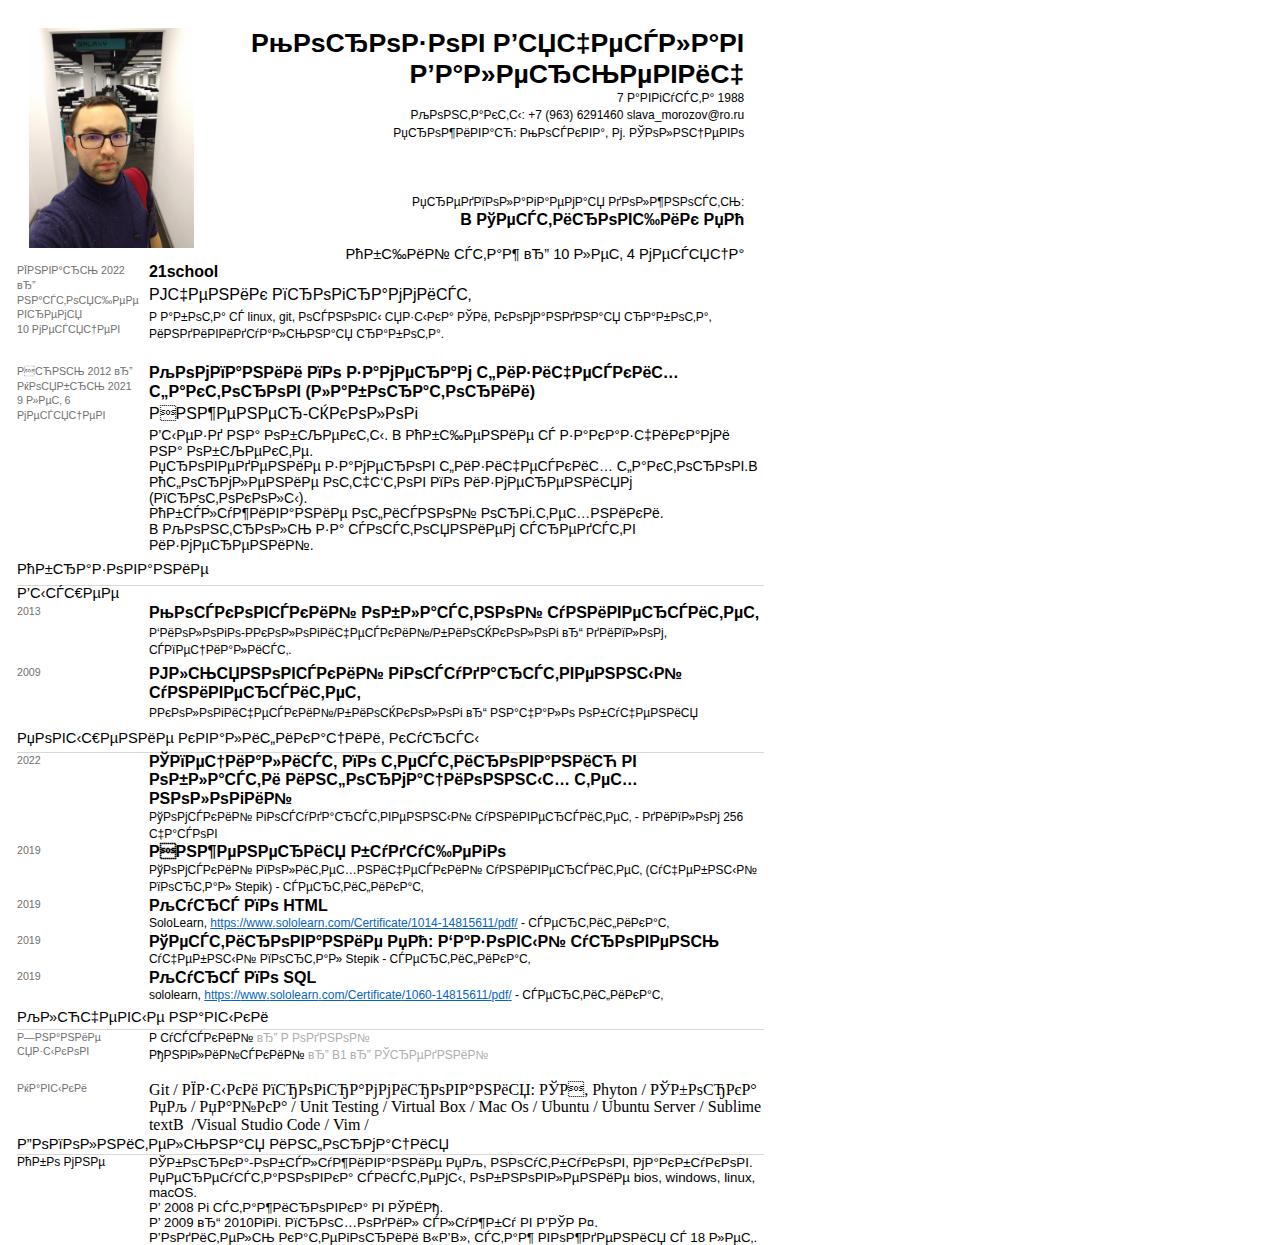
<file: index.htm>
<html xmlns:v="urn:schemas-microsoft-com:vml"
xmlns:o="urn:schemas-microsoft-com:office:office"
xmlns:w="urn:schemas-microsoft-com:office:word"
xmlns:m="http://schemas.microsoft.com/office/2004/12/omml"
xmlns="http://www.w3.org/TR/REC-html40">

<head>
<meta http-equiv=Content-Type content="text/html; charset=windows-1251">
<meta name=ProgId content=Word.Document>
<meta name=Generator content="Microsoft Word 15">
<meta name=Originator content="Microsoft Word 15">
<link rel=File-List href="Морозов_В_В_QA-1.files/filelist.xml">
<link rel=Edit-Time-Data href="Морозов_В_В_QA-1.files/editdata.mso">
<!--[if !mso]>
<style>
v\:* {behavior:url(#default#VML);}
o\:* {behavior:url(#default#VML);}
w\:* {behavior:url(#default#VML);}
.shape {behavior:url(#default#VML);}
</style>
<![endif]--><!--[if gte mso 9]><xml>
 <o:DocumentProperties>
  <o:Author>Пользователь Windows</o:Author>
  <o:LastAuthor>Пользователь Windows</o:LastAuthor>
  <o:Revision>2</o:Revision>
  <o:TotalTime>26</o:TotalTime>
  <o:LastPrinted>2022-10-19T08:52:00Z</o:LastPrinted>
  <o:Created>2022-10-19T08:54:00Z</o:Created>
  <o:LastSaved>2022-10-19T08:54:00Z</o:LastSaved>
  <o:Pages>1</o:Pages>
  <o:Words>308</o:Words>
  <o:Characters>1761</o:Characters>
  <o:Lines>14</o:Lines>
  <o:Paragraphs>4</o:Paragraphs>
  <o:CharactersWithSpaces>2065</o:CharactersWithSpaces>
  <o:Version>16.00</o:Version>
 </o:DocumentProperties>
 <o:OfficeDocumentSettings>
  <o:AllowPNG/>
 </o:OfficeDocumentSettings>
</xml><![endif]-->
<link rel=dataStoreItem href="Морозов_В_В_QA-1.files/item0001.xml"
target="Морозов_В_В_QA-1.files/props002.xml">
<link rel=themeData href="Морозов_В_В_QA-1.files/themedata.thmx">
<link rel=colorSchemeMapping
href="Морозов_В_В_QA-1.files/colorschememapping.xml">
<!--[if gte mso 9]><xml>
 <w:WordDocument>
  <w:SpellingState>Clean</w:SpellingState>
  <w:GrammarState>Clean</w:GrammarState>
  <w:TrackMoves>false</w:TrackMoves>
  <w:TrackFormatting/>
  <w:PunctuationKerning/>
  <w:DrawingGridHorizontalSpacing>6 пт</w:DrawingGridHorizontalSpacing>
  <w:DrawingGridVerticalSpacing>6 пт</w:DrawingGridVerticalSpacing>
  <w:DisplayHorizontalDrawingGridEvery>0</w:DisplayHorizontalDrawingGridEvery>
  <w:DisplayVerticalDrawingGridEvery>3</w:DisplayVerticalDrawingGridEvery>
  <w:UseMarginsForDrawingGridOrigin/>
  <w:ValidateAgainstSchemas>false</w:ValidateAgainstSchemas>
  <w:SaveIfXMLInvalid>false</w:SaveIfXMLInvalid>
  <w:IgnoreMixedContent>false</w:IgnoreMixedContent>
  <w:AlwaysShowPlaceholderText>false</w:AlwaysShowPlaceholderText>
  <w:DoNotUnderlineInvalidXML/>
  <w:DoNotPromoteQF/>
  <w:LidThemeOther>RU</w:LidThemeOther>
  <w:LidThemeAsian>X-NONE</w:LidThemeAsian>
  <w:LidThemeComplexScript>X-NONE</w:LidThemeComplexScript>
  <w:DoNotShadeFormData/>
  <w:Compatibility>
   <w:SpaceForUL/>
   <w:BalanceSingleByteDoubleByteWidth/>
   <w:DoNotLeaveBackslashAlone/>
   <w:ULTrailSpace/>
   <w:DoNotExpandShiftReturn/>
   <w:AdjustLineHeightInTable/>
   <w:BreakWrappedTables/>
   <w:SnapToGridInCell/>
   <w:WrapTextWithPunct/>
   <w:UseAsianBreakRules/>
   <w:DontGrowAutofit/>
   <w:SplitPgBreakAndParaMark/>
   <w:EnableOpenTypeKerning/>
   <w:DontFlipMirrorIndents/>
   <w:OverrideTableStyleHps/>
   <w:UseFELayout/>
  </w:Compatibility>
  <m:mathPr>
   <m:mathFont m:val="Cambria Math"/>
   <m:brkBin m:val="before"/>
   <m:brkBinSub m:val="&#45;-"/>
   <m:smallFrac m:val="off"/>
   <m:dispDef/>
   <m:lMargin m:val="0"/>
   <m:rMargin m:val="0"/>
   <m:defJc m:val="centerGroup"/>
   <m:wrapIndent m:val="1440"/>
   <m:intLim m:val="subSup"/>
   <m:naryLim m:val="undOvr"/>
  </m:mathPr></w:WordDocument>
</xml><![endif]--><!--[if gte mso 9]><xml>
 <w:LatentStyles DefLockedState="false" DefUnhideWhenUsed="false"
  DefSemiHidden="false" DefQFormat="false" DefPriority="99"
  LatentStyleCount="371">
  <w:LsdException Locked="false" Priority="0" QFormat="true" Name="Normal"/>
  <w:LsdException Locked="false" Priority="9" QFormat="true" Name="heading 1"/>
  <w:LsdException Locked="false" Priority="9" SemiHidden="true"
   UnhideWhenUsed="true" QFormat="true" Name="heading 2"/>
  <w:LsdException Locked="false" Priority="9" SemiHidden="true"
   UnhideWhenUsed="true" QFormat="true" Name="heading 3"/>
  <w:LsdException Locked="false" Priority="9" SemiHidden="true"
   UnhideWhenUsed="true" QFormat="true" Name="heading 4"/>
  <w:LsdException Locked="false" Priority="9" SemiHidden="true"
   UnhideWhenUsed="true" QFormat="true" Name="heading 5"/>
  <w:LsdException Locked="false" Priority="9" SemiHidden="true"
   UnhideWhenUsed="true" QFormat="true" Name="heading 6"/>
  <w:LsdException Locked="false" Priority="9" SemiHidden="true"
   UnhideWhenUsed="true" QFormat="true" Name="heading 7"/>
  <w:LsdException Locked="false" Priority="9" SemiHidden="true"
   UnhideWhenUsed="true" QFormat="true" Name="heading 8"/>
  <w:LsdException Locked="false" Priority="9" SemiHidden="true"
   UnhideWhenUsed="true" QFormat="true" Name="heading 9"/>
  <w:LsdException Locked="false" SemiHidden="true" UnhideWhenUsed="true"
   Name="index 1"/>
  <w:LsdException Locked="false" SemiHidden="true" UnhideWhenUsed="true"
   Name="index 2"/>
  <w:LsdException Locked="false" SemiHidden="true" UnhideWhenUsed="true"
   Name="index 3"/>
  <w:LsdException Locked="false" SemiHidden="true" UnhideWhenUsed="true"
   Name="index 4"/>
  <w:LsdException Locked="false" SemiHidden="true" UnhideWhenUsed="true"
   Name="index 5"/>
  <w:LsdException Locked="false" SemiHidden="true" UnhideWhenUsed="true"
   Name="index 6"/>
  <w:LsdException Locked="false" SemiHidden="true" UnhideWhenUsed="true"
   Name="index 7"/>
  <w:LsdException Locked="false" SemiHidden="true" UnhideWhenUsed="true"
   Name="index 8"/>
  <w:LsdException Locked="false" SemiHidden="true" UnhideWhenUsed="true"
   Name="index 9"/>
  <w:LsdException Locked="false" Priority="39" SemiHidden="true"
   UnhideWhenUsed="true" Name="toc 1"/>
  <w:LsdException Locked="false" Priority="39" SemiHidden="true"
   UnhideWhenUsed="true" Name="toc 2"/>
  <w:LsdException Locked="false" Priority="39" SemiHidden="true"
   UnhideWhenUsed="true" Name="toc 3"/>
  <w:LsdException Locked="false" Priority="39" SemiHidden="true"
   UnhideWhenUsed="true" Name="toc 4"/>
  <w:LsdException Locked="false" Priority="39" SemiHidden="true"
   UnhideWhenUsed="true" Name="toc 5"/>
  <w:LsdException Locked="false" Priority="39" SemiHidden="true"
   UnhideWhenUsed="true" Name="toc 6"/>
  <w:LsdException Locked="false" Priority="39" SemiHidden="true"
   UnhideWhenUsed="true" Name="toc 7"/>
  <w:LsdException Locked="false" Priority="39" SemiHidden="true"
   UnhideWhenUsed="true" Name="toc 8"/>
  <w:LsdException Locked="false" Priority="39" SemiHidden="true"
   UnhideWhenUsed="true" Name="toc 9"/>
  <w:LsdException Locked="false" SemiHidden="true" UnhideWhenUsed="true"
   Name="Normal Indent"/>
  <w:LsdException Locked="false" SemiHidden="true" UnhideWhenUsed="true"
   Name="footnote text"/>
  <w:LsdException Locked="false" SemiHidden="true" UnhideWhenUsed="true"
   Name="annotation text"/>
  <w:LsdException Locked="false" SemiHidden="true" UnhideWhenUsed="true"
   Name="header"/>
  <w:LsdException Locked="false" SemiHidden="true" UnhideWhenUsed="true"
   Name="footer"/>
  <w:LsdException Locked="false" SemiHidden="true" UnhideWhenUsed="true"
   Name="index heading"/>
  <w:LsdException Locked="false" Priority="35" SemiHidden="true"
   UnhideWhenUsed="true" QFormat="true" Name="caption"/>
  <w:LsdException Locked="false" SemiHidden="true" UnhideWhenUsed="true"
   Name="table of figures"/>
  <w:LsdException Locked="false" SemiHidden="true" UnhideWhenUsed="true"
   Name="envelope address"/>
  <w:LsdException Locked="false" SemiHidden="true" UnhideWhenUsed="true"
   Name="envelope return"/>
  <w:LsdException Locked="false" SemiHidden="true" UnhideWhenUsed="true"
   Name="footnote reference"/>
  <w:LsdException Locked="false" SemiHidden="true" UnhideWhenUsed="true"
   Name="annotation reference"/>
  <w:LsdException Locked="false" SemiHidden="true" UnhideWhenUsed="true"
   Name="line number"/>
  <w:LsdException Locked="false" SemiHidden="true" UnhideWhenUsed="true"
   Name="page number"/>
  <w:LsdException Locked="false" SemiHidden="true" UnhideWhenUsed="true"
   Name="endnote reference"/>
  <w:LsdException Locked="false" SemiHidden="true" UnhideWhenUsed="true"
   Name="endnote text"/>
  <w:LsdException Locked="false" SemiHidden="true" UnhideWhenUsed="true"
   Name="table of authorities"/>
  <w:LsdException Locked="false" SemiHidden="true" UnhideWhenUsed="true"
   Name="macro"/>
  <w:LsdException Locked="false" SemiHidden="true" UnhideWhenUsed="true"
   Name="toa heading"/>
  <w:LsdException Locked="false" SemiHidden="true" UnhideWhenUsed="true"
   Name="List"/>
  <w:LsdException Locked="false" SemiHidden="true" UnhideWhenUsed="true"
   Name="List Bullet"/>
  <w:LsdException Locked="false" SemiHidden="true" UnhideWhenUsed="true"
   Name="List Number"/>
  <w:LsdException Locked="false" SemiHidden="true" UnhideWhenUsed="true"
   Name="List 2"/>
  <w:LsdException Locked="false" SemiHidden="true" UnhideWhenUsed="true"
   Name="List 3"/>
  <w:LsdException Locked="false" SemiHidden="true" UnhideWhenUsed="true"
   Name="List 4"/>
  <w:LsdException Locked="false" SemiHidden="true" UnhideWhenUsed="true"
   Name="List 5"/>
  <w:LsdException Locked="false" SemiHidden="true" UnhideWhenUsed="true"
   Name="List Bullet 2"/>
  <w:LsdException Locked="false" SemiHidden="true" UnhideWhenUsed="true"
   Name="List Bullet 3"/>
  <w:LsdException Locked="false" SemiHidden="true" UnhideWhenUsed="true"
   Name="List Bullet 4"/>
  <w:LsdException Locked="false" SemiHidden="true" UnhideWhenUsed="true"
   Name="List Bullet 5"/>
  <w:LsdException Locked="false" SemiHidden="true" UnhideWhenUsed="true"
   Name="List Number 2"/>
  <w:LsdException Locked="false" SemiHidden="true" UnhideWhenUsed="true"
   Name="List Number 3"/>
  <w:LsdException Locked="false" SemiHidden="true" UnhideWhenUsed="true"
   Name="List Number 4"/>
  <w:LsdException Locked="false" SemiHidden="true" UnhideWhenUsed="true"
   Name="List Number 5"/>
  <w:LsdException Locked="false" Priority="10" QFormat="true" Name="Title"/>
  <w:LsdException Locked="false" SemiHidden="true" UnhideWhenUsed="true"
   Name="Closing"/>
  <w:LsdException Locked="false" SemiHidden="true" UnhideWhenUsed="true"
   Name="Signature"/>
  <w:LsdException Locked="false" Priority="1" SemiHidden="true"
   UnhideWhenUsed="true" Name="Default Paragraph Font"/>
  <w:LsdException Locked="false" SemiHidden="true" UnhideWhenUsed="true"
   Name="Body Text"/>
  <w:LsdException Locked="false" SemiHidden="true" UnhideWhenUsed="true"
   Name="Body Text Indent"/>
  <w:LsdException Locked="false" SemiHidden="true" UnhideWhenUsed="true"
   Name="List Continue"/>
  <w:LsdException Locked="false" SemiHidden="true" UnhideWhenUsed="true"
   Name="List Continue 2"/>
  <w:LsdException Locked="false" SemiHidden="true" UnhideWhenUsed="true"
   Name="List Continue 3"/>
  <w:LsdException Locked="false" SemiHidden="true" UnhideWhenUsed="true"
   Name="List Continue 4"/>
  <w:LsdException Locked="false" SemiHidden="true" UnhideWhenUsed="true"
   Name="List Continue 5"/>
  <w:LsdException Locked="false" SemiHidden="true" UnhideWhenUsed="true"
   Name="Message Header"/>
  <w:LsdException Locked="false" Priority="11" QFormat="true" Name="Subtitle"/>
  <w:LsdException Locked="false" SemiHidden="true" UnhideWhenUsed="true"
   Name="Salutation"/>
  <w:LsdException Locked="false" SemiHidden="true" UnhideWhenUsed="true"
   Name="Date"/>
  <w:LsdException Locked="false" SemiHidden="true" UnhideWhenUsed="true"
   Name="Body Text First Indent"/>
  <w:LsdException Locked="false" SemiHidden="true" UnhideWhenUsed="true"
   Name="Body Text First Indent 2"/>
  <w:LsdException Locked="false" SemiHidden="true" UnhideWhenUsed="true"
   Name="Note Heading"/>
  <w:LsdException Locked="false" SemiHidden="true" UnhideWhenUsed="true"
   Name="Body Text 2"/>
  <w:LsdException Locked="false" SemiHidden="true" UnhideWhenUsed="true"
   Name="Body Text 3"/>
  <w:LsdException Locked="false" SemiHidden="true" UnhideWhenUsed="true"
   Name="Body Text Indent 2"/>
  <w:LsdException Locked="false" SemiHidden="true" UnhideWhenUsed="true"
   Name="Body Text Indent 3"/>
  <w:LsdException Locked="false" SemiHidden="true" UnhideWhenUsed="true"
   Name="Block Text"/>
  <w:LsdException Locked="false" SemiHidden="true" UnhideWhenUsed="true"
   Name="Hyperlink"/>
  <w:LsdException Locked="false" SemiHidden="true" UnhideWhenUsed="true"
   Name="FollowedHyperlink"/>
  <w:LsdException Locked="false" Priority="22" QFormat="true" Name="Strong"/>
  <w:LsdException Locked="false" Priority="20" QFormat="true" Name="Emphasis"/>
  <w:LsdException Locked="false" SemiHidden="true" UnhideWhenUsed="true"
   Name="Document Map"/>
  <w:LsdException Locked="false" SemiHidden="true" UnhideWhenUsed="true"
   Name="Plain Text"/>
  <w:LsdException Locked="false" SemiHidden="true" UnhideWhenUsed="true"
   Name="E-mail Signature"/>
  <w:LsdException Locked="false" SemiHidden="true" UnhideWhenUsed="true"
   Name="HTML Top of Form"/>
  <w:LsdException Locked="false" SemiHidden="true" UnhideWhenUsed="true"
   Name="HTML Bottom of Form"/>
  <w:LsdException Locked="false" SemiHidden="true" UnhideWhenUsed="true"
   Name="Normal (Web)"/>
  <w:LsdException Locked="false" SemiHidden="true" UnhideWhenUsed="true"
   Name="HTML Acronym"/>
  <w:LsdException Locked="false" SemiHidden="true" UnhideWhenUsed="true"
   Name="HTML Address"/>
  <w:LsdException Locked="false" SemiHidden="true" UnhideWhenUsed="true"
   Name="HTML Cite"/>
  <w:LsdException Locked="false" SemiHidden="true" UnhideWhenUsed="true"
   Name="HTML Code"/>
  <w:LsdException Locked="false" SemiHidden="true" UnhideWhenUsed="true"
   Name="HTML Definition"/>
  <w:LsdException Locked="false" SemiHidden="true" UnhideWhenUsed="true"
   Name="HTML Keyboard"/>
  <w:LsdException Locked="false" SemiHidden="true" UnhideWhenUsed="true"
   Name="HTML Preformatted"/>
  <w:LsdException Locked="false" SemiHidden="true" UnhideWhenUsed="true"
   Name="HTML Sample"/>
  <w:LsdException Locked="false" SemiHidden="true" UnhideWhenUsed="true"
   Name="HTML Typewriter"/>
  <w:LsdException Locked="false" SemiHidden="true" UnhideWhenUsed="true"
   Name="HTML Variable"/>
  <w:LsdException Locked="false" SemiHidden="true" UnhideWhenUsed="true"
   Name="Normal Table"/>
  <w:LsdException Locked="false" SemiHidden="true" UnhideWhenUsed="true"
   Name="annotation subject"/>
  <w:LsdException Locked="false" SemiHidden="true" UnhideWhenUsed="true"
   Name="No List"/>
  <w:LsdException Locked="false" SemiHidden="true" UnhideWhenUsed="true"
   Name="Outline List 1"/>
  <w:LsdException Locked="false" SemiHidden="true" UnhideWhenUsed="true"
   Name="Outline List 2"/>
  <w:LsdException Locked="false" SemiHidden="true" UnhideWhenUsed="true"
   Name="Outline List 3"/>
  <w:LsdException Locked="false" SemiHidden="true" UnhideWhenUsed="true"
   Name="Table Simple 1"/>
  <w:LsdException Locked="false" SemiHidden="true" UnhideWhenUsed="true"
   Name="Table Simple 2"/>
  <w:LsdException Locked="false" SemiHidden="true" UnhideWhenUsed="true"
   Name="Table Simple 3"/>
  <w:LsdException Locked="false" SemiHidden="true" UnhideWhenUsed="true"
   Name="Table Classic 1"/>
  <w:LsdException Locked="false" SemiHidden="true" UnhideWhenUsed="true"
   Name="Table Classic 2"/>
  <w:LsdException Locked="false" SemiHidden="true" UnhideWhenUsed="true"
   Name="Table Classic 3"/>
  <w:LsdException Locked="false" SemiHidden="true" UnhideWhenUsed="true"
   Name="Table Classic 4"/>
  <w:LsdException Locked="false" SemiHidden="true" UnhideWhenUsed="true"
   Name="Table Colorful 1"/>
  <w:LsdException Locked="false" SemiHidden="true" UnhideWhenUsed="true"
   Name="Table Colorful 2"/>
  <w:LsdException Locked="false" SemiHidden="true" UnhideWhenUsed="true"
   Name="Table Colorful 3"/>
  <w:LsdException Locked="false" SemiHidden="true" UnhideWhenUsed="true"
   Name="Table Columns 1"/>
  <w:LsdException Locked="false" SemiHidden="true" UnhideWhenUsed="true"
   Name="Table Columns 2"/>
  <w:LsdException Locked="false" SemiHidden="true" UnhideWhenUsed="true"
   Name="Table Columns 3"/>
  <w:LsdException Locked="false" SemiHidden="true" UnhideWhenUsed="true"
   Name="Table Columns 4"/>
  <w:LsdException Locked="false" SemiHidden="true" UnhideWhenUsed="true"
   Name="Table Columns 5"/>
  <w:LsdException Locked="false" SemiHidden="true" UnhideWhenUsed="true"
   Name="Table Grid 1"/>
  <w:LsdException Locked="false" SemiHidden="true" UnhideWhenUsed="true"
   Name="Table Grid 2"/>
  <w:LsdException Locked="false" SemiHidden="true" UnhideWhenUsed="true"
   Name="Table Grid 3"/>
  <w:LsdException Locked="false" SemiHidden="true" UnhideWhenUsed="true"
   Name="Table Grid 4"/>
  <w:LsdException Locked="false" SemiHidden="true" UnhideWhenUsed="true"
   Name="Table Grid 5"/>
  <w:LsdException Locked="false" SemiHidden="true" UnhideWhenUsed="true"
   Name="Table Grid 6"/>
  <w:LsdException Locked="false" SemiHidden="true" UnhideWhenUsed="true"
   Name="Table Grid 7"/>
  <w:LsdException Locked="false" SemiHidden="true" UnhideWhenUsed="true"
   Name="Table Grid 8"/>
  <w:LsdException Locked="false" SemiHidden="true" UnhideWhenUsed="true"
   Name="Table List 1"/>
  <w:LsdException Locked="false" SemiHidden="true" UnhideWhenUsed="true"
   Name="Table List 2"/>
  <w:LsdException Locked="false" SemiHidden="true" UnhideWhenUsed="true"
   Name="Table List 3"/>
  <w:LsdException Locked="false" SemiHidden="true" UnhideWhenUsed="true"
   Name="Table List 4"/>
  <w:LsdException Locked="false" SemiHidden="true" UnhideWhenUsed="true"
   Name="Table List 5"/>
  <w:LsdException Locked="false" SemiHidden="true" UnhideWhenUsed="true"
   Name="Table List 6"/>
  <w:LsdException Locked="false" SemiHidden="true" UnhideWhenUsed="true"
   Name="Table List 7"/>
  <w:LsdException Locked="false" SemiHidden="true" UnhideWhenUsed="true"
   Name="Table List 8"/>
  <w:LsdException Locked="false" SemiHidden="true" UnhideWhenUsed="true"
   Name="Table 3D effects 1"/>
  <w:LsdException Locked="false" SemiHidden="true" UnhideWhenUsed="true"
   Name="Table 3D effects 2"/>
  <w:LsdException Locked="false" SemiHidden="true" UnhideWhenUsed="true"
   Name="Table 3D effects 3"/>
  <w:LsdException Locked="false" SemiHidden="true" UnhideWhenUsed="true"
   Name="Table Contemporary"/>
  <w:LsdException Locked="false" SemiHidden="true" UnhideWhenUsed="true"
   Name="Table Elegant"/>
  <w:LsdException Locked="false" SemiHidden="true" UnhideWhenUsed="true"
   Name="Table Professional"/>
  <w:LsdException Locked="false" SemiHidden="true" UnhideWhenUsed="true"
   Name="Table Subtle 1"/>
  <w:LsdException Locked="false" SemiHidden="true" UnhideWhenUsed="true"
   Name="Table Subtle 2"/>
  <w:LsdException Locked="false" SemiHidden="true" UnhideWhenUsed="true"
   Name="Table Web 1"/>
  <w:LsdException Locked="false" SemiHidden="true" UnhideWhenUsed="true"
   Name="Table Web 2"/>
  <w:LsdException Locked="false" SemiHidden="true" UnhideWhenUsed="true"
   Name="Table Web 3"/>
  <w:LsdException Locked="false" SemiHidden="true" UnhideWhenUsed="true"
   Name="Balloon Text"/>
  <w:LsdException Locked="false" Priority="39" Name="Table Grid"/>
  <w:LsdException Locked="false" SemiHidden="true" UnhideWhenUsed="true"
   Name="Table Theme"/>
  <w:LsdException Locked="false" SemiHidden="true" Name="Placeholder Text"/>
  <w:LsdException Locked="false" Priority="1" QFormat="true" Name="No Spacing"/>
  <w:LsdException Locked="false" Priority="60" Name="Light Shading"/>
  <w:LsdException Locked="false" Priority="61" Name="Light List"/>
  <w:LsdException Locked="false" Priority="62" Name="Light Grid"/>
  <w:LsdException Locked="false" Priority="63" Name="Medium Shading 1"/>
  <w:LsdException Locked="false" Priority="64" Name="Medium Shading 2"/>
  <w:LsdException Locked="false" Priority="65" Name="Medium List 1"/>
  <w:LsdException Locked="false" Priority="66" Name="Medium List 2"/>
  <w:LsdException Locked="false" Priority="67" Name="Medium Grid 1"/>
  <w:LsdException Locked="false" Priority="68" Name="Medium Grid 2"/>
  <w:LsdException Locked="false" Priority="69" Name="Medium Grid 3"/>
  <w:LsdException Locked="false" Priority="70" Name="Dark List"/>
  <w:LsdException Locked="false" Priority="71" Name="Colorful Shading"/>
  <w:LsdException Locked="false" Priority="72" Name="Colorful List"/>
  <w:LsdException Locked="false" Priority="73" Name="Colorful Grid"/>
  <w:LsdException Locked="false" Priority="60" Name="Light Shading Accent 1"/>
  <w:LsdException Locked="false" Priority="61" Name="Light List Accent 1"/>
  <w:LsdException Locked="false" Priority="62" Name="Light Grid Accent 1"/>
  <w:LsdException Locked="false" Priority="63" Name="Medium Shading 1 Accent 1"/>
  <w:LsdException Locked="false" Priority="64" Name="Medium Shading 2 Accent 1"/>
  <w:LsdException Locked="false" Priority="65" Name="Medium List 1 Accent 1"/>
  <w:LsdException Locked="false" SemiHidden="true" Name="Revision"/>
  <w:LsdException Locked="false" Priority="34" QFormat="true"
   Name="List Paragraph"/>
  <w:LsdException Locked="false" Priority="29" QFormat="true" Name="Quote"/>
  <w:LsdException Locked="false" Priority="30" QFormat="true"
   Name="Intense Quote"/>
  <w:LsdException Locked="false" Priority="66" Name="Medium List 2 Accent 1"/>
  <w:LsdException Locked="false" Priority="67" Name="Medium Grid 1 Accent 1"/>
  <w:LsdException Locked="false" Priority="68" Name="Medium Grid 2 Accent 1"/>
  <w:LsdException Locked="false" Priority="69" Name="Medium Grid 3 Accent 1"/>
  <w:LsdException Locked="false" Priority="70" Name="Dark List Accent 1"/>
  <w:LsdException Locked="false" Priority="71" Name="Colorful Shading Accent 1"/>
  <w:LsdException Locked="false" Priority="72" Name="Colorful List Accent 1"/>
  <w:LsdException Locked="false" Priority="73" Name="Colorful Grid Accent 1"/>
  <w:LsdException Locked="false" Priority="60" Name="Light Shading Accent 2"/>
  <w:LsdException Locked="false" Priority="61" Name="Light List Accent 2"/>
  <w:LsdException Locked="false" Priority="62" Name="Light Grid Accent 2"/>
  <w:LsdException Locked="false" Priority="63" Name="Medium Shading 1 Accent 2"/>
  <w:LsdException Locked="false" Priority="64" Name="Medium Shading 2 Accent 2"/>
  <w:LsdException Locked="false" Priority="65" Name="Medium List 1 Accent 2"/>
  <w:LsdException Locked="false" Priority="66" Name="Medium List 2 Accent 2"/>
  <w:LsdException Locked="false" Priority="67" Name="Medium Grid 1 Accent 2"/>
  <w:LsdException Locked="false" Priority="68" Name="Medium Grid 2 Accent 2"/>
  <w:LsdException Locked="false" Priority="69" Name="Medium Grid 3 Accent 2"/>
  <w:LsdException Locked="false" Priority="70" Name="Dark List Accent 2"/>
  <w:LsdException Locked="false" Priority="71" Name="Colorful Shading Accent 2"/>
  <w:LsdException Locked="false" Priority="72" Name="Colorful List Accent 2"/>
  <w:LsdException Locked="false" Priority="73" Name="Colorful Grid Accent 2"/>
  <w:LsdException Locked="false" Priority="60" Name="Light Shading Accent 3"/>
  <w:LsdException Locked="false" Priority="61" Name="Light List Accent 3"/>
  <w:LsdException Locked="false" Priority="62" Name="Light Grid Accent 3"/>
  <w:LsdException Locked="false" Priority="63" Name="Medium Shading 1 Accent 3"/>
  <w:LsdException Locked="false" Priority="64" Name="Medium Shading 2 Accent 3"/>
  <w:LsdException Locked="false" Priority="65" Name="Medium List 1 Accent 3"/>
  <w:LsdException Locked="false" Priority="66" Name="Medium List 2 Accent 3"/>
  <w:LsdException Locked="false" Priority="67" Name="Medium Grid 1 Accent 3"/>
  <w:LsdException Locked="false" Priority="68" Name="Medium Grid 2 Accent 3"/>
  <w:LsdException Locked="false" Priority="69" Name="Medium Grid 3 Accent 3"/>
  <w:LsdException Locked="false" Priority="70" Name="Dark List Accent 3"/>
  <w:LsdException Locked="false" Priority="71" Name="Colorful Shading Accent 3"/>
  <w:LsdException Locked="false" Priority="72" Name="Colorful List Accent 3"/>
  <w:LsdException Locked="false" Priority="73" Name="Colorful Grid Accent 3"/>
  <w:LsdException Locked="false" Priority="60" Name="Light Shading Accent 4"/>
  <w:LsdException Locked="false" Priority="61" Name="Light List Accent 4"/>
  <w:LsdException Locked="false" Priority="62" Name="Light Grid Accent 4"/>
  <w:LsdException Locked="false" Priority="63" Name="Medium Shading 1 Accent 4"/>
  <w:LsdException Locked="false" Priority="64" Name="Medium Shading 2 Accent 4"/>
  <w:LsdException Locked="false" Priority="65" Name="Medium List 1 Accent 4"/>
  <w:LsdException Locked="false" Priority="66" Name="Medium List 2 Accent 4"/>
  <w:LsdException Locked="false" Priority="67" Name="Medium Grid 1 Accent 4"/>
  <w:LsdException Locked="false" Priority="68" Name="Medium Grid 2 Accent 4"/>
  <w:LsdException Locked="false" Priority="69" Name="Medium Grid 3 Accent 4"/>
  <w:LsdException Locked="false" Priority="70" Name="Dark List Accent 4"/>
  <w:LsdException Locked="false" Priority="71" Name="Colorful Shading Accent 4"/>
  <w:LsdException Locked="false" Priority="72" Name="Colorful List Accent 4"/>
  <w:LsdException Locked="false" Priority="73" Name="Colorful Grid Accent 4"/>
  <w:LsdException Locked="false" Priority="60" Name="Light Shading Accent 5"/>
  <w:LsdException Locked="false" Priority="61" Name="Light List Accent 5"/>
  <w:LsdException Locked="false" Priority="62" Name="Light Grid Accent 5"/>
  <w:LsdException Locked="false" Priority="63" Name="Medium Shading 1 Accent 5"/>
  <w:LsdException Locked="false" Priority="64" Name="Medium Shading 2 Accent 5"/>
  <w:LsdException Locked="false" Priority="65" Name="Medium List 1 Accent 5"/>
  <w:LsdException Locked="false" Priority="66" Name="Medium List 2 Accent 5"/>
  <w:LsdException Locked="false" Priority="67" Name="Medium Grid 1 Accent 5"/>
  <w:LsdException Locked="false" Priority="68" Name="Medium Grid 2 Accent 5"/>
  <w:LsdException Locked="false" Priority="69" Name="Medium Grid 3 Accent 5"/>
  <w:LsdException Locked="false" Priority="70" Name="Dark List Accent 5"/>
  <w:LsdException Locked="false" Priority="71" Name="Colorful Shading Accent 5"/>
  <w:LsdException Locked="false" Priority="72" Name="Colorful List Accent 5"/>
  <w:LsdException Locked="false" Priority="73" Name="Colorful Grid Accent 5"/>
  <w:LsdException Locked="false" Priority="60" Name="Light Shading Accent 6"/>
  <w:LsdException Locked="false" Priority="61" Name="Light List Accent 6"/>
  <w:LsdException Locked="false" Priority="62" Name="Light Grid Accent 6"/>
  <w:LsdException Locked="false" Priority="63" Name="Medium Shading 1 Accent 6"/>
  <w:LsdException Locked="false" Priority="64" Name="Medium Shading 2 Accent 6"/>
  <w:LsdException Locked="false" Priority="65" Name="Medium List 1 Accent 6"/>
  <w:LsdException Locked="false" Priority="66" Name="Medium List 2 Accent 6"/>
  <w:LsdException Locked="false" Priority="67" Name="Medium Grid 1 Accent 6"/>
  <w:LsdException Locked="false" Priority="68" Name="Medium Grid 2 Accent 6"/>
  <w:LsdException Locked="false" Priority="69" Name="Medium Grid 3 Accent 6"/>
  <w:LsdException Locked="false" Priority="70" Name="Dark List Accent 6"/>
  <w:LsdException Locked="false" Priority="71" Name="Colorful Shading Accent 6"/>
  <w:LsdException Locked="false" Priority="72" Name="Colorful List Accent 6"/>
  <w:LsdException Locked="false" Priority="73" Name="Colorful Grid Accent 6"/>
  <w:LsdException Locked="false" Priority="19" QFormat="true"
   Name="Subtle Emphasis"/>
  <w:LsdException Locked="false" Priority="21" QFormat="true"
   Name="Intense Emphasis"/>
  <w:LsdException Locked="false" Priority="31" QFormat="true"
   Name="Subtle Reference"/>
  <w:LsdException Locked="false" Priority="32" QFormat="true"
   Name="Intense Reference"/>
  <w:LsdException Locked="false" Priority="33" QFormat="true" Name="Book Title"/>
  <w:LsdException Locked="false" Priority="37" SemiHidden="true"
   UnhideWhenUsed="true" Name="Bibliography"/>
  <w:LsdException Locked="false" Priority="39" SemiHidden="true"
   UnhideWhenUsed="true" QFormat="true" Name="TOC Heading"/>
  <w:LsdException Locked="false" Priority="41" Name="Plain Table 1"/>
  <w:LsdException Locked="false" Priority="42" Name="Plain Table 2"/>
  <w:LsdException Locked="false" Priority="43" Name="Plain Table 3"/>
  <w:LsdException Locked="false" Priority="44" Name="Plain Table 4"/>
  <w:LsdException Locked="false" Priority="45" Name="Plain Table 5"/>
  <w:LsdException Locked="false" Priority="40" Name="Grid Table Light"/>
  <w:LsdException Locked="false" Priority="46" Name="Grid Table 1 Light"/>
  <w:LsdException Locked="false" Priority="47" Name="Grid Table 2"/>
  <w:LsdException Locked="false" Priority="48" Name="Grid Table 3"/>
  <w:LsdException Locked="false" Priority="49" Name="Grid Table 4"/>
  <w:LsdException Locked="false" Priority="50" Name="Grid Table 5 Dark"/>
  <w:LsdException Locked="false" Priority="51" Name="Grid Table 6 Colorful"/>
  <w:LsdException Locked="false" Priority="52" Name="Grid Table 7 Colorful"/>
  <w:LsdException Locked="false" Priority="46"
   Name="Grid Table 1 Light Accent 1"/>
  <w:LsdException Locked="false" Priority="47" Name="Grid Table 2 Accent 1"/>
  <w:LsdException Locked="false" Priority="48" Name="Grid Table 3 Accent 1"/>
  <w:LsdException Locked="false" Priority="49" Name="Grid Table 4 Accent 1"/>
  <w:LsdException Locked="false" Priority="50" Name="Grid Table 5 Dark Accent 1"/>
  <w:LsdException Locked="false" Priority="51"
   Name="Grid Table 6 Colorful Accent 1"/>
  <w:LsdException Locked="false" Priority="52"
   Name="Grid Table 7 Colorful Accent 1"/>
  <w:LsdException Locked="false" Priority="46"
   Name="Grid Table 1 Light Accent 2"/>
  <w:LsdException Locked="false" Priority="47" Name="Grid Table 2 Accent 2"/>
  <w:LsdException Locked="false" Priority="48" Name="Grid Table 3 Accent 2"/>
  <w:LsdException Locked="false" Priority="49" Name="Grid Table 4 Accent 2"/>
  <w:LsdException Locked="false" Priority="50" Name="Grid Table 5 Dark Accent 2"/>
  <w:LsdException Locked="false" Priority="51"
   Name="Grid Table 6 Colorful Accent 2"/>
  <w:LsdException Locked="false" Priority="52"
   Name="Grid Table 7 Colorful Accent 2"/>
  <w:LsdException Locked="false" Priority="46"
   Name="Grid Table 1 Light Accent 3"/>
  <w:LsdException Locked="false" Priority="47" Name="Grid Table 2 Accent 3"/>
  <w:LsdException Locked="false" Priority="48" Name="Grid Table 3 Accent 3"/>
  <w:LsdException Locked="false" Priority="49" Name="Grid Table 4 Accent 3"/>
  <w:LsdException Locked="false" Priority="50" Name="Grid Table 5 Dark Accent 3"/>
  <w:LsdException Locked="false" Priority="51"
   Name="Grid Table 6 Colorful Accent 3"/>
  <w:LsdException Locked="false" Priority="52"
   Name="Grid Table 7 Colorful Accent 3"/>
  <w:LsdException Locked="false" Priority="46"
   Name="Grid Table 1 Light Accent 4"/>
  <w:LsdException Locked="false" Priority="47" Name="Grid Table 2 Accent 4"/>
  <w:LsdException Locked="false" Priority="48" Name="Grid Table 3 Accent 4"/>
  <w:LsdException Locked="false" Priority="49" Name="Grid Table 4 Accent 4"/>
  <w:LsdException Locked="false" Priority="50" Name="Grid Table 5 Dark Accent 4"/>
  <w:LsdException Locked="false" Priority="51"
   Name="Grid Table 6 Colorful Accent 4"/>
  <w:LsdException Locked="false" Priority="52"
   Name="Grid Table 7 Colorful Accent 4"/>
  <w:LsdException Locked="false" Priority="46"
   Name="Grid Table 1 Light Accent 5"/>
  <w:LsdException Locked="false" Priority="47" Name="Grid Table 2 Accent 5"/>
  <w:LsdException Locked="false" Priority="48" Name="Grid Table 3 Accent 5"/>
  <w:LsdException Locked="false" Priority="49" Name="Grid Table 4 Accent 5"/>
  <w:LsdException Locked="false" Priority="50" Name="Grid Table 5 Dark Accent 5"/>
  <w:LsdException Locked="false" Priority="51"
   Name="Grid Table 6 Colorful Accent 5"/>
  <w:LsdException Locked="false" Priority="52"
   Name="Grid Table 7 Colorful Accent 5"/>
  <w:LsdException Locked="false" Priority="46"
   Name="Grid Table 1 Light Accent 6"/>
  <w:LsdException Locked="false" Priority="47" Name="Grid Table 2 Accent 6"/>
  <w:LsdException Locked="false" Priority="48" Name="Grid Table 3 Accent 6"/>
  <w:LsdException Locked="false" Priority="49" Name="Grid Table 4 Accent 6"/>
  <w:LsdException Locked="false" Priority="50" Name="Grid Table 5 Dark Accent 6"/>
  <w:LsdException Locked="false" Priority="51"
   Name="Grid Table 6 Colorful Accent 6"/>
  <w:LsdException Locked="false" Priority="52"
   Name="Grid Table 7 Colorful Accent 6"/>
  <w:LsdException Locked="false" Priority="46" Name="List Table 1 Light"/>
  <w:LsdException Locked="false" Priority="47" Name="List Table 2"/>
  <w:LsdException Locked="false" Priority="48" Name="List Table 3"/>
  <w:LsdException Locked="false" Priority="49" Name="List Table 4"/>
  <w:LsdException Locked="false" Priority="50" Name="List Table 5 Dark"/>
  <w:LsdException Locked="false" Priority="51" Name="List Table 6 Colorful"/>
  <w:LsdException Locked="false" Priority="52" Name="List Table 7 Colorful"/>
  <w:LsdException Locked="false" Priority="46"
   Name="List Table 1 Light Accent 1"/>
  <w:LsdException Locked="false" Priority="47" Name="List Table 2 Accent 1"/>
  <w:LsdException Locked="false" Priority="48" Name="List Table 3 Accent 1"/>
  <w:LsdException Locked="false" Priority="49" Name="List Table 4 Accent 1"/>
  <w:LsdException Locked="false" Priority="50" Name="List Table 5 Dark Accent 1"/>
  <w:LsdException Locked="false" Priority="51"
   Name="List Table 6 Colorful Accent 1"/>
  <w:LsdException Locked="false" Priority="52"
   Name="List Table 7 Colorful Accent 1"/>
  <w:LsdException Locked="false" Priority="46"
   Name="List Table 1 Light Accent 2"/>
  <w:LsdException Locked="false" Priority="47" Name="List Table 2 Accent 2"/>
  <w:LsdException Locked="false" Priority="48" Name="List Table 3 Accent 2"/>
  <w:LsdException Locked="false" Priority="49" Name="List Table 4 Accent 2"/>
  <w:LsdException Locked="false" Priority="50" Name="List Table 5 Dark Accent 2"/>
  <w:LsdException Locked="false" Priority="51"
   Name="List Table 6 Colorful Accent 2"/>
  <w:LsdException Locked="false" Priority="52"
   Name="List Table 7 Colorful Accent 2"/>
  <w:LsdException Locked="false" Priority="46"
   Name="List Table 1 Light Accent 3"/>
  <w:LsdException Locked="false" Priority="47" Name="List Table 2 Accent 3"/>
  <w:LsdException Locked="false" Priority="48" Name="List Table 3 Accent 3"/>
  <w:LsdException Locked="false" Priority="49" Name="List Table 4 Accent 3"/>
  <w:LsdException Locked="false" Priority="50" Name="List Table 5 Dark Accent 3"/>
  <w:LsdException Locked="false" Priority="51"
   Name="List Table 6 Colorful Accent 3"/>
  <w:LsdException Locked="false" Priority="52"
   Name="List Table 7 Colorful Accent 3"/>
  <w:LsdException Locked="false" Priority="46"
   Name="List Table 1 Light Accent 4"/>
  <w:LsdException Locked="false" Priority="47" Name="List Table 2 Accent 4"/>
  <w:LsdException Locked="false" Priority="48" Name="List Table 3 Accent 4"/>
  <w:LsdException Locked="false" Priority="49" Name="List Table 4 Accent 4"/>
  <w:LsdException Locked="false" Priority="50" Name="List Table 5 Dark Accent 4"/>
  <w:LsdException Locked="false" Priority="51"
   Name="List Table 6 Colorful Accent 4"/>
  <w:LsdException Locked="false" Priority="52"
   Name="List Table 7 Colorful Accent 4"/>
  <w:LsdException Locked="false" Priority="46"
   Name="List Table 1 Light Accent 5"/>
  <w:LsdException Locked="false" Priority="47" Name="List Table 2 Accent 5"/>
  <w:LsdException Locked="false" Priority="48" Name="List Table 3 Accent 5"/>
  <w:LsdException Locked="false" Priority="49" Name="List Table 4 Accent 5"/>
  <w:LsdException Locked="false" Priority="50" Name="List Table 5 Dark Accent 5"/>
  <w:LsdException Locked="false" Priority="51"
   Name="List Table 6 Colorful Accent 5"/>
  <w:LsdException Locked="false" Priority="52"
   Name="List Table 7 Colorful Accent 5"/>
  <w:LsdException Locked="false" Priority="46"
   Name="List Table 1 Light Accent 6"/>
  <w:LsdException Locked="false" Priority="47" Name="List Table 2 Accent 6"/>
  <w:LsdException Locked="false" Priority="48" Name="List Table 3 Accent 6"/>
  <w:LsdException Locked="false" Priority="49" Name="List Table 4 Accent 6"/>
  <w:LsdException Locked="false" Priority="50" Name="List Table 5 Dark Accent 6"/>
  <w:LsdException Locked="false" Priority="51"
   Name="List Table 6 Colorful Accent 6"/>
  <w:LsdException Locked="false" Priority="52"
   Name="List Table 7 Colorful Accent 6"/>
 </w:LatentStyles>
</xml><![endif]-->
<style>
<!--
 /* Font Definitions */
 @font-face
	{font-family:"Cambria Math";
	panose-1:2 4 5 3 5 4 6 3 2 4;
	mso-font-charset:204;
	mso-generic-font-family:roman;
	mso-font-pitch:variable;
	mso-font-signature:-536869121 1107305727 33554432 0 415 0;}
@font-face
	{font-family:Calibri;
	panose-1:2 15 5 2 2 2 4 3 2 4;
	mso-font-charset:204;
	mso-generic-font-family:swiss;
	mso-font-pitch:variable;
	mso-font-signature:-469750017 -1073732485 9 0 511 0;}
@font-face
	{font-family:"Segoe UI";
	panose-1:2 11 5 2 4 2 4 2 2 3;
	mso-font-charset:204;
	mso-generic-font-family:swiss;
	mso-font-pitch:variable;
	mso-font-signature:-469750017 -1073683329 9 0 511 0;}
 /* Style Definitions */
 p.MsoNormal, li.MsoNormal, div.MsoNormal
	{mso-style-unhide:no;
	mso-style-qformat:yes;
	mso-style-parent:"";
	margin-top:0cm;
	margin-right:0cm;
	margin-bottom:8.0pt;
	margin-left:0cm;
	line-height:107%;
	mso-pagination:widow-orphan;
	font-size:11.0pt;
	font-family:"Calibri",sans-serif;
	mso-ascii-font-family:Calibri;
	mso-ascii-theme-font:minor-latin;
	mso-fareast-font-family:"Times New Roman";
	mso-fareast-theme-font:minor-fareast;
	mso-hansi-font-family:Calibri;
	mso-hansi-theme-font:minor-latin;
	mso-bidi-font-family:"Times New Roman";
	mso-bidi-theme-font:minor-bidi;}
p.MsoHeader, li.MsoHeader, div.MsoHeader
	{mso-style-priority:99;
	mso-style-link:"Верхний колонтитул Знак";
	margin-top:0cm;
	margin-right:0cm;
	margin-bottom:8.0pt;
	margin-left:0cm;
	line-height:107%;
	mso-pagination:widow-orphan;
	tab-stops:center 233.85pt right 467.75pt;
	font-size:11.0pt;
	font-family:"Calibri",sans-serif;
	mso-ascii-font-family:Calibri;
	mso-ascii-theme-font:minor-latin;
	mso-fareast-font-family:"Times New Roman";
	mso-fareast-theme-font:minor-fareast;
	mso-hansi-font-family:Calibri;
	mso-hansi-theme-font:minor-latin;
	mso-bidi-font-family:"Times New Roman";
	mso-bidi-theme-font:minor-bidi;}
p.MsoFooter, li.MsoFooter, div.MsoFooter
	{mso-style-priority:99;
	mso-style-link:"Нижний колонтитул Знак";
	margin-top:0cm;
	margin-right:0cm;
	margin-bottom:8.0pt;
	margin-left:0cm;
	line-height:107%;
	mso-pagination:widow-orphan;
	tab-stops:center 233.85pt right 467.75pt;
	font-size:11.0pt;
	font-family:"Calibri",sans-serif;
	mso-ascii-font-family:Calibri;
	mso-ascii-theme-font:minor-latin;
	mso-fareast-font-family:"Times New Roman";
	mso-fareast-theme-font:minor-fareast;
	mso-hansi-font-family:Calibri;
	mso-hansi-theme-font:minor-latin;
	mso-bidi-font-family:"Times New Roman";
	mso-bidi-theme-font:minor-bidi;}
a:link, span.MsoHyperlink
	{mso-style-priority:99;
	color:#0563C1;
	mso-themecolor:hyperlink;
	text-decoration:underline;
	text-underline:single;}
a:visited, span.MsoHyperlinkFollowed
	{mso-style-noshow:yes;
	mso-style-priority:99;
	color:#954F72;
	mso-themecolor:followedhyperlink;
	text-decoration:underline;
	text-underline:single;}
p.MsoAcetate, li.MsoAcetate, div.MsoAcetate
	{mso-style-noshow:yes;
	mso-style-priority:99;
	mso-style-link:"Текст выноски Знак";
	margin:0cm;
	margin-bottom:.0001pt;
	mso-pagination:widow-orphan;
	font-size:9.0pt;
	font-family:"Segoe UI",sans-serif;
	mso-fareast-font-family:"Times New Roman";
	mso-fareast-theme-font:minor-fareast;}
span.a
	{mso-style-name:"Верхний колонтитул Знак";
	mso-style-priority:99;
	mso-style-unhide:no;
	mso-style-locked:yes;
	mso-style-link:"Верхний колонтитул";}
span.a0
	{mso-style-name:"Нижний колонтитул Знак";
	mso-style-priority:99;
	mso-style-unhide:no;
	mso-style-locked:yes;
	mso-style-link:"Нижний колонтитул";}
span.a1
	{mso-style-name:"Текст выноски Знак";
	mso-style-noshow:yes;
	mso-style-priority:99;
	mso-style-unhide:no;
	mso-style-locked:yes;
	mso-style-link:"Текст выноски";
	mso-ansi-font-size:9.0pt;
	mso-bidi-font-size:9.0pt;
	font-family:"Segoe UI",sans-serif;
	mso-ascii-font-family:"Segoe UI";
	mso-hansi-font-family:"Segoe UI";
	mso-bidi-font-family:"Segoe UI";}
span.SpellE
	{mso-style-name:"";
	mso-spl-e:yes;}
span.GramE
	{mso-style-name:"";
	mso-gram-e:yes;}
.MsoChpDefault
	{mso-style-type:export-only;
	mso-default-props:yes;
	font-family:"Calibri",sans-serif;
	mso-ascii-font-family:Calibri;
	mso-ascii-theme-font:minor-latin;
	mso-fareast-font-family:"Times New Roman";
	mso-fareast-theme-font:minor-fareast;
	mso-hansi-font-family:Calibri;
	mso-hansi-theme-font:minor-latin;
	mso-bidi-font-family:"Times New Roman";
	mso-bidi-theme-font:minor-bidi;}
.MsoPapDefault
	{mso-style-type:export-only;
	margin-bottom:8.0pt;
	line-height:107%;}
 /* Page Definitions */
 @page
	{mso-page-border-surround-header:no;
	mso-page-border-surround-footer:no;
	mso-footnote-separator:url("Морозов_В_В_QA-1.files/header.htm") fs;
	mso-footnote-continuation-separator:url("Морозов_В_В_QA-1.files/header.htm") fcs;
	mso-endnote-separator:url("Морозов_В_В_QA-1.files/header.htm") es;
	mso-endnote-continuation-separator:url("Морозов_В_В_QA-1.files/header.htm") ecs;}
@page WordSection1
	{size:595.3pt 841.9pt;
	margin:35.45pt 2.0cm 2.0cm 2.0cm;
	mso-header-margin:36.0pt;
	mso-footer-margin:4.65pt;
	mso-title-page:yes;
	mso-first-header:url("Морозов_В_В_QA-1.files/header.htm") fh1;
	mso-paper-source:0;}
div.WordSection1
	{page:WordSection1;}
-->
</style>
<!--[if gte mso 10]>
<style>
 /* Style Definitions */
 table.MsoNormalTable
	{mso-style-name:"Обычная таблица";
	mso-tstyle-rowband-size:0;
	mso-tstyle-colband-size:0;
	mso-style-noshow:yes;
	mso-style-priority:99;
	mso-style-parent:"";
	mso-padding-alt:0cm 5.4pt 0cm 5.4pt;
	mso-para-margin-top:0cm;
	mso-para-margin-right:0cm;
	mso-para-margin-bottom:8.0pt;
	mso-para-margin-left:0cm;
	line-height:107%;
	mso-pagination:widow-orphan;
	font-size:11.0pt;
	font-family:"Calibri",sans-serif;
	mso-ascii-font-family:Calibri;
	mso-ascii-theme-font:minor-latin;
	mso-hansi-font-family:Calibri;
	mso-hansi-theme-font:minor-latin;
	mso-bidi-font-family:"Times New Roman";
	mso-bidi-theme-font:minor-bidi;}
</style>
<![endif]--><!--[if gte mso 9]><xml>
 <o:shapedefaults v:ext="edit" spidmax="2049"/>
</xml><![endif]--><!--[if gte mso 9]><xml>
 <o:shapelayout v:ext="edit">
  <o:idmap v:ext="edit" data="1"/>
 </o:shapelayout></xml><![endif]-->
</head>

<body lang=RU link="#0563C1" vlink="#954F72" style='tab-interval:36.0pt;
text-justify-trim:punctuation'>

<div class=WordSection1>

<table class=MsoNormalTable border=0 cellspacing=0 cellpadding=0 align=left
 width=747 style='width:559.95pt;border-collapse:collapse;mso-table-lspace:
 9.0pt;margin-left:6.75pt;mso-table-rspace:9.0pt;margin-right:6.75pt;
 mso-table-anchor-vertical:margin;mso-table-anchor-horizontal:margin;
 mso-table-left:left;mso-table-top:-89.25pt;mso-padding-alt:10.0pt 0cm 0cm 0cm'>
 <tr style='mso-yfti-irow:0;mso-yfti-firstrow:yes;height:153.05pt'>
  <td width=747 colspan=3 valign=top style='width:559.95pt;padding:10.0pt 0cm 0cm 0cm;
  height:153.05pt'>
  <p class=MsoNormal style='margin-top:5.0pt;margin-right:0cm;margin-bottom:
  0cm;margin-left:0cm;margin-bottom:.0001pt;line-height:normal;mso-pagination:
  none;mso-layout-grid-align:none;text-autospace:none;mso-element:frame;
  mso-element-frame-hspace:9.0pt;mso-element-wrap:around;mso-element-anchor-horizontal:
  margin;mso-element-top:-89.25pt;mso-height-rule:exactly'><!--[if gte vml 1]><v:shapetype
   id="_x0000_t75" coordsize="21600,21600" o:spt="75" o:preferrelative="t"
   path="m@4@5l@4@11@9@11@9@5xe" filled="f" stroked="f">
   <v:stroke joinstyle="miter"/>
   <v:formulas>
    <v:f eqn="if lineDrawn pixelLineWidth 0"/>
    <v:f eqn="sum @0 1 0"/>
    <v:f eqn="sum 0 0 @1"/>
    <v:f eqn="prod @2 1 2"/>
    <v:f eqn="prod @3 21600 pixelWidth"/>
    <v:f eqn="prod @3 21600 pixelHeight"/>
    <v:f eqn="sum @0 0 1"/>
    <v:f eqn="prod @6 1 2"/>
    <v:f eqn="prod @7 21600 pixelWidth"/>
    <v:f eqn="sum @8 21600 0"/>
    <v:f eqn="prod @7 21600 pixelHeight"/>
    <v:f eqn="sum @10 21600 0"/>
   </v:formulas>
   <v:path o:extrusionok="f" gradientshapeok="t" o:connecttype="rect"/>
   <o:lock v:ext="edit" aspectratio="t"/>
  </v:shapetype><v:shape id="Рисунок_x0020_2" o:spid="_x0000_s1026" type="#_x0000_t75"
   style='position:absolute;margin-left:6pt;margin-top:5pt;width:123.75pt;
   height:165pt;z-index:-251658240;visibility:visible;mso-wrap-style:square;
   mso-width-percent:0;mso-height-percent:0;mso-wrap-distance-left:9pt;
   mso-wrap-distance-top:0;mso-wrap-distance-right:9pt;
   mso-wrap-distance-bottom:0;mso-position-horizontal:absolute;
   mso-position-horizontal-relative:text;mso-position-vertical:absolute;
   mso-position-vertical-relative:text;mso-width-percent:0;
   mso-height-percent:0;mso-width-relative:page;mso-height-relative:page'>
   <v:imagedata src="Морозов_В_В_QA-1.files/image001.jpg" o:title="21shool"/>
   <w:wrap type="tight"/>
  </v:shape><![endif]--><![if !vml]><img width=165 height=220
  src="21shool.jpg" align=left hspace=12 v:shapes="Рисунок_x0020_2"><![endif]><span
  style='font-size:12.0pt;font-family:"Arial",sans-serif'><o:p></o:p></span></p>
  <p class=MsoNormal align=right style='margin-top:0cm;margin-right:14.5pt;
  margin-bottom:0cm;margin-left:0cm;margin-bottom:.0001pt;text-align:right;
  line-height:normal;mso-pagination:none;mso-layout-grid-align:none;text-autospace:
  none;mso-element:frame;mso-element-frame-hspace:9.0pt;mso-element-wrap:around;
  mso-element-anchor-horizontal:margin;mso-element-top:-89.25pt;mso-height-rule:
  exactly'><b style='mso-bidi-font-weight:normal'><span style='font-size:20.0pt;
  font-family:"Arial",sans-serif'>Морозов Вячеслав Валерьевич</span></b><span
  style='font-size:20.0pt;font-family:"Arial",sans-serif'><o:p></o:p></span></p>
  <p class=MsoNormal align=right style='margin-top:0cm;margin-right:14.5pt;
  margin-bottom:0cm;margin-left:0cm;margin-bottom:.0001pt;text-align:right;
  line-height:13.0pt;mso-pagination:none;mso-layout-grid-align:none;text-autospace:
  none;mso-element:frame;mso-element-frame-hspace:9.0pt;mso-element-wrap:around;
  mso-element-anchor-horizontal:margin;mso-element-top:-89.25pt;mso-height-rule:
  exactly'><span style='font-size:9.0pt;mso-bidi-font-size:12.0pt;font-family:
  "Arial",sans-serif'>7 августа 1988</span><span style='font-size:12.0pt;
  font-family:"Arial",sans-serif'><o:p></o:p></span></p>
  <p class=MsoNormal align=right style='margin-top:0cm;margin-right:14.5pt;
  margin-bottom:0cm;margin-left:0cm;margin-bottom:.0001pt;text-align:right;
  line-height:13.0pt;mso-pagination:none;mso-layout-grid-align:none;text-autospace:
  none;mso-element:frame;mso-element-frame-hspace:9.0pt;mso-element-wrap:around;
  mso-element-anchor-horizontal:margin;mso-element-top:-89.25pt;mso-height-rule:
  exactly'><span style='font-size:9.0pt;mso-bidi-font-size:12.0pt;font-family:
  "Arial",sans-serif'>Контакты: +7&nbsp;(963)&nbsp;6291460 slava_morozov@ro.ru</span><span
  style='font-size:12.0pt;font-family:"Arial",sans-serif'><o:p></o:p></span></p>
  <p class=MsoNormal align=right style='margin-top:0cm;margin-right:14.5pt;
  margin-bottom:0cm;margin-left:0cm;margin-bottom:.0001pt;text-align:right;
  line-height:13.0pt;mso-pagination:none;mso-layout-grid-align:none;text-autospace:
  none;mso-element:frame;mso-element-frame-hspace:9.0pt;mso-element-wrap:around;
  mso-element-anchor-horizontal:margin;mso-element-top:-89.25pt;mso-height-rule:
  exactly'><span style='font-size:9.0pt;mso-bidi-font-size:12.0pt;font-family:
  "Arial",sans-serif'>Проживаю: Москва, м. Солнцево<o:p></o:p></span></p>
  <p class=MsoNormal align=right style='margin-top:0cm;margin-right:14.5pt;
  margin-bottom:0cm;margin-left:0cm;margin-bottom:.0001pt;text-align:right;
  line-height:13.0pt;mso-pagination:none;mso-layout-grid-align:none;text-autospace:
  none;mso-element:frame;mso-element-frame-hspace:9.0pt;mso-element-wrap:around;
  mso-element-anchor-horizontal:margin;mso-element-top:-89.25pt;mso-height-rule:
  exactly'><span style='font-size:9.0pt;mso-bidi-font-size:12.0pt;font-family:
  "Arial",sans-serif'><o:p>&nbsp;</o:p></span></p>
  <p class=MsoNormal align=right style='margin-top:0cm;margin-right:14.5pt;
  margin-bottom:0cm;margin-left:0cm;margin-bottom:.0001pt;text-align:right;
  line-height:13.0pt;mso-pagination:none;mso-layout-grid-align:none;text-autospace:
  none;mso-element:frame;mso-element-frame-hspace:9.0pt;mso-element-wrap:around;
  mso-element-anchor-horizontal:margin;mso-element-top:-89.25pt;mso-height-rule:
  exactly'><span style='font-size:9.0pt;mso-bidi-font-size:12.0pt;font-family:
  "Arial",sans-serif'><o:p>&nbsp;</o:p></span></p>
  <p class=MsoNormal style='margin-top:0cm;margin-right:14.5pt;margin-bottom:
  0cm;margin-left:0cm;margin-bottom:.0001pt;line-height:13.0pt;mso-pagination:
  none;mso-layout-grid-align:none;text-autospace:none;mso-element:frame;
  mso-element-frame-hspace:9.0pt;mso-element-wrap:around;mso-element-anchor-horizontal:
  margin;mso-element-top:-89.25pt;mso-height-rule:exactly'><span
  style='font-size:9.0pt;mso-bidi-font-size:12.0pt;font-family:"Arial",sans-serif'><o:p>&nbsp;</o:p></span></p>
  <p class=MsoNormal align=right style='margin-top:0cm;margin-right:14.5pt;
  margin-bottom:0cm;margin-left:0cm;margin-bottom:.0001pt;text-align:right;
  line-height:13.0pt;mso-pagination:none;mso-layout-grid-align:none;text-autospace:
  none;mso-element:frame;mso-element-frame-hspace:9.0pt;mso-element-wrap:around;
  mso-element-anchor-horizontal:margin;mso-element-top:-89.25pt;mso-height-rule:
  exactly'><span style='font-size:9.0pt;mso-bidi-font-size:12.0pt;font-family:
  "Arial",sans-serif'>Предполагаемая <span class=GramE>должность: <b
  style='mso-bidi-font-weight:normal'><span style='font-size:12.0pt'><span
  style='mso-spacerun:yes'> </span><span class=SpellE>Тестировщик</span></span></b></span></span><b
  style='mso-bidi-font-weight:normal'><span style='font-size:12.0pt;font-family:
  "Arial",sans-serif'> ПО<o:p></o:p></span></b></p>
  <p class=MsoNormal align=right style='margin-top:0cm;margin-right:14.5pt;
  margin-bottom:0cm;margin-left:0cm;margin-bottom:.0001pt;text-align:right;
  line-height:13.0pt;mso-pagination:none;mso-layout-grid-align:none;text-autospace:
  none;mso-element:frame;mso-element-frame-hspace:9.0pt;mso-element-wrap:around;
  mso-element-anchor-horizontal:margin;mso-element-top:-89.25pt;mso-height-rule:
  exactly'><b style='mso-bidi-font-weight:normal'><span style='font-size:12.0pt;
  font-family:"Arial",sans-serif'><o:p>&nbsp;</o:p></span></b></p>
  <p class=MsoNormal align=right style='margin-top:0cm;margin-right:14.5pt;
  margin-bottom:0cm;margin-left:0cm;margin-bottom:.0001pt;text-align:right;
  line-height:13.0pt;mso-pagination:none;mso-layout-grid-align:none;text-autospace:
  none;mso-element:frame;mso-element-frame-hspace:9.0pt;mso-element-wrap:around;
  mso-element-anchor-horizontal:margin;mso-element-top:-89.25pt;mso-height-rule:
  exactly'><span style='mso-bidi-font-size:12.0pt;font-family:"Arial",sans-serif'>Общий
  стаж — 10 лет 4 месяца</span><span style='font-size:9.0pt;mso-bidi-font-size:
  12.0pt;font-family:"Arial",sans-serif'><o:p></o:p></span></p>
  </td>
 </tr>
 <tr style='mso-yfti-irow:1'>
  <td width=93 valign=top style='width:70.0pt;padding:0cm 0cm 0cm 0cm'>
  <p class=MsoNormal style='margin-bottom:0cm;margin-bottom:.0001pt;line-height:
  11.0pt;mso-pagination:none;mso-layout-grid-align:none;text-autospace:none;
  mso-element:frame;mso-element-frame-hspace:9.0pt;mso-element-wrap:around;
  mso-element-anchor-horizontal:margin;mso-element-top:-89.25pt;mso-height-rule:
  exactly'><span style='font-size:8.0pt;mso-bidi-font-size:12.0pt;font-family:
  "Arial",sans-serif;color:#707070'>Январь 2022 — настоящее время<br>
  10 месяцев</span><span style='font-size:12.0pt;font-family:"Arial",sans-serif'><o:p></o:p></span></p>
  </td>
  <td width=11 valign=top style='width:8.0pt;padding:0cm 0cm 0cm 0cm'>
  <p class=MsoNormal style='margin-bottom:0cm;margin-bottom:.0001pt;line-height:
  normal;mso-pagination:none;mso-layout-grid-align:none;text-autospace:none;
  mso-element:frame;mso-element-frame-hspace:9.0pt;mso-element-wrap:around;
  mso-element-anchor-horizontal:margin;mso-element-top:-89.25pt;mso-height-rule:
  exactly'><span style='font-size:12.0pt;font-family:"Arial",sans-serif'><o:p>&nbsp;</o:p></span></p>
  <p class=MsoNormal style='margin-bottom:0cm;margin-bottom:.0001pt;line-height:
  normal;mso-pagination:none;mso-layout-grid-align:none;text-autospace:none;
  mso-element:frame;mso-element-frame-hspace:9.0pt;mso-element-wrap:around;
  mso-element-anchor-horizontal:margin;mso-element-top:-89.25pt;mso-height-rule:
  exactly'><span style='font-size:12.0pt;font-family:"Arial",sans-serif'><o:p>&nbsp;</o:p></span></p>
  </td>
  <td width=643 valign=top style='width:17.0cm;padding:0cm 0cm 0cm 0cm'>
  <p class=MsoNormal style='margin-bottom:0cm;margin-bottom:.0001pt;line-height:
  14.0pt;mso-pagination:none;mso-layout-grid-align:none;text-autospace:none;
  mso-element:frame;mso-element-frame-hspace:9.0pt;mso-element-wrap:around;
  mso-element-anchor-horizontal:margin;mso-element-top:-89.25pt;mso-height-rule:
  exactly'><b style='mso-bidi-font-weight:normal'><span style='font-size:12.0pt;
  font-family:"Arial",sans-serif'>21school</span></b><span style='font-size:
  12.0pt;font-family:"Arial",sans-serif'><o:p></o:p></span></p>
  <p class=MsoNormal style='margin-top:3.0pt;margin-right:0cm;margin-bottom:
  3.0pt;margin-left:0cm;line-height:14.0pt;mso-pagination:none;mso-layout-grid-align:
  none;text-autospace:none;mso-element:frame;mso-element-frame-hspace:9.0pt;
  mso-element-wrap:around;mso-element-anchor-horizontal:margin;mso-element-top:
  -89.25pt;mso-height-rule:exactly'><span style='font-size:12.0pt;font-family:
  "Arial",sans-serif'>Ученик программист<o:p></o:p></span></p>
  <p class=MsoNormal style='margin-bottom:3.0pt;line-height:13.0pt;mso-pagination:
  none;mso-layout-grid-align:none;text-autospace:none;mso-element:frame;
  mso-element-frame-hspace:9.0pt;mso-element-wrap:around;mso-element-anchor-horizontal:
  margin;mso-element-top:-89.25pt;mso-height-rule:exactly'><span
  style='font-size:9.0pt;mso-bidi-font-size:12.0pt;font-family:"Arial",sans-serif'>Работа
  с <span class=SpellE>linux</span>, <span class=SpellE>git</span>, основы
  языка Си, командная работа, индивидуальная работа.</span><span
  style='font-size:12.0pt;font-family:"Arial",sans-serif'><o:p></o:p></span></p>
  </td>
 </tr>
 <tr style='mso-yfti-irow:2'>
  <td width=93 valign=top style='width:70.0pt;padding:0cm 0cm 0cm 0cm'>
  <p class=MsoNormal style='margin-top:12.5pt;margin-right:0cm;margin-bottom:
  0cm;margin-left:0cm;margin-bottom:.0001pt;line-height:11.0pt;mso-pagination:
  none;mso-layout-grid-align:none;text-autospace:none;mso-element:frame;
  mso-element-frame-hspace:9.0pt;mso-element-wrap:around;mso-element-anchor-horizontal:
  margin;mso-element-top:-89.25pt;mso-height-rule:exactly'><span
  style='font-size:8.0pt;mso-bidi-font-size:12.0pt;font-family:"Arial",sans-serif;
  color:#707070'>Июнь 2012 — Ноябрь 2021<br>
  9 лет 6 месяцев</span><span style='font-size:12.0pt;font-family:"Arial",sans-serif'><o:p></o:p></span></p>
  </td>
  <td width=11 valign=top style='width:8.0pt;padding:0cm 0cm 0cm 0cm'>
  <p class=MsoNormal style='margin-top:12.5pt;margin-right:0cm;margin-bottom:
  0cm;margin-left:0cm;margin-bottom:.0001pt;line-height:normal;mso-pagination:
  none;mso-layout-grid-align:none;text-autospace:none;mso-element:frame;
  mso-element-frame-hspace:9.0pt;mso-element-wrap:around;mso-element-anchor-horizontal:
  margin;mso-element-top:-89.25pt;mso-height-rule:exactly'><span
  style='font-size:12.0pt;font-family:"Arial",sans-serif'><o:p>&nbsp;</o:p></span></p>
  <p class=MsoNormal style='margin-top:12.5pt;margin-right:0cm;margin-bottom:
  0cm;margin-left:0cm;margin-bottom:.0001pt;line-height:normal;mso-pagination:
  none;mso-layout-grid-align:none;text-autospace:none;mso-element:frame;
  mso-element-frame-hspace:9.0pt;mso-element-wrap:around;mso-element-anchor-horizontal:
  margin;mso-element-top:-89.25pt;mso-height-rule:exactly'><span
  style='font-size:12.0pt;font-family:"Arial",sans-serif'><o:p>&nbsp;</o:p></span></p>
  </td>
  <td width=643 valign=top style='width:17.0cm;padding:0cm 0cm 0cm 0cm'>
  <p class=MsoNormal style='margin-top:12.5pt;margin-right:0cm;margin-bottom:
  0cm;margin-left:0cm;margin-bottom:.0001pt;line-height:14.0pt;mso-pagination:
  none;mso-layout-grid-align:none;text-autospace:none;mso-element:frame;
  mso-element-frame-hspace:9.0pt;mso-element-wrap:around;mso-element-anchor-horizontal:
  margin;mso-element-top:-89.25pt;mso-height-rule:exactly'><b style='mso-bidi-font-weight:
  normal'><span style='font-size:12.0pt;font-family:"Arial",sans-serif'>Компании
  по замерам физических факторов (лаборатории)</span></b><span
  style='font-size:12.0pt;font-family:"Arial",sans-serif'><o:p></o:p></span></p>
  <p class=MsoNormal style='margin-top:3.0pt;margin-right:0cm;margin-bottom:
  3.0pt;margin-left:0cm;line-height:14.0pt;mso-pagination:none;mso-layout-grid-align:
  none;text-autospace:none;mso-element:frame;mso-element-frame-hspace:9.0pt;
  mso-element-wrap:around;mso-element-anchor-horizontal:margin;mso-element-top:
  -89.25pt;mso-height-rule:exactly'><span style='font-size:12.0pt;font-family:
  "Arial",sans-serif'>Инженер-эколог<o:p></o:p></span></p>
  <p class=MsoNormal style='margin-bottom:0cm;margin-bottom:.0001pt;mso-line-height-alt:
  1.0pt;mso-pagination:none;mso-layout-grid-align:none;text-autospace:none;
  mso-element:frame;mso-element-frame-hspace:9.0pt;mso-element-wrap:around;
  mso-element-anchor-horizontal:margin;mso-element-top:-89.25pt;mso-height-rule:
  exactly'><span style='font-size:10.5pt;font-family:"Arial",sans-serif'>Выезд
  на объекты. <span style='mso-spacerun:yes'> </span>Общение с заказчиками на
  объекте.<o:p></o:p></span></p>
  <p class=MsoNormal style='margin-bottom:0cm;margin-bottom:.0001pt;mso-line-height-alt:
  1.0pt;mso-pagination:none;mso-layout-grid-align:none;text-autospace:none;
  mso-element:frame;mso-element-frame-hspace:9.0pt;mso-element-wrap:around;
  mso-element-anchor-horizontal:margin;mso-element-top:-89.25pt;mso-height-rule:
  exactly'><span style='font-size:10.5pt;font-family:"Arial",sans-serif'>Проведение
  замеров физических факторов.<span style='mso-spacerun:yes'>  </span>Оформление
  отчётов по измерениям (протоколы).<o:p></o:p></span></p>
  <p class=MsoNormal style='margin-bottom:0cm;margin-bottom:.0001pt;mso-line-height-alt:
  1.0pt;mso-pagination:none;mso-layout-grid-align:none;text-autospace:none;
  mso-element:frame;mso-element-frame-hspace:9.0pt;mso-element-wrap:around;
  mso-element-anchor-horizontal:margin;mso-element-top:-89.25pt;mso-height-rule:
  exactly'><span style='font-size:10.5pt;font-family:"Arial",sans-serif'>Обслуживание
  офисной <span class=SpellE><span class=GramE>орг.техники</span></span>. <span
  style='mso-spacerun:yes'> </span>Контроль за состоянием средств измерений.</span><span
  style='mso-bidi-font-size:12.0pt;font-family:"Arial",sans-serif'> </span><span
  style='font-size:12.0pt;font-family:"Arial",sans-serif'><o:p></o:p></span></p>
  </td>
 </tr>
 <tr style='mso-yfti-irow:3'>
  <td width=747 colspan=3 valign=top style='width:559.95pt;padding:0cm 0cm 0cm 0cm'>
  <div style='mso-element:para-border-div;border:none;border-bottom:solid #D8D8D8 1.0pt;
  mso-border-bottom-alt:solid #D8D8D8 .75pt;padding:0cm 0cm 0cm 0cm'>
  <p class=MsoNormal style='margin-top:6.0pt;margin-right:0cm;margin-bottom:
  6.0pt;margin-left:0cm;line-height:normal;mso-pagination:none;mso-layout-grid-align:
  none;text-autospace:none;border:none;mso-border-bottom-alt:solid #D8D8D8 .75pt;
  padding:0cm;mso-padding-alt:0cm 0cm 0cm 0cm;mso-element:frame;mso-element-frame-hspace:
  9.0pt;mso-element-wrap:around;mso-element-anchor-horizontal:margin;
  mso-element-top:-89.25pt;mso-height-rule:exactly'><span style='mso-bidi-font-size:
  12.0pt;font-family:"Arial",sans-serif'>Образование</span><span
  style='font-size:12.0pt;font-family:"Arial",sans-serif'><o:p></o:p></span></p>
  </div>
  </td>
 </tr>
 <tr style='mso-yfti-irow:4'>
  <td width=747 colspan=3 valign=top style='width:559.95pt;padding:0cm 0cm 0cm 0cm'>
  <p class=MsoNormal style='margin-bottom:0cm;margin-bottom:.0001pt;line-height:
  11.0pt;mso-pagination:none;mso-layout-grid-align:none;text-autospace:none;
  mso-element:frame;mso-element-frame-hspace:9.0pt;mso-element-wrap:around;
  mso-element-anchor-horizontal:margin;mso-element-top:-89.25pt;mso-height-rule:
  exactly'><span style='mso-bidi-font-size:12.0pt;font-family:"Arial",sans-serif'>Высшее</span><span
  style='font-size:12.0pt;font-family:"Arial",sans-serif'><o:p></o:p></span></p>
  </td>
 </tr>
 <tr style='mso-yfti-irow:5'>
  <td width=104 colspan=2 valign=top style='width:78.0pt;padding:0cm 0cm 0cm 0cm'>
  <p class=MsoNormal style='margin-top:2.0pt;margin-right:0cm;margin-bottom:
  2.0pt;margin-left:0cm;line-height:11.0pt;mso-pagination:none;mso-layout-grid-align:
  none;text-autospace:none;mso-element:frame;mso-element-frame-hspace:9.0pt;
  mso-element-wrap:around;mso-element-anchor-horizontal:margin;mso-element-top:
  -89.25pt;mso-height-rule:exactly'><span style='font-size:8.0pt;mso-bidi-font-size:
  12.0pt;font-family:"Arial",sans-serif;color:#707070'>2013</span><span
  style='font-size:12.0pt;font-family:"Arial",sans-serif'><o:p></o:p></span></p>
  </td>
  <td width=643 valign=top style='width:17.0cm;padding:0cm 0cm 0cm 0cm'>
  <p class=MsoNormal style='margin-top:2.0pt;margin-right:0cm;margin-bottom:
  2.0pt;margin-left:0cm;line-height:14.0pt;mso-pagination:none;mso-layout-grid-align:
  none;text-autospace:none;mso-element:frame;mso-element-frame-hspace:9.0pt;
  mso-element-wrap:around;mso-element-anchor-horizontal:margin;mso-element-top:
  -89.25pt;mso-height-rule:exactly'><b style='mso-bidi-font-weight:normal'><span
  style='font-size:12.0pt;font-family:"Arial",sans-serif'>Московский областной
  университет</span></b><span style='font-size:12.0pt;font-family:"Arial",sans-serif'><o:p></o:p></span></p>
  <p class=MsoNormal style='margin-top:2.0pt;margin-right:0cm;margin-bottom:
  2.0pt;margin-left:0cm;line-height:13.0pt;mso-pagination:none;mso-layout-grid-align:
  none;text-autospace:none;mso-element:frame;mso-element-frame-hspace:9.0pt;
  mso-element-wrap:around;mso-element-anchor-horizontal:margin;mso-element-top:
  -89.25pt;mso-height-rule:exactly'><span style='font-size:9.0pt;mso-bidi-font-size:
  12.0pt;font-family:"Arial",sans-serif'>Биолого-Экологический/биоэколог –
  диплом, специалист.</span><span style='font-size:12.0pt;font-family:"Arial",sans-serif'><o:p></o:p></span></p>
  </td>
 </tr>
 <tr style='mso-yfti-irow:6'>
  <td width=104 colspan=2 valign=top style='width:78.0pt;padding:0cm 0cm 0cm 0cm'>
  <p class=MsoNormal style='margin-top:2.0pt;margin-right:0cm;margin-bottom:
  2.0pt;margin-left:0cm;line-height:11.0pt;mso-pagination:none;mso-layout-grid-align:
  none;text-autospace:none;mso-element:frame;mso-element-frame-hspace:9.0pt;
  mso-element-wrap:around;mso-element-anchor-horizontal:margin;mso-element-top:
  -89.25pt;mso-height-rule:exactly'><span style='font-size:8.0pt;mso-bidi-font-size:
  12.0pt;font-family:"Arial",sans-serif;color:#707070'>2009</span><span
  style='font-size:12.0pt;font-family:"Arial",sans-serif'><o:p></o:p></span></p>
  </td>
  <td width=643 valign=top style='width:17.0cm;padding:0cm 0cm 0cm 0cm'>
  <p class=MsoNormal style='margin-top:2.0pt;margin-right:0cm;margin-bottom:
  2.0pt;margin-left:0cm;line-height:14.0pt;mso-pagination:none;mso-layout-grid-align:
  none;text-autospace:none;mso-element:frame;mso-element-frame-hspace:9.0pt;
  mso-element-wrap:around;mso-element-anchor-horizontal:margin;mso-element-top:
  -89.25pt;mso-height-rule:exactly'><b style='mso-bidi-font-weight:normal'><span
  style='font-size:12.0pt;font-family:"Arial",sans-serif'>Ульяновский
  государственный университет</span></b><span style='font-size:12.0pt;
  font-family:"Arial",sans-serif'><o:p></o:p></span></p>
  <p class=MsoNormal style='margin-top:2.0pt;margin-right:0cm;margin-bottom:
  2.0pt;margin-left:0cm;line-height:13.0pt;mso-pagination:none;mso-layout-grid-align:
  none;text-autospace:none;mso-element:frame;mso-element-frame-hspace:9.0pt;
  mso-element-wrap:around;mso-element-anchor-horizontal:margin;mso-element-top:
  -89.25pt;mso-height-rule:exactly'><span style='font-size:9.0pt;mso-bidi-font-size:
  12.0pt;font-family:"Arial",sans-serif'>Экологический/биоэколог – начало обучения</span><span
  style='font-size:12.0pt;font-family:"Arial",sans-serif'><o:p></o:p></span></p>
  </td>
 </tr>
 <tr style='mso-yfti-irow:7'>
  <td width=747 colspan=3 valign=top style='width:559.95pt;padding:0cm 0cm 0cm 0cm'>
  <div style='mso-element:para-border-div;border:none;border-bottom:solid #D8D8D8 1.0pt;
  mso-border-bottom-alt:solid #D8D8D8 .75pt;padding:0cm 0cm 0cm 0cm'>
  <p class=MsoNormal style='margin-top:4.0pt;margin-right:0cm;margin-bottom:
  4.0pt;margin-left:0cm;line-height:normal;mso-pagination:none;mso-layout-grid-align:
  none;text-autospace:none;border:none;mso-border-bottom-alt:solid #D8D8D8 .75pt;
  padding:0cm;mso-padding-alt:0cm 0cm 0cm 0cm;mso-element:frame;mso-element-frame-hspace:
  9.0pt;mso-element-wrap:around;mso-element-anchor-horizontal:margin;
  mso-element-top:-89.25pt;mso-height-rule:exactly'><span style='mso-bidi-font-size:
  12.0pt;font-family:"Arial",sans-serif'>Повышение квалификации, курсы</span><span
  style='font-size:12.0pt;font-family:"Arial",sans-serif'><o:p></o:p></span></p>
  </div>
  </td>
 </tr>
 <tr style='mso-yfti-irow:8'>
  <td width=104 colspan=2 valign=top style='width:78.0pt;padding:0cm 0cm 0cm 0cm'>
  <p class=MsoNormal style='margin-bottom:0cm;margin-bottom:.0001pt;line-height:
  11.0pt;mso-pagination:none;mso-layout-grid-align:none;text-autospace:none;
  mso-element:frame;mso-element-frame-hspace:9.0pt;mso-element-wrap:around;
  mso-element-anchor-horizontal:margin;mso-element-top:-89.25pt;mso-height-rule:
  exactly'><span style='font-size:8.0pt;mso-bidi-font-size:12.0pt;font-family:
  "Arial",sans-serif;color:#707070'>2022</span><span style='font-size:12.0pt;
  font-family:"Arial",sans-serif'><o:p></o:p></span></p>
  </td>
  <td width=643 valign=top style='width:17.0cm;padding:0cm 0cm 0cm 0cm'>
  <p class=MsoNormal style='margin-bottom:0cm;margin-bottom:.0001pt;line-height:
  14.0pt;mso-pagination:none;mso-layout-grid-align:none;text-autospace:none;
  mso-element:frame;mso-element-frame-hspace:9.0pt;mso-element-wrap:around;
  mso-element-anchor-horizontal:margin;mso-element-top:-89.25pt;mso-height-rule:
  exactly'><b style='mso-bidi-font-weight:normal'><span style='font-size:12.0pt;
  font-family:"Arial",sans-serif'>Специалист по тестированию в области
  информационных технологий </span></b><span style='font-size:12.0pt;
  font-family:"Arial",sans-serif'><o:p></o:p></span></p>
  <p class=MsoNormal style='margin-bottom:0cm;margin-bottom:.0001pt;line-height:
  13.0pt;mso-pagination:none;mso-layout-grid-align:none;text-autospace:none;
  mso-element:frame;mso-element-frame-hspace:9.0pt;mso-element-wrap:around;
  mso-element-anchor-horizontal:margin;mso-element-top:-89.25pt;mso-height-rule:
  exactly'><span style='font-size:9.0pt;mso-bidi-font-size:12.0pt;font-family:
  "Arial",sans-serif'>Томский государственный университет - диплом 256 часов</span><span
  style='font-size:12.0pt;font-family:"Arial",sans-serif'><o:p></o:p></span></p>
  </td>
 </tr>
 <tr style='mso-yfti-irow:9'>
  <td width=104 colspan=2 valign=top style='width:78.0pt;padding:0cm 0cm 0cm 0cm'>
  <p class=MsoNormal style='margin-bottom:0cm;margin-bottom:.0001pt;line-height:
  11.0pt;mso-pagination:none;mso-layout-grid-align:none;text-autospace:none;
  mso-element:frame;mso-element-frame-hspace:9.0pt;mso-element-wrap:around;
  mso-element-anchor-horizontal:margin;mso-element-top:-89.25pt;mso-height-rule:
  exactly'><span style='font-size:8.0pt;mso-bidi-font-size:12.0pt;font-family:
  "Arial",sans-serif;color:#707070'>2019</span><span style='font-size:12.0pt;
  font-family:"Arial",sans-serif'><o:p></o:p></span></p>
  </td>
  <td width=643 valign=top style='width:17.0cm;padding:0cm 0cm 0cm 0cm'>
  <p class=MsoNormal style='margin-bottom:0cm;margin-bottom:.0001pt;line-height:
  14.0pt;mso-pagination:none;mso-layout-grid-align:none;text-autospace:none;
  mso-element:frame;mso-element-frame-hspace:9.0pt;mso-element-wrap:around;
  mso-element-anchor-horizontal:margin;mso-element-top:-89.25pt;mso-height-rule:
  exactly'><b style='mso-bidi-font-weight:normal'><span style='font-size:12.0pt;
  font-family:"Arial",sans-serif'>Инженерия будущего</span></b><span
  style='font-size:12.0pt;font-family:"Arial",sans-serif'><o:p></o:p></span></p>
  <p class=MsoNormal style='margin-bottom:0cm;margin-bottom:.0001pt;line-height:
  13.0pt;mso-pagination:none;mso-layout-grid-align:none;text-autospace:none;
  mso-element:frame;mso-element-frame-hspace:9.0pt;mso-element-wrap:around;
  mso-element-anchor-horizontal:margin;mso-element-top:-89.25pt;mso-height-rule:
  exactly'><span style='font-size:9.0pt;mso-bidi-font-size:12.0pt;font-family:
  "Arial",sans-serif'>Томский политехнический университет (учебный портал <span
  class=SpellE>Stepik</span>) - сертификат</span><span style='font-size:12.0pt;
  font-family:"Arial",sans-serif'><o:p></o:p></span></p>
  </td>
 </tr>
 <tr style='mso-yfti-irow:10'>
  <td width=104 colspan=2 valign=top style='width:78.0pt;padding:0cm 0cm 0cm 0cm'>
  <p class=MsoNormal style='margin-bottom:0cm;margin-bottom:.0001pt;line-height:
  11.0pt;mso-pagination:none;mso-layout-grid-align:none;text-autospace:none;
  mso-element:frame;mso-element-frame-hspace:9.0pt;mso-element-wrap:around;
  mso-element-anchor-horizontal:margin;mso-element-top:-89.25pt;mso-height-rule:
  exactly'><span style='font-size:8.0pt;mso-bidi-font-size:12.0pt;font-family:
  "Arial",sans-serif;color:#707070'>2019</span><span style='font-size:12.0pt;
  font-family:"Arial",sans-serif'><o:p></o:p></span></p>
  </td>
  <td width=643 valign=top style='width:17.0cm;padding:0cm 0cm 0cm 0cm'>
  <p class=MsoNormal style='margin-bottom:0cm;margin-bottom:.0001pt;line-height:
  14.0pt;mso-pagination:none;mso-layout-grid-align:none;text-autospace:none;
  mso-element:frame;mso-element-frame-hspace:9.0pt;mso-element-wrap:around;
  mso-element-anchor-horizontal:margin;mso-element-top:-89.25pt;mso-height-rule:
  exactly'><b style='mso-bidi-font-weight:normal'><span style='font-size:12.0pt;
  font-family:"Arial",sans-serif'>Курс</span></b><b style='mso-bidi-font-weight:
  normal'><span style='font-size:12.0pt;font-family:"Arial",sans-serif;
  mso-ansi-language:EN-US'> </span></b><b style='mso-bidi-font-weight:normal'><span
  style='font-size:12.0pt;font-family:"Arial",sans-serif'>по</span></b><b
  style='mso-bidi-font-weight:normal'><span lang=EN-US style='font-size:12.0pt;
  font-family:"Arial",sans-serif;mso-ansi-language:EN-US'> HTML</span></b><span
  lang=EN-US style='font-size:12.0pt;font-family:"Arial",sans-serif;mso-ansi-language:
  EN-US'><o:p></o:p></span></p>
  <p class=MsoNormal style='margin-bottom:0cm;margin-bottom:.0001pt;line-height:
  13.0pt;mso-pagination:none;mso-layout-grid-align:none;text-autospace:none;
  mso-element:frame;mso-element-frame-hspace:9.0pt;mso-element-wrap:around;
  mso-element-anchor-horizontal:margin;mso-element-top:-89.25pt;mso-height-rule:
  exactly'><span class=SpellE><span lang=EN-US style='font-size:9.0pt;
  mso-bidi-font-size:12.0pt;font-family:"Arial",sans-serif;mso-ansi-language:
  EN-US'>SoloLearn</span></span><span style='font-size:9.0pt;mso-bidi-font-size:
  12.0pt;font-family:"Arial",sans-serif'>, </span><span lang=EN-US
  style='font-size:9.0pt;mso-bidi-font-size:12.0pt;font-family:"Arial",sans-serif;
  mso-ansi-language:EN-US'><a
  href="https://www.sololearn.com/Certificate/1014-14815611/pdf/">https<span
  lang=RU style='mso-ansi-language:RU'>://</span>www<span lang=RU
  style='mso-ansi-language:RU'>.</span><span class=SpellE>sololearn</span><span
  lang=RU style='mso-ansi-language:RU'>.</span>com<span lang=RU
  style='mso-ansi-language:RU'>/</span>Certificate<span lang=RU
  style='mso-ansi-language:RU'>/1014-14815611/</span>pdf<span lang=RU
  style='mso-ansi-language:RU'>/</span></a></span><span lang=EN-US
  style='font-size:9.0pt;mso-bidi-font-size:12.0pt;font-family:"Arial",sans-serif'>
  </span><span style='font-size:9.0pt;mso-bidi-font-size:12.0pt;font-family:
  "Arial",sans-serif'>- сертификат</span><span style='font-size:12.0pt;
  font-family:"Arial",sans-serif'><o:p></o:p></span></p>
  </td>
 </tr>
 <tr style='mso-yfti-irow:11'>
  <td width=104 colspan=2 valign=top style='width:78.0pt;padding:0cm 0cm 0cm 0cm'>
  <p class=MsoNormal style='margin-bottom:0cm;margin-bottom:.0001pt;line-height:
  11.0pt;mso-pagination:none;mso-layout-grid-align:none;text-autospace:none;
  mso-element:frame;mso-element-frame-hspace:9.0pt;mso-element-wrap:around;
  mso-element-anchor-horizontal:margin;mso-element-top:-89.25pt;mso-height-rule:
  exactly'><span style='font-size:8.0pt;mso-bidi-font-size:12.0pt;font-family:
  "Arial",sans-serif;color:#707070'>2019</span><span style='font-size:12.0pt;
  font-family:"Arial",sans-serif'><o:p></o:p></span></p>
  </td>
  <td width=643 valign=top style='width:17.0cm;padding:0cm 0cm 0cm 0cm'>
  <p class=MsoNormal style='margin-bottom:0cm;margin-bottom:.0001pt;line-height:
  14.0pt;mso-pagination:none;mso-layout-grid-align:none;text-autospace:none;
  mso-element:frame;mso-element-frame-hspace:9.0pt;mso-element-wrap:around;
  mso-element-anchor-horizontal:margin;mso-element-top:-89.25pt;mso-height-rule:
  exactly'><b style='mso-bidi-font-weight:normal'><span style='font-size:12.0pt;
  font-family:"Arial",sans-serif'>Тестирование ПО: Базовый уровень</span></b><span
  style='font-size:12.0pt;font-family:"Arial",sans-serif'><o:p></o:p></span></p>
  <p class=MsoNormal style='margin-bottom:0cm;margin-bottom:.0001pt;line-height:
  13.0pt;mso-pagination:none;mso-layout-grid-align:none;text-autospace:none;
  mso-element:frame;mso-element-frame-hspace:9.0pt;mso-element-wrap:around;
  mso-element-anchor-horizontal:margin;mso-element-top:-89.25pt;mso-height-rule:
  exactly'><span style='font-size:9.0pt;mso-bidi-font-size:12.0pt;font-family:
  "Arial",sans-serif'>учебный портал <span class=SpellE>Stepik</span> -
  сертификат</span><span style='font-size:12.0pt;font-family:"Arial",sans-serif'><o:p></o:p></span></p>
  </td>
 </tr>
 <tr style='mso-yfti-irow:12'>
  <td width=104 colspan=2 valign=top style='width:78.0pt;padding:0cm 0cm 0cm 0cm'>
  <p class=MsoNormal style='margin-bottom:0cm;margin-bottom:.0001pt;line-height:
  11.0pt;mso-pagination:none;mso-layout-grid-align:none;text-autospace:none;
  mso-element:frame;mso-element-frame-hspace:9.0pt;mso-element-wrap:around;
  mso-element-anchor-horizontal:margin;mso-element-top:-89.25pt;mso-height-rule:
  exactly'><span style='font-size:8.0pt;mso-bidi-font-size:12.0pt;font-family:
  "Arial",sans-serif;color:#707070'>2019</span><span style='font-size:12.0pt;
  font-family:"Arial",sans-serif'><o:p></o:p></span></p>
  </td>
  <td width=643 valign=top style='width:17.0cm;padding:0cm 0cm 0cm 0cm'>
  <p class=MsoNormal style='margin-bottom:0cm;margin-bottom:.0001pt;line-height:
  14.0pt;mso-pagination:none;mso-layout-grid-align:none;text-autospace:none;
  mso-element:frame;mso-element-frame-hspace:9.0pt;mso-element-wrap:around;
  mso-element-anchor-horizontal:margin;mso-element-top:-89.25pt;mso-height-rule:
  exactly'><b style='mso-bidi-font-weight:normal'><span style='font-size:12.0pt;
  font-family:"Arial",sans-serif'>Курс</span></b><b style='mso-bidi-font-weight:
  normal'><span style='font-size:12.0pt;font-family:"Arial",sans-serif;
  mso-ansi-language:EN-US'> </span></b><b style='mso-bidi-font-weight:normal'><span
  style='font-size:12.0pt;font-family:"Arial",sans-serif'>по</span></b><b
  style='mso-bidi-font-weight:normal'><span style='font-size:12.0pt;font-family:
  "Arial",sans-serif;mso-ansi-language:EN-US'> <span lang=EN-US>SQL</span></span></b><span
  lang=EN-US style='font-size:12.0pt;font-family:"Arial",sans-serif;mso-ansi-language:
  EN-US'><o:p></o:p></span></p>
  <p class=MsoNormal style='margin-bottom:0cm;margin-bottom:.0001pt;line-height:
  13.0pt;mso-pagination:none;mso-layout-grid-align:none;text-autospace:none;
  mso-element:frame;mso-element-frame-hspace:9.0pt;mso-element-wrap:around;
  mso-element-anchor-horizontal:margin;mso-element-top:-89.25pt;mso-height-rule:
  exactly'><span class=SpellE><span lang=EN-US style='font-size:9.0pt;
  mso-bidi-font-size:12.0pt;font-family:"Arial",sans-serif;mso-ansi-language:
  EN-US'>sololearn</span></span><span style='font-size:9.0pt;mso-bidi-font-size:
  12.0pt;font-family:"Arial",sans-serif'>, </span><span lang=EN-US
  style='font-size:9.0pt;mso-bidi-font-size:12.0pt;font-family:"Arial",sans-serif;
  mso-ansi-language:EN-US'><a
  href="https://www.sololearn.com/Certificate/1060-14815611/pdf/">https<span
  lang=RU style='mso-ansi-language:RU'>://</span>www<span lang=RU
  style='mso-ansi-language:RU'>.</span><span class=SpellE>sololearn</span><span
  lang=RU style='mso-ansi-language:RU'>.</span>com<span lang=RU
  style='mso-ansi-language:RU'>/</span>Certificate<span lang=RU
  style='mso-ansi-language:RU'>/1060-14815611/</span>pdf<span lang=RU
  style='mso-ansi-language:RU'>/</span></a></span><span lang=EN-US
  style='font-size:9.0pt;mso-bidi-font-size:12.0pt;font-family:"Arial",sans-serif'>
  </span><span style='font-size:9.0pt;mso-bidi-font-size:12.0pt;font-family:
  "Arial",sans-serif'>- сертификат</span><span style='font-size:12.0pt;
  font-family:"Arial",sans-serif'><o:p></o:p></span></p>
  </td>
 </tr>
 <tr style='mso-yfti-irow:13'>
  <td width=747 colspan=3 valign=top style='width:559.95pt;padding:0cm 0cm 0cm 0cm'>
  <div style='mso-element:para-border-div;border:none;border-bottom:solid #D8D8D8 1.0pt;
  mso-border-bottom-alt:solid #D8D8D8 .75pt;padding:0cm 0cm 0cm 0cm'>
  <p class=MsoNormal style='margin-top:3.0pt;margin-right:0cm;margin-bottom:
  3.0pt;margin-left:0cm;line-height:normal;mso-pagination:none;mso-layout-grid-align:
  none;text-autospace:none;border:none;mso-border-bottom-alt:solid #D8D8D8 .75pt;
  padding:0cm;mso-padding-alt:0cm 0cm 0cm 0cm;mso-element:frame;mso-element-frame-hspace:
  9.0pt;mso-element-wrap:around;mso-element-anchor-horizontal:margin;
  mso-element-top:-89.25pt;mso-height-rule:exactly'><span style='mso-bidi-font-size:
  12.0pt;font-family:"Arial",sans-serif'>Ключевые навыки</span><span
  style='font-size:12.0pt;font-family:"Arial",sans-serif'><o:p></o:p></span></p>
  </div>
  </td>
 </tr>
 <tr style='mso-yfti-irow:14'>
  <td width=104 colspan=2 valign=top style='width:78.0pt;padding:0cm 0cm 0cm 0cm'>
  <p class=MsoNormal style='margin-bottom:0cm;margin-bottom:.0001pt;line-height:
  11.0pt;mso-pagination:none;mso-layout-grid-align:none;text-autospace:none;
  mso-element:frame;mso-element-frame-hspace:9.0pt;mso-element-wrap:around;
  mso-element-anchor-horizontal:margin;mso-element-top:-89.25pt;mso-height-rule:
  exactly'><span style='font-size:8.0pt;mso-bidi-font-size:12.0pt;font-family:
  "Arial",sans-serif;color:#707070'>Знание языков</span><span style='font-size:
  12.0pt;font-family:"Arial",sans-serif'><o:p></o:p></span></p>
  </td>
  <td width=643 valign=top style='width:17.0cm;padding:0cm 0cm 0cm 0cm'>
  <p class=MsoNormal style='margin-bottom:0cm;margin-bottom:.0001pt;line-height:
  13.0pt;mso-pagination:none;mso-layout-grid-align:none;text-autospace:none;
  mso-element:frame;mso-element-frame-hspace:9.0pt;mso-element-wrap:around;
  mso-element-anchor-horizontal:margin;mso-element-top:-89.25pt;mso-height-rule:
  exactly'><span style='font-size:9.0pt;mso-bidi-font-size:12.0pt;font-family:
  "Arial",sans-serif'>Русский <span style='color:#AEAEAE'>— Родной</span><o:p></o:p></span></p>
  <p class=MsoNormal style='margin-bottom:0cm;margin-bottom:.0001pt;line-height:
  13.0pt;mso-pagination:none;mso-layout-grid-align:none;text-autospace:none;
  mso-element:frame;mso-element-frame-hspace:9.0pt;mso-element-wrap:around;
  mso-element-anchor-horizontal:margin;mso-element-top:-89.25pt;mso-height-rule:
  exactly'><span style='font-size:9.0pt;mso-bidi-font-size:12.0pt;font-family:
  "Arial",sans-serif'>Английский <span style='color:#AEAEAE'>— B1 — Средний</span></span><span
  style='font-size:12.0pt;font-family:"Arial",sans-serif'><o:p></o:p></span></p>
  </td>
 </tr>
 <tr style='mso-yfti-irow:15'>
  <td width=104 colspan=2 valign=top style='width:78.0pt;padding:0cm 0cm 0cm 0cm'>
  <p class=MsoNormal style='margin-top:12.5pt;margin-right:0cm;margin-bottom:
  0cm;margin-left:0cm;margin-bottom:.0001pt;line-height:11.0pt;mso-pagination:
  none;mso-layout-grid-align:none;text-autospace:none;mso-element:frame;
  mso-element-frame-hspace:9.0pt;mso-element-wrap:around;mso-element-anchor-horizontal:
  margin;mso-element-top:-89.25pt;mso-height-rule:exactly'><span
  style='font-size:8.0pt;mso-bidi-font-size:12.0pt;font-family:"Arial",sans-serif;
  color:#707070'>Навыки</span><span style='font-size:12.0pt;font-family:"Arial",sans-serif'><o:p></o:p></span></p>
  </td>
  <td width=643 valign=top style='width:17.0cm;padding:0cm 0cm 0cm 0cm'>
  <p class=MsoNormal style='margin-top:12.5pt;margin-right:0cm;margin-bottom:
  0cm;margin-left:0cm;margin-bottom:.0001pt;line-height:13.0pt;mso-pagination:
  none;mso-layout-grid-align:none;text-autospace:none;mso-element:frame;
  mso-element-frame-hspace:9.0pt;mso-element-wrap:around;mso-element-anchor-horizontal:
  margin;mso-element-top:-89.25pt;mso-height-rule:exactly'><span class=SpellE><span
  style='font-size:12.0pt;font-family:"Times New Roman",serif'>Git</span></span><span
  style='font-size:12.0pt;font-family:"Times New Roman",serif'> / Языки
  программирования: СИ, <span class=SpellE>Phyton</span> / Сборка ПК / Пайка / <span
  class=SpellE>Unit</span> <span class=SpellE>Testing</span> / <span
  class=SpellE>Virtual</span> <span class=SpellE>Box</span> / <span
  class=SpellE>Mac</span> <span class=SpellE>Os</span> / <span class=SpellE>Ubuntu</span>
  / <span class=SpellE>Ubuntu</span> <span class=SpellE>Server</span> / <span
  class=SpellE>Sublime</span> <span class=SpellE>text</span><span
  style='mso-spacerun:yes'>  </span>/<span class=SpellE>Visual</span> <span
  class=SpellE>Studio</span> <span class=SpellE>Code</span> / </span><span
  lang=EN-US style='font-size:12.0pt;font-family:"Times New Roman",serif;
  mso-ansi-language:EN-US'>Vim</span><span style='font-size:12.0pt;font-family:
  "Times New Roman",serif'> /<o:p></o:p></span></p>
  </td>
 </tr>
 <tr style='mso-yfti-irow:16'>
  <td width=747 colspan=3 valign=top style='width:559.95pt;padding:0cm 0cm 0cm 0cm'>
  <div style='mso-element:para-border-div;border:none;border-bottom:solid #D8D8D8 1.0pt;
  mso-border-bottom-alt:solid #D8D8D8 .75pt;padding:0cm 0cm 0cm 0cm'>
  <p class=MsoNormal style='margin-top:2.0pt;margin-right:0cm;margin-bottom:
  2.0pt;margin-left:0cm;line-height:normal;mso-pagination:none;mso-layout-grid-align:
  none;text-autospace:none;border:none;mso-border-bottom-alt:solid #D8D8D8 .75pt;
  padding:0cm;mso-padding-alt:0cm 0cm 0cm 0cm;mso-element:frame;mso-element-frame-hspace:
  9.0pt;mso-element-wrap:around;mso-element-anchor-horizontal:margin;
  mso-element-top:-89.25pt;mso-height-rule:exactly'><span style='mso-bidi-font-size:
  12.0pt;font-family:"Arial",sans-serif'>Дополнительная информация</span><span
  style='font-size:12.0pt;font-family:"Arial",sans-serif'><o:p></o:p></span></p>
  </div>
  </td>
 </tr>
 <tr style='mso-yfti-irow:17;mso-yfti-lastrow:yes;height:4.0pt'>
  <td width=104 colspan=2 valign=top style='width:78.0pt;padding:0cm 0cm 0cm 0cm;
  height:4.0pt'>
  <p class=MsoNormal style='margin-bottom:0cm;margin-bottom:.0001pt;line-height:
  11.0pt;mso-pagination:none;mso-layout-grid-align:none;text-autospace:none;
  mso-element:frame;mso-element-frame-hspace:9.0pt;mso-element-wrap:around;
  mso-element-anchor-horizontal:margin;mso-element-top:-89.25pt;mso-height-rule:
  exactly'><span style='font-size:9.0pt;font-family:"Arial",sans-serif'>Обо мне<o:p></o:p></span></p>
  </td>
  <td width=643 valign=top style='width:17.0cm;padding:0cm 0cm 0cm 0cm;
  height:4.0pt'>
  <p class=MsoNormal style='margin-bottom:0cm;margin-bottom:.0001pt;line-height:
  normal;mso-pagination:none;mso-layout-grid-align:none;text-autospace:none;
  mso-element:frame;mso-element-frame-hspace:9.0pt;mso-element-wrap:around;
  mso-element-anchor-horizontal:margin;mso-element-top:-89.25pt;mso-height-rule:
  exactly'><span style='font-size:10.0pt;mso-bidi-font-size:9.0pt;font-family:
  "Arial",sans-serif'>Сборка-обслуживание ПК, ноутбуков, <span class=SpellE>макбуков.</span><o:p></o:p></span></p>
  <p class=MsoNormal style='margin-bottom:0cm;margin-bottom:.0001pt;line-height:
  normal;mso-pagination:none;mso-layout-grid-align:none;text-autospace:none;
  mso-element:frame;mso-element-frame-hspace:9.0pt;mso-element-wrap:around;
  mso-element-anchor-horizontal:margin;mso-element-top:-89.25pt;mso-height-rule:
  exactly'><span style='font-size:10.0pt;mso-bidi-font-size:9.0pt;font-family:
  "Arial",sans-serif'>Переустановка системы, обновление <span class=SpellE>bios</span>,
  <span class=SpellE>windows</span>, <span class=SpellE>linux</span>, <span
  class=SpellE>macOS</span>. <o:p></o:p></span></p>
  <p class=MsoNormal style='margin-bottom:0cm;margin-bottom:.0001pt;line-height:
  normal;mso-pagination:none;mso-layout-grid-align:none;text-autospace:none;
  mso-element:frame;mso-element-frame-hspace:9.0pt;mso-element-wrap:around;
  mso-element-anchor-horizontal:margin;mso-element-top:-89.25pt;mso-height-rule:
  exactly'><span style='font-size:10.0pt;mso-bidi-font-size:9.0pt;font-family:
  "Arial",sans-serif'>В 2008 г стажировка в США. <o:p></o:p></span></p>
  <p class=MsoNormal style='margin-bottom:0cm;margin-bottom:.0001pt;line-height:
  normal;mso-pagination:none;mso-layout-grid-align:none;text-autospace:none;
  mso-element:frame;mso-element-frame-hspace:9.0pt;mso-element-wrap:around;
  mso-element-anchor-horizontal:margin;mso-element-top:-89.25pt;mso-height-rule:
  exactly'><span style='font-size:10.0pt;mso-bidi-font-size:9.0pt;font-family:
  "Arial",sans-serif'>В 2009 – 2010гг. проходил службу в ВСРФ. <o:p></o:p></span></p>
  <p class=MsoNormal style='margin-bottom:0cm;margin-bottom:.0001pt;line-height:
  normal;mso-pagination:none;mso-layout-grid-align:none;text-autospace:none;
  mso-element:frame;mso-element-frame-hspace:9.0pt;mso-element-wrap:around;
  mso-element-anchor-horizontal:margin;mso-element-top:-89.25pt;mso-height-rule:
  exactly'><span style='font-size:10.0pt;mso-bidi-font-size:9.0pt;font-family:
  "Arial",sans-serif'>Водитель категории «В», стаж вождения с 18 лет.</span><span
  style='font-size:9.0pt;font-family:"Arial",sans-serif'><o:p></o:p></span></p>
  </td>
 </tr>
</table>

<p class=MsoNormal><span style='font-size:8.0pt;mso-bidi-font-size:11.0pt;
line-height:107%'><o:p>&nbsp;</o:p></span></p>

</div>

</body>

</html>
</file>
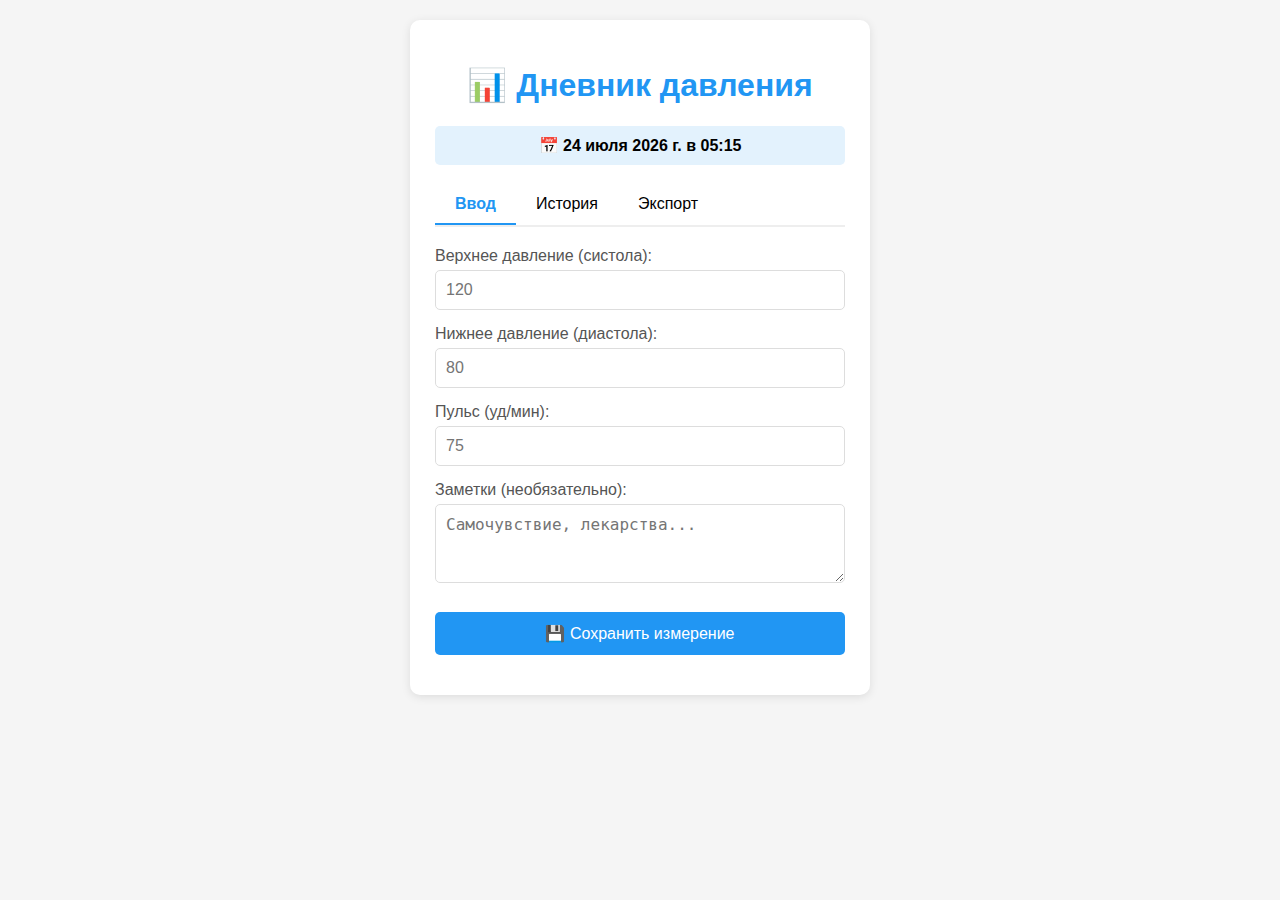
<file: AD-blood_pressure.html>
<!DOCTYPE html>
<html lang="ru">
<head>
    <meta charset="UTF-8">
    <meta name="viewport" content="width=device-width, initial-scale=1.0">
    <title>Дневник давления</title>
    <style>
        * { box-sizing: border-box; }
        body { 
            font-family: Arial, sans-serif; 
            max-width: 500px; 
            margin: 0 auto; 
            padding: 20px;
            background: #f5f5f5;
        }
        .container { 
            background: white; 
            padding: 25px; 
            border-radius: 10px;
            box-shadow: 0 2px 10px rgba(0,0,0,0.1);
        }
        h1 { color: #2196F3; text-align: center; }
        .date-display { 
            background: #e3f2fd; 
            padding: 10px; 
            border-radius: 5px;
            margin-bottom: 20px;
            text-align: center;
            font-weight: bold;
        }
        .input-group { margin-bottom: 15px; }
        label { display: block; margin-bottom: 5px; color: #555; }
        input, textarea { 
            width: 100%; 
            padding: 10px; 
            border: 1px solid #ddd;
            border-radius: 5px;
            font-size: 16px;
        }
        .button { 
            background: #2196F3; 
            color: white; 
            border: none;
            padding: 12px 20px;
            border-radius: 5px;
            cursor: pointer;
            font-size: 16px;
            width: 100%;
            margin-top: 10px;
        }
        .button:hover { background: #1976D2; }
        .history-item {
            background: #f9f9f9;
            padding: 15px;
            margin: 10px 0;
            border-radius: 5px;
            border-left: 4px solid #2196F3;
        }
        .tabs { 
            display: flex; 
            margin-bottom: 20px;
            border-bottom: 2px solid #eee;
        }
        .tab { 
            padding: 10px 20px; 
            cursor: pointer;
            border-bottom: 2px solid transparent;
        }
        .tab.active { 
            border-bottom-color: #2196F3;
            color: #2196F3;
            font-weight: bold;
        }
        .tab-content { display: none; }
        .tab-content.active { display: block; }
        .export-btn { 
            background: #4CAF50; 
            margin-top: 20px;
        }
        .danger { 
            background: #ff4444; 
            color: white;
            padding: 5px 10px;
            border-radius: 3px;
            font-size: 12px;
        }
        .normal { 
            background: #4CAF50; 
            color: white;
            padding: 5px 10px;
            border-radius: 3px;
            font-size: 12px;
        }
    </style>
</head>
<body>
    <div class="container">
        <h1>📊 Дневник давления</h1>
        
        <div class="date-display" id="currentDate"></div>
        
        <div class="tabs">
            <div class="tab active" onclick="showTab('input')">Ввод</div>
            <div class="tab" onclick="showTab('history')">История</div>
            <div class="tab" onclick="showTab('export')">Экспорт</div>
        </div>
        
        <!-- Вкладка ввода -->
        <div id="tab-input" class="tab-content active">
            <div class="input-group">
                <label>Верхнее давление (систола):</label>
                <input type="number" id="systolic" placeholder="120" min="50" max="250">
            </div>
            
            <div class="input-group">
                <label>Нижнее давление (диастола):</label>
                <input type="number" id="diastolic" placeholder="80" min="30" max="150">
            </div>
            
            <div class="input-group">
                <label>Пульс (уд/мин):</label>
                <input type="number" id="pulse" placeholder="75" min="30" max="200">
            </div>
            
            <div class="input-group">
                <label>Заметки (необязательно):</label>
                <textarea id="notes" rows="3" placeholder="Самочувствие, лекарства..."></textarea>
            </div>
            
            <button class="button" onclick="saveMeasurement()">💾 Сохранить измерение</button>
            
            <div id="status" style="margin-top: 15px; text-align: center;"></div>
        </div>
        
        <!-- Вкладка истории -->
        <div id="tab-history" class="tab-content">
            <div id="history-list"></div>
            <button class="button" onclick="clearAllData()" style="background: #ff4444;">🗑 Очистить всю историю</button>
        </div>
        
        <!-- Вкладка экспорта -->
        <div id="tab-export" class="tab-content">
            <p>Выгрузите данные для передачи врачу:</p>
            <button class="button export-btn" onclick="exportToCSV()">📥 Скачать CSV файл</button>
            <button class="button export-btn" onclick="exportToText()">📋 Скопировать как текст</button>
            <button class="button export-btn" onclick="printData()">🖨 Распечатать</button>
            
            <div id="export-result" style="margin-top: 20px; white-space: pre-wrap; background: #f0f0f0; padding: 10px; border-radius: 5px; display: none;"></div>
        </div>
    </div>

    <script>
        // Показываем текущую дату
        function updateDateTime() {
            const now = new Date();
            const options = { 
                year: 'numeric', 
                month: 'long', 
                day: 'numeric',
                hour: '2-digit',
                minute: '2-digit'
            };
            document.getElementById('currentDate').textContent = 
                `📅 ${now.toLocaleDateString('ru-RU', options)}`;
        }
        
        // Переключение вкладок
        function showTab(tabName) {
            // Скрыть все вкладки
            document.querySelectorAll('.tab-content').forEach(tab => {
                tab.classList.remove('active');
            });
            document.querySelectorAll('.tab').forEach(tab => {
                tab.classList.remove('active');
            });
            
            // Показать выбранную
            document.getElementById(`tab-${tabName}`).classList.add('active');
            document.querySelector(`.tab[onclick="showTab('${tabName}')"]`).classList.add('active');
            
            // Если открыли историю - обновить
            if (tabName === 'history') {
                loadHistory();
            }
        }
        
        // Сохранение измерения
        function saveMeasurement() {
            const systolic = document.getElementById('systolic').value;
            const diastolic = document.getElementById('diastolic').value;
            const pulse = document.getElementById('pulse').value;
            const notes = document.getElementById('notes').value;
            
            if (!systolic || !diastolic || !pulse) {
                showStatus('Заполните все поля!', 'error');
                return;
            }
            
            // Получаем существующие данные
            let measurements = JSON.parse(localStorage.getItem('healthData') || '[]');
            
            // Добавляем новое измерение
            const newMeasurement = {
                id: Date.now(),
                date: new Date().toLocaleString('ru-RU'),
                systolic: parseInt(systolic),
                diastolic: parseInt(diastolic),
                pulse: parseInt(pulse),
                notes: notes
            };
            
            measurements.unshift(newMeasurement); // Добавляем в начало
            
            // Сохраняем
            localStorage.setItem('healthData', JSON.stringify(measurements));
            
            // Очищаем поля
            document.getElementById('systolic').value = '';
            document.getElementById('diastolic').value = '';
            document.getElementById('pulse').value = '';
            document.getElementById('notes').value = '';
            
            showStatus('✅ Измерение сохранено!', 'success');
            
            // Автопереход на историю через 1 секунду
            setTimeout(() => showTab('history'), 1000);
        }
        
        // Загрузка истории
        function loadHistory() {
            const measurements = JSON.parse(localStorage.getItem('healthData') || '[]');
            const historyList = document.getElementById('history-list');
            
            if (measurements.length === 0) {
                historyList.innerHTML = '<p style="text-align: center; color: #777;">Нет сохраненных измерений</p>';
                return;
            }
            
            let html = `<p>Всего измерений: ${measurements.length}</p>`;
            
            measurements.forEach(measurement => {
                // Определяем статус давления
                let pressureStatus = '';
                let statusClass = '';
                
                if (measurement.systolic > 140 || measurement.diastolic > 90) {
                    pressureStatus = 'Повышенное';
                    statusClass = 'danger';
                } else if (measurement.systolic < 100 || measurement.diastolic < 60) {
                    pressureStatus = 'Пониженное';
                    statusClass = 'danger';
                } else {
                    pressureStatus = 'Норма';
                    statusClass = 'normal';
                }
                
                // Статус пульса
                let pulseStatus = '';
                if (measurement.pulse > 100) {
                    pulseStatus = '<span class="danger">Высокий</span>';
                } else if (measurement.pulse < 60) {
                    pulseStatus = '<span class="danger">Низкий</span>';
                } else {
                    pulseStatus = '<span class="normal">Норма</span>';
                }
                
                html += `
                    <div class="history-item">
                        <div style="font-weight: bold;">${measurement.date}</div>
                        <div>📊 Давление: <b>${measurement.systolic}/${measurement.diastolic}</b> 
                            <span class="${statusClass}">${pressureStatus}</span>
                        </div>
                        <div>❤️ Пульс: <b>${measurement.pulse}</b> уд/мин ${pulseStatus}</div>
                        ${measurement.notes ? `<div>📝 Заметки: ${measurement.notes}</div>` : ''}
                        <button onclick="deleteMeasurement(${measurement.id})" style="margin-top: 5px; background: #ff4444; color: white; border: none; padding: 5px 10px; border-radius: 3px; cursor: pointer;">
                            Удалить
                        </button>
                    </div>
                `;
            });
            
            historyList.innerHTML = html;
        }
        
        // Удаление измерения
        function deleteMeasurement(id) {
            let measurements = JSON.parse(localStorage.getItem('healthData') || '[]');
            measurements = measurements.filter(m => m.id !== id);
            localStorage.setItem('healthData', JSON.stringify(measurements));
            loadHistory();
        }
        
        // Очистка всех данных
        function clearAllData() {
            if (confirm('Удалить всю историю измерений? Это действие нельзя отменить.')) {
                localStorage.removeItem('healthData');
                loadHistory();
                showStatus('История очищена', 'success');
            }
        }
        
        // Экспорт в CSV
        function exportToCSV() {
            const measurements = JSON.parse(localStorage.getItem('healthData') || '[]');
            
            let csv = 'Дата;Верхнее давление;Нижнее давление;Пульс;Заметки\n';
            
            measurements.forEach(m => {
                csv += `"${m.date}";${m.systolic};${m.diastolic};${m.pulse};"${m.notes || ''}"\n`;
            });
            
            // Создаем и скачиваем файл
            const blob = new Blob([csv], { type: 'text/csv;charset=utf-8;' });
            const link = document.createElement('a');
            link.href = URL.createObjectURL(blob);
            link.download = `давление_${new Date().toISOString().split('T')[0]}.csv`;
            link.click();
            
            showExportResult(`CSV файл создан. Записей: ${measurements.length}`);
        }
        
        // Экспорт в текст
        function exportToText() {
            const measurements = JSON.parse(localStorage.getItem('healthData') || '[]');
            
            let text = 'ДНЕВНИК ДАВЛЕНИЯ\n';
            text += `Сформировано: ${new Date().toLocaleString('ru-RU')}\n`;
            text += `Всего измерений: ${measurements.length}\n\n`;
            
            measurements.forEach(m => {
                text += `📅 ${m.date}\n`;
                text += `  Давление: ${m.systolic}/${m.diastolic}\n`;
                text += `  Пульс: ${m.pulse} уд/мин\n`;
                if (m.notes) text += `  Заметки: ${m.notes}\n`;
                text += '─'.repeat(30) + '\n';
            });
            
            // Копируем в буфер обмена
            navigator.clipboard.writeText(text).then(() => {
                showExportResult('✅ Данные скопированы в буфер обмена!');
            });
        }
        
        // Печать
        function printData() {
            const measurements = JSON.parse(localStorage.getItem('healthData') || '[]');
            
            let printContent = `
                <html>
                <head><title>Дневник давления</title></head>
                <body>
                <h1>Дневник артериального давления</h1>
                <p>Пациент: [Введите имя]</p>
                <p>Период: ${measurements.length > 0 ? 
                    `${measurements[measurements.length-1].date} - ${measurements[0].date}` : 
                    'Нет данных'}</p>
                <table border="1" cellpadding="5" style="width:100%; border-collapse: collapse;">
                <tr><th>Дата</th><th>Давление</th><th>Пульс</th><th>Заметки</th></tr>
            `;
            
            measurements.forEach(m => {
                printContent += `
                    <tr>
                        <td>${m.date}</td>
                        <td>${m.systolic}/${m.diastolic}</td>
                        <td>${m.pulse}</td>
                        <td>${m.notes || ''}</td>
                    </tr>
                `;
            });
            
            printContent += '</table></body></html>';
            
            const printWindow = window.open('', '_blank');
            printWindow.document.write(printContent);
            printWindow.document.close();
            printWindow.print();
        }
        
        // Показать статус
        function showStatus(message, type) {
            const statusEl = document.getElementById('status');
            statusEl.textContent = message;
            statusEl.style.color = type === 'error' ? '#ff4444' : '#4CAF50';
            setTimeout(() => { statusEl.textContent = ''; }, 3000);
        }
        
        // Показать результат экспорта
        function showExportResult(message) {
            const resultEl = document.getElementById('export-result');
            resultEl.textContent = message;
            resultEl.style.display = 'block';
            setTimeout(() => { resultEl.style.display = 'none'; }, 5000);
        }
        
        // Инициализация
        updateDateTime();
        setInterval(updateDateTime, 60000); // Обновлять дату каждую минуту
        
        // Загрузить историю при загрузке страницы
        window.onload = function() {
            loadHistory();
        };
    </script>
</body>
</html>
</file>
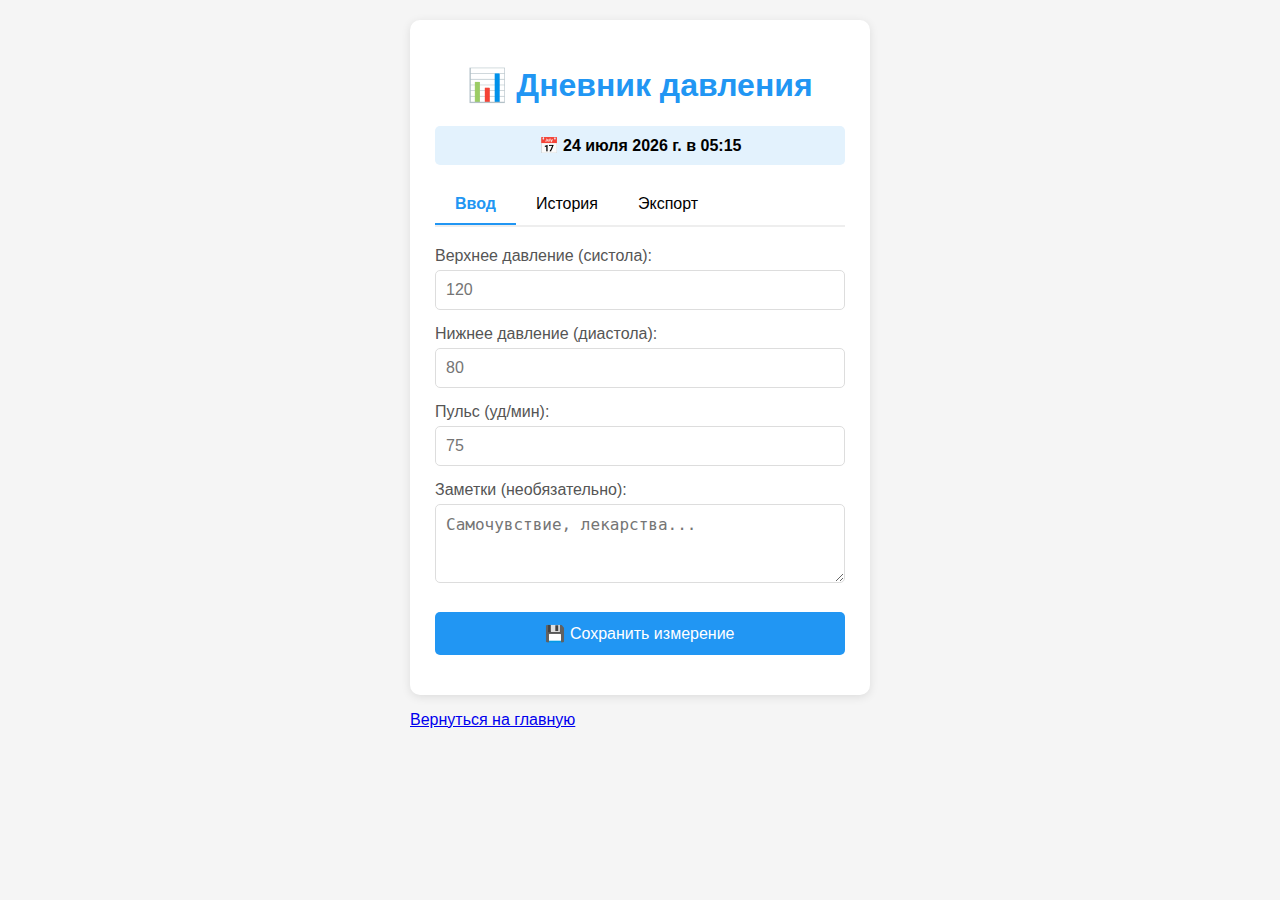
<file: AD.html>
<!DOCTYPE html>
<html lang="ru">
<head>
    <meta charset="UTF-8">
    <meta name="viewport" content="width=device-width, initial-scale=1.0">
    <title>Дневник давления</title>
    <style>
        * { box-sizing: border-box; }
        body { 
            font-family: Arial, sans-serif; 
            max-width: 500px; 
            margin: 0 auto; 
            padding: 20px;
            background: #f5f5f5;
        }
        .container { 
            background: white; 
            padding: 25px; 
            border-radius: 10px;
            box-shadow: 0 2px 10px rgba(0,0,0,0.1);
        }
        h1 { color: #2196F3; text-align: center; }
        .date-display { 
            background: #e3f2fd; 
            padding: 10px; 
            border-radius: 5px;
            margin-bottom: 20px;
            text-align: center;
            font-weight: bold;
        }
        .input-group { margin-bottom: 15px; }
        label { display: block; margin-bottom: 5px; color: #555; }
        input, textarea { 
            width: 100%; 
            padding: 10px; 
            border: 1px solid #ddd;
            border-radius: 5px;
            font-size: 16px;
        }
        .button { 
            background: #2196F3; 
            color: white; 
            border: none;
            padding: 12px 20px;
            border-radius: 5px;
            cursor: pointer;
            font-size: 16px;
            width: 100%;
            margin-top: 10px;
        }
        .button:hover { background: #1976D2; }
        .history-item {
            background: #f9f9f9;
            padding: 15px;
            margin: 10px 0;
            border-radius: 5px;
            border-left: 4px solid #2196F3;
        }
        .tabs { 
            display: flex; 
            margin-bottom: 20px;
            border-bottom: 2px solid #eee;
        }
        .tab { 
            padding: 10px 20px; 
            cursor: pointer;
            border-bottom: 2px solid transparent;
        }
        .tab.active { 
            border-bottom-color: #2196F3;
            color: #2196F3;
            font-weight: bold;
        }
        .tab-content { display: none; }
        .tab-content.active { display: block; }
        .export-btn { 
            background: #4CAF50; 
            margin-top: 20px;
        }
        .danger { 
            background: #ff4444; 
            color: white;
            padding: 5px 10px;
            border-radius: 3px;
            font-size: 12px;
        }
        .normal { 
            background: #4CAF50; 
            color: white;
            padding: 5px 10px;
            border-radius: 3px;
            font-size: 12px;
        }
    </style>
</head>
<body>
    <div class="container">
        <h1>📊 Дневник давления</h1>
        
        <div class="date-display" id="currentDate"></div>
        
        <div class="tabs">
            <div class="tab active" onclick="showTab('input')">Ввод</div>
            <div class="tab" onclick="showTab('history')">История</div>
            <div class="tab" onclick="showTab('export')">Экспорт</div>
        </div>
        
        <!-- Вкладка ввода -->
        <div id="tab-input" class="tab-content active">
            <div class="input-group">
                <label>Верхнее давление (систола):</label>
                <input type="number" id="systolic" placeholder="120" min="50" max="250">
            </div>
            
            <div class="input-group">
                <label>Нижнее давление (диастола):</label>
                <input type="number" id="diastolic" placeholder="80" min="30" max="150">
            </div>
            
            <div class="input-group">
                <label>Пульс (уд/мин):</label>
                <input type="number" id="pulse" placeholder="75" min="30" max="200">
            </div>
            
            <div class="input-group">
                <label>Заметки (необязательно):</label>
                <textarea id="notes" rows="3" placeholder="Самочувствие, лекарства..."></textarea>
            </div>
            
            <button class="button" onclick="saveMeasurement()">💾 Сохранить измерение</button>
            
            <div id="status" style="margin-top: 15px; text-align: center;"></div>
        </div>
        
        <!-- Вкладка истории -->
        <div id="tab-history" class="tab-content">
            <div id="history-list"></div>
            <button class="button" onclick="clearAllData()" style="background: #ff4444;">🗑 Очистить всю историю</button>
        </div>
        
        <!-- Вкладка экспорта -->
        <div id="tab-export" class="tab-content">
            <p>Выгрузите данные для передачи врачу:</p>
            <button class="button export-btn" onclick="exportToCSV()">📥 Скачать CSV файл</button>
            <button class="button export-btn" onclick="exportToText()">📋 Скопировать как текст</button>
            <button class="button export-btn" onclick="printData()">🖨 Распечатать</button>
            
            <div id="export-result" style="margin-top: 20px; white-space: pre-wrap; background: #f0f0f0; padding: 10px; border-radius: 5px; display: none;"></div>
        </div>
    </div>

    <script>
        // Показываем текущую дату
        function updateDateTime() {
            const now = new Date();
            const options = { 
                year: 'numeric', 
                month: 'long', 
                day: 'numeric',
                hour: '2-digit',
                minute: '2-digit'
            };
            document.getElementById('currentDate').textContent = 
                `📅 ${now.toLocaleDateString('ru-RU', options)}`;
        }
        
        // Переключение вкладок
        function showTab(tabName) {
            // Скрыть все вкладки
            document.querySelectorAll('.tab-content').forEach(tab => {
                tab.classList.remove('active');
            });
            document.querySelectorAll('.tab').forEach(tab => {
                tab.classList.remove('active');
            });
            
            // Показать выбранную
            document.getElementById(`tab-${tabName}`).classList.add('active');
            document.querySelector(`.tab[onclick="showTab('${tabName}')"]`).classList.add('active');
            
            // Если открыли историю - обновить
            if (tabName === 'history') {
                loadHistory();
            }
        }
        
        // Сохранение измерения
        function saveMeasurement() {
            const systolic = document.getElementById('systolic').value;
            const diastolic = document.getElementById('diastolic').value;
            const pulse = document.getElementById('pulse').value;
            const notes = document.getElementById('notes').value;
            
            if (!systolic || !diastolic || !pulse) {
                showStatus('Заполните все поля!', 'error');
                return;
            }
            
            // Получаем существующие данные
            let measurements = JSON.parse(localStorage.getItem('healthData') || '[]');
            
            // Добавляем новое измерение
            const newMeasurement = {
                id: Date.now(),
                date: new Date().toLocaleString('ru-RU'),
                systolic: parseInt(systolic),
                diastolic: parseInt(diastolic),
                pulse: parseInt(pulse),
                notes: notes
            };
            
            measurements.unshift(newMeasurement); // Добавляем в начало
            
            // Сохраняем
            localStorage.setItem('healthData', JSON.stringify(measurements));
            
            // Очищаем поля
            document.getElementById('systolic').value = '';
            document.getElementById('diastolic').value = '';
            document.getElementById('pulse').value = '';
            document.getElementById('notes').value = '';
            
            showStatus('✅ Измерение сохранено!', 'success');
            
            // Автопереход на историю через 1 секунду
            setTimeout(() => showTab('history'), 1000);
        }
        
        // Загрузка истории
        function loadHistory() {
            const measurements = JSON.parse(localStorage.getItem('healthData') || '[]');
            const historyList = document.getElementById('history-list');
            
            if (measurements.length === 0) {
                historyList.innerHTML = '<p style="text-align: center; color: #777;">Нет сохраненных измерений</p>';
                return;
            }
            
            let html = `<p>Всего измерений: ${measurements.length}</p>`;
            
            measurements.forEach(measurement => {
                // Определяем статус давления
                let pressureStatus = '';
                let statusClass = '';
                
                if (measurement.systolic > 140 || measurement.diastolic > 90) {
                    pressureStatus = 'Повышенное';
                    statusClass = 'danger';
                } else if (measurement.systolic < 100 || measurement.diastolic < 60) {
                    pressureStatus = 'Пониженное';
                    statusClass = 'danger';
                } else {
                    pressureStatus = 'Норма';
                    statusClass = 'normal';
                }
                
                // Статус пульса
                let pulseStatus = '';
                if (measurement.pulse > 100) {
                    pulseStatus = '<span class="danger">Высокий</span>';
                } else if (measurement.pulse < 60) {
                    pulseStatus = '<span class="danger">Низкий</span>';
                } else {
                    pulseStatus = '<span class="normal">Норма</span>';
                }
                
                html += `
                    <div class="history-item">
                        <div style="font-weight: bold;">${measurement.date}</div>
                        <div>📊 Давление: <b>${measurement.systolic}/${measurement.diastolic}</b> 
                            <span class="${statusClass}">${pressureStatus}</span>
                        </div>
                        <div>❤️ Пульс: <b>${measurement.pulse}</b> уд/мин ${pulseStatus}</div>
                        ${measurement.notes ? `<div>📝 Заметки: ${measurement.notes}</div>` : ''}
                        <button onclick="deleteMeasurement(${measurement.id})" style="margin-top: 5px; background: #ff4444; color: white; border: none; padding: 5px 10px; border-radius: 3px; cursor: pointer;">
                            Удалить
                        </button>
                    </div>
                `;
            });
            
            historyList.innerHTML = html;
        }
        
        // Удаление измерения
        function deleteMeasurement(id) {
            let measurements = JSON.parse(localStorage.getItem('healthData') || '[]');
            measurements = measurements.filter(m => m.id !== id);
            localStorage.setItem('healthData', JSON.stringify(measurements));
            loadHistory();
        }
        
        // Очистка всех данных
        function clearAllData() {
            if (confirm('Удалить всю историю измерений? Это действие нельзя отменить.')) {
                localStorage.removeItem('healthData');
                loadHistory();
                showStatus('История очищена', 'success');
            }
        }
        
        // Экспорт в CSV
        
        /*
        function exportToCSV() {
            const measurements = JSON.parse(localStorage.getItem('healthData') || '[]');
            
            let csv = 'Дата;Верхнее давление;Нижнее давление;Пульс;Заметки\n';
            
            measurements.forEach(m => {
                csv += `"${m.date}";${m.systolic};${m.diastolic};${m.pulse};"${m.notes || ''}"\n`;
            });
            
            // Создаем и скачиваем файл
            const blob = new Blob([csv], { type: 'text/csv;charset=utf-8;' });
            const link = document.createElement('a');
            link.href = URL.createObjectURL(blob);
            link.download = `давление_${new Date().toISOString().split('T')[0]}.csv`;
            link.click();
            
            showExportResult(`CSV файл создан. Записей: ${measurements.length}`);
        }
        */

        function exportToCSV() {
            const measurements = JSON.parse(localStorage.getItem('healthData') || '[]');
    
            // Добавляем BOM (Byte Order Mark) для правильной кодировки UTF-8
            const BOM = '\uFEFF';
    
            let csv = BOM + 'Дата;Верхнее давление;Нижнее давление;Пульс;Заметки\n';
    
            measurements.forEach(m => {
                // Экранируем кавычки и добавляем дату в кавычках
                const safeNotes = (m.notes || '').replace(/"/g, '""');
                csv += `"${m.date}";${m.systolic};${m.diastolic};${m.pulse};"${safeNotes}"\n`;
            });
    
            // Указываем правильный MIME type для Excel
            const blob = new Blob([csv], { 
                type: 'text/csv;charset=utf-8;' 
            });
    
            const link = document.createElement('a');
            link.href = URL.createObjectURL(blob);
            link.download = `давление_${new Date().toISOString().split('T')[0]}.csv`;
            link.style.display = 'none';
            document.body.appendChild(link);
            link.click();
            document.body.removeChild(link);
        }
        
        // Экспорт в текст
        function exportToText() {
            const measurements = JSON.parse(localStorage.getItem('healthData') || '[]');
            
            let text = 'ДНЕВНИК ДАВЛЕНИЯ\n';
            text += `Сформировано: ${new Date().toLocaleString('ru-RU')}\n`;
            text += `Всего измерений: ${measurements.length}\n\n`;
            
            measurements.forEach(m => {
                text += `📅 ${m.date}\n`;
                text += `  Давление: ${m.systolic}/${m.diastolic}\n`;
                text += `  Пульс: ${m.pulse} уд/мин\n`;
                if (m.notes) text += `  Заметки: ${m.notes}\n`;
                text += '─'.repeat(30) + '\n';
            });
            
            // Копируем в буфер обмена
            navigator.clipboard.writeText(text).then(() => {
                showExportResult('✅ Данные скопированы в буфер обмена!');
            });
        }
        
        // Печать
        function printData() {
            const measurements = JSON.parse(localStorage.getItem('healthData') || '[]');
            
            let printContent = `
                <html>
                <head><title>Дневник давления</title></head>
                <body>
                <h1>Дневник артериального давления</h1>
                <p>Пациент: [Введите имя]</p>
                <p>Период: ${measurements.length > 0 ? 
                    `${measurements[measurements.length-1].date} - ${measurements[0].date}` : 
                    'Нет данных'}</p>
                <table border="1" cellpadding="5" style="width:100%; border-collapse: collapse;">
                <tr><th>Дата</th><th>Давление</th><th>Пульс</th><th>Заметки</th></tr>
            `;
            
            measurements.forEach(m => {
                printContent += `
                    <tr>
                        <td>${m.date}</td>
                        <td>${m.systolic}/${m.diastolic}</td>
                        <td>${m.pulse}</td>
                        <td>${m.notes || ''}</td>
                    </tr>
                `;
            });
            
            printContent += '</table></body></html>';
            
            const printWindow = window.open('', '_blank');
            printWindow.document.write(printContent);
            printWindow.document.close();
            printWindow.print();
        }
        
        // Показать статус
        function showStatus(message, type) {
            const statusEl = document.getElementById('status');
            statusEl.textContent = message;
            statusEl.style.color = type === 'error' ? '#ff4444' : '#4CAF50';
            setTimeout(() => { statusEl.textContent = ''; }, 3000);
        }
        
        // Показать результат экспорта
        function showExportResult(message) {
            const resultEl = document.getElementById('export-result');
            resultEl.textContent = message;
            resultEl.style.display = 'block';
            setTimeout(() => { resultEl.style.display = 'none'; }, 5000);
        }
        
        // Инициализация
        updateDateTime();
        setInterval(updateDateTime, 60000); // Обновлять дату каждую минуту
        
        // Загрузить историю при загрузке страницы
        window.onload = function() {
            loadHistory();
        };
    </script>
    <p><a href="https://moroz007.github.io/html_resume/">Вернуться на главную</a></p>
</body>
</html>
</file>
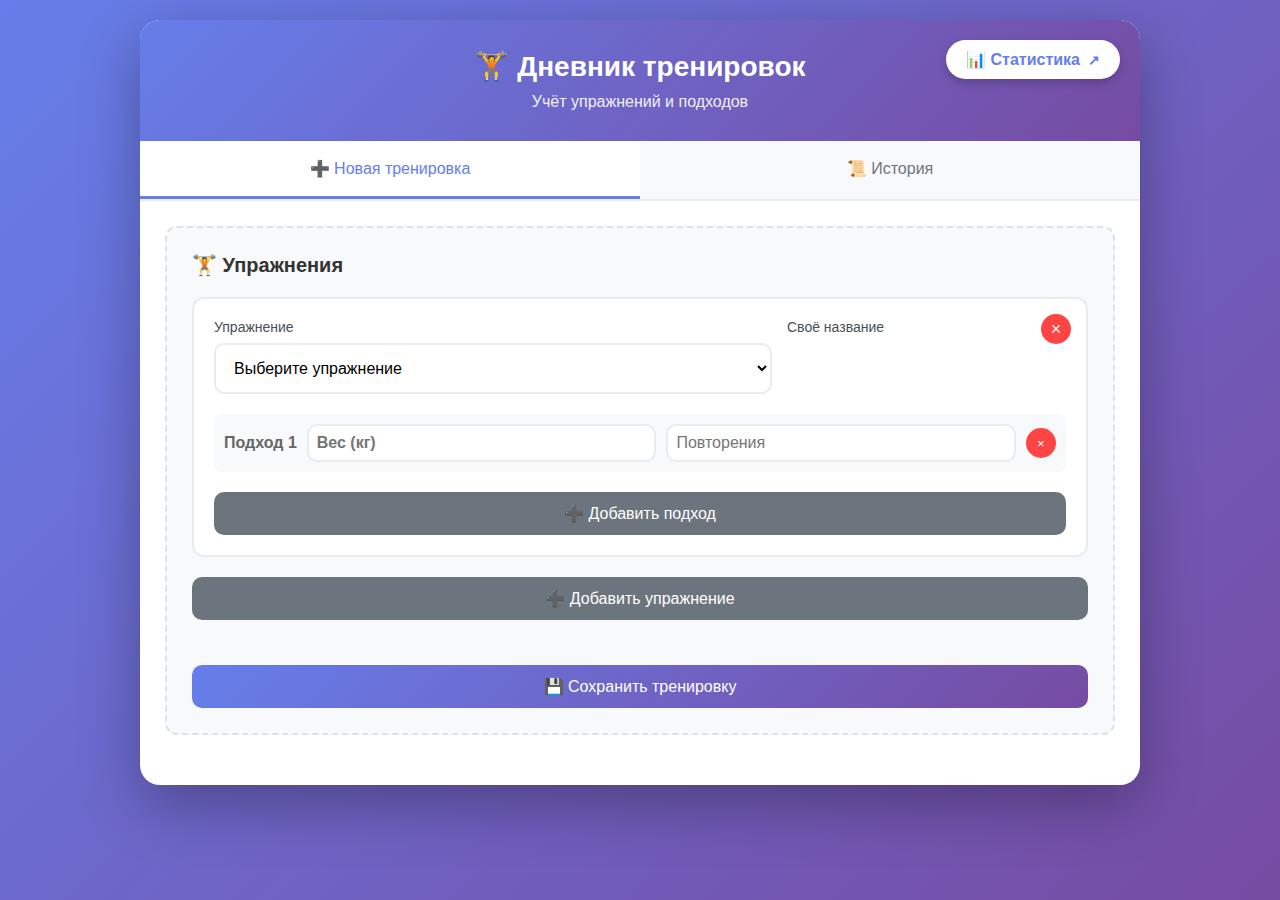
<file: diary_training.html>
<!DOCTYPE html>
<html lang="ru">
<head>
    <meta charset="UTF-8">
    <meta name="viewport" content="width=device-width, initial-scale=1.0">
    <title>Дневник тренировок</title>
    <style>
        * { box-sizing: border-box; margin: 0; padding: 0; }
        body { 
            font-family: -apple-system, BlinkMacSystemFont, 'Segoe UI', Roboto, sans-serif;
            background: linear-gradient(135deg, #667eea 0%, #764ba2 100%);
            min-height: 100vh;
            padding: 20px;
        }
        .container { 
            max-width: 1000px;
            margin: 0 auto;
            background: white;
            border-radius: 20px;
            box-shadow: 0 20px 60px rgba(0,0,0,0.3);
            overflow: hidden;
        }
        header {
            background: linear-gradient(135deg, #667eea 0%, #764ba2 100%);
            color: white;
            padding: 30px 25px;
            text-align: center;
            position: relative;
        }
        h1 { font-size: 28px; margin-bottom: 10px; font-weight: 600; }
        .subtitle { opacity: 0.9; font-size: 16px; }
        
        /* Ссылка на статистику */
        .stats-link {
            position: absolute;
            top: 20px;
            right: 20px;
            background: white;
            color: #667eea;
            border: none;
            padding: 10px 20px;
            border-radius: 30px;
            font-size: 16px;
            font-weight: 600;
            cursor: pointer;
            display: flex;
            align-items: center;
            gap: 8px;
            box-shadow: 0 4px 10px rgba(0,0,0,0.2);
            transition: all 0.3s;
            text-decoration: none;
        }
        .stats-link:hover {
            transform: scale(1.05);
            box-shadow: 0 6px 15px rgba(0,0,0,0.3);
        }
        
        /* Навигация */
        .nav-tabs {
            display: flex;
            background: #f8f9fa;
            border-bottom: 2px solid #e9ecef;
        }
        .nav-tab {
            flex: 1;
            text-align: center;
            padding: 18px;
            cursor: pointer;
            border-bottom: 3px solid transparent;
            transition: all 0.3s;
            font-weight: 500;
            color: #6c757d;
        }
        .nav-tab:hover { background: #e9ecef; }
        .nav-tab.active {
            color: #667eea;
            border-bottom-color: #667eea;
            background: white;
        }
        .tab-content { display: none; padding: 25px; }
        .tab-content.active { display: block; }
        
        /* Формы */
        .form-section {
            background: #f8f9fa;
            border-radius: 12px;
            padding: 25px;
            margin-bottom: 25px;
            border: 2px dashed #dee2e6;
        }
        .form-title {
            display: flex;
            align-items: center;
            margin-bottom: 20px;
            color: #333;
            font-size: 20px;
            font-weight: 600;
        }
        .form-group {
            margin-bottom: 15px;
        }
        label {
            display: block;
            margin-bottom: 8px;
            font-weight: 500;
            color: #495057;
            font-size: 14px;
        }
        input, select {
            width: 100%;
            padding: 14px;
            border: 2px solid #e9ecef;
            border-radius: 10px;
            font-size: 16px;
            transition: all 0.3s;
            background: white;
        }
        input:focus, select:focus {
            outline: none;
            border-color: #667eea;
            box-shadow: 0 0 0 3px rgba(102, 126, 234, 0.1);
        }
        
        /* Кнопки */
        .btn {
            display: inline-flex;
            align-items: center;
            justify-content: center;
            padding: 12px 24px;
            border: none;
            border-radius: 10px;
            font-size: 16px;
            font-weight: 500;
            cursor: pointer;
            transition: all 0.3s;
            gap: 8px;
        }
        .btn-primary {
            background: linear-gradient(135deg, #667eea 0%, #764ba2 100%);
            color: white;
        }
        .btn-primary:hover {
            transform: translateY(-2px);
            box-shadow: 0 10px 25px rgba(102, 126, 234, 0.3);
        }
        .btn-secondary {
            background: #6c757d;
            color: white;
        }
        .btn-secondary:hover {
            background: #5a6268;
        }
        .btn-full { width: 100%; }
        .btn-group {
            display: flex;
            gap: 15px;
            margin-top: 25px;
        }
        
        /* Карточки упражнений */
        .exercise-card {
            background: white;
            border-radius: 12px;
            padding: 20px;
            margin-bottom: 20px;
            border: 2px solid #e9ecef;
            position: relative;
        }
        .exercise-header {
            display: flex;
            gap: 15px;
            margin-bottom: 20px;
        }
        .remove-exercise {
            position: absolute;
            top: 15px;
            right: 15px;
            background: #ff4444;
            color: white;
            border: none;
            width: 30px;
            height: 30px;
            border-radius: 50%;
            cursor: pointer;
            font-size: 18px;
            display: flex;
            align-items: center;
            justify-content: center;
        }
        .remove-exercise:hover {
            background: #cc0000;
        }
        .set-row {
            display: flex;
            gap: 10px;
            margin-bottom: 10px;
            padding: 10px;
            background: #f8f9fa;
            border-radius: 8px;
            align-items: center;
        }
        .set-number {
            font-weight: bold;
            color: #666;
            min-width: 70px;
        }
        .remove-set {
            background: #ff4444;
            color: white;
            border: none;
            width: 30px;
            height: 30px;
            border-radius: 50%;
            cursor: pointer;
            display: flex;
            align-items: center;
            justify-content: center;
        }
        
        /* Карточки записей */
        .records-list {
            margin-top: 20px;
        }
        .record-card {
            background: white;
            border-radius: 12px;
            padding: 20px;
            margin-bottom: 15px;
            border: 2px solid #e9ecef;
            transition: all 0.3s;
        }
        .record-card:hover {
            border-color: #667eea;
        }
        .record-header {
            display: flex;
            justify-content: space-between;
            align-items: center;
            margin-bottom: 15px;
        }
        .record-date {
            font-weight: 600;
            font-size: 14px;
            color: #666;
        }
        .record-type {
            display: inline-block;
            padding: 4px 12px;
            border-radius: 20px;
            font-size: 12px;
            font-weight: 600;
            background: #e3f2fd;
            color: #1976d2;
        }
        .record-footer {
            display: flex;
            justify-content: flex-end;
            padding-top: 15px;
            border-top: 1px solid #e9ecef;
            margin-top: 15px;
        }
        .action-btn {
            padding: 5px 15px;
            border-radius: 5px;
            border: 1px solid #dee2e6;
            background: white;
            cursor: pointer;
            font-size: 14px;
        }
        
        /* Сетка упражнений */
        .exercise-grid {
            display: grid;
            grid-template-columns: repeat(auto-fill, minmax(150px, 1fr));
            gap: 10px;
            margin-top: 10px;
        }
        .set-badge {
            background: #f8f9fa;
            padding: 8px;
            border-radius: 8px;
            text-align: center;
            border: 1px solid #e9ecef;
        }
        .set-weight {
            font-size: 16px;
            font-weight: bold;
            color: #667eea;
        }
        
        /* Адаптивность */
        @media (max-width: 768px) {
            body { padding: 10px; }
            .nav-tabs { flex-direction: column; }
            .btn-group { flex-direction: column; }
            .exercise-header { flex-direction: column; }
            .set-row { flex-direction: column; }
            .stats-link {
                position: static;
                margin-top: 20px;
                width: 100%;
                justify-content: center;
            }
        }
        
        /* Анимации */
        @keyframes fadeIn {
            from { opacity: 0; transform: translateY(10px); }
            to { opacity: 1; transform: translateY(0); }
        }
        .fade-in {
            animation: fadeIn 0.5s ease-out;
        }
    </style>
</head>
<body>
    <div class="container fade-in">
        <header>
            <h1>🏋️ Дневник тренировок</h1>
            <p class="subtitle">Учёт упражнений и подходов</p>
            <a href="statistics_training.html" class="stats-link" target="_blank">
                📊 Статистика
                <span style="font-size: 14px;">↗</span>
            </a>
        </header>
        
        <div class="nav-tabs">
            <div class="nav-tab active" onclick="showTab('trainings')" data-tab="trainings">
                ➕ Новая тренировка
            </div>
            <div class="nav-tab" onclick="showTab('history')" data-tab="history">
                📜 История
            </div>
        </div>
        
        <!-- Вкладка тренировок -->
        <div id="tab-trainings" class="tab-content active">
            <div class="form-section">
                <div class="form-title">🏋️ Упражнения</div>
                
                <!-- Контейнер для упражнений -->
                <div id="exercises-container"></div>
                
                <!-- Кнопка добавления упражнения -->
                <button class="btn btn-secondary" onclick="addExercise()" style="margin-bottom: 20px; width: 100%;">
                    ➕ Добавить упражнение
                </button>
                
                <div class="btn-group">
                    <button class="btn btn-primary btn-full" onclick="saveTraining()">
                        💾 Сохранить тренировку
                    </button>
                </div>
            </div>
        </div>
        
        <!-- Вкладка истории -->
        <div id="tab-history" class="tab-content">
            <div style="display: flex; justify-content: space-between; align-items: center; margin-bottom: 20px;">
                <h3>📜 История тренировок</h3>
                <button class="btn btn-secondary" onclick="exportJSON()" style="padding: 8px 15px;">
                    💾 Экспорт JSON
                </button>
            </div>
            <div id="history-records" class="records-list"></div>
        </div>
    </div>

    <script>
        // Глобальные переменные
        let records = JSON.parse(localStorage.getItem('trainingRecords') || '[]');
        
        // Инициализация
        document.addEventListener('DOMContentLoaded', function() {
            addExercise();
            loadHistory();
        });
        
        // ============ УПРАЖНЕНИЯ И ПОДХОДЫ ============
        
        function addExercise() {
            const container = document.getElementById('exercises-container');
            const exerciseIndex = container.children.length;
            
            const exerciseHTML = `
                <div class="exercise-card" data-index="${exerciseIndex}">
                    <button class="remove-exercise" onclick="removeExercise(${exerciseIndex})">×</button>
                    
                    <div class="exercise-header">
                        <div style="flex: 2;">
                            <label>Упражнение</label>
                            <select class="exercise-type" onchange="updateExerciseName(this, ${exerciseIndex})">
                                <option value="">Выберите упражнение</option>
                                <option value="Жим штанги лёжа">Жим штанги лёжа</option>
                                <option value="Приседания со штангой">Приседания со штангой</option>
                                <option value="Становая тяга">Становая тяга</option>
                                <option value="Жим гантелей сидя">Жим гантелей сидя</option>
                                <option value="Тяга штанги в наклоне">Тяга штанги в наклоне</option>
                                <option value="Подтягивания">Подтягивания</option>
                                <option value="Отжимания на брусьях">Отжимания на брусьях</option>
                                <option value="Жим ногами">Жим ногами</option>
                                <option value="Сгибание рук со штангой">Сгибание рук со штангой</option>
                                <option value="Французский жим">Французский жим</option>
                                <option value="custom">Своё упражнение...</option>
                            </select>
                        </div>
                        <div style="flex: 1;">
                            <label>Своё название</label>
                            <input type="text" class="exercise-custom-name" 
                                   placeholder="Введите название" 
                                   style="display: none;">
                        </div>
                    </div>
                    
                    <div class="sets-container" id="sets-${exerciseIndex}"></div>
                    
                    <button type="button" class="btn btn-secondary" 
                            onclick="addSet(${exerciseIndex})"
                            style="margin-top: 10px; width: 100%;">
                        ➕ Добавить подход
                    </button>
                </div>
            `;
            
            container.insertAdjacentHTML('beforeend', exerciseHTML);
            addSet(exerciseIndex);
        }
        
        function addSet(exerciseIndex) {
            const setsContainer = document.getElementById(`sets-${exerciseIndex}`);
            const setIndex = setsContainer.children.length;
            
            const setHTML = `
                <div class="set-row" data-set="${setIndex}">
                    <div class="set-number">Подход ${setIndex + 1}</div>
                    <div style="flex: 1;">
                        <input type="number" class="set-weight" 
                               placeholder="Вес (кг)" min="0" step="0.5"
                               style="width: 100%; padding: 8px;">
                    </div>
                    <div style="flex: 1;">
                        <input type="number" class="set-reps" 
                               placeholder="Повторения" min="1"
                               style="width: 100%; padding: 8px;">
                    </div>
                    <button class="remove-set" onclick="removeSet(${exerciseIndex}, ${setIndex})">×</button>
                </div>
            `;
            
            setsContainer.insertAdjacentHTML('beforeend', setHTML);
        }
        
        function removeExercise(exerciseIndex) {
            if (confirm('Удалить это упражнение?')) {
                const exerciseCard = document.querySelector(`.exercise-card[data-index="${exerciseIndex}"]`);
                if (exerciseCard) {
                    exerciseCard.remove();
                    updateExerciseNumbers();
                }
            }
        }
        
        function removeSet(exerciseIndex, setIndex) {
            if (confirm('Удалить этот подход?')) {
                const setsContainer = document.getElementById(`sets-${exerciseIndex}`);
                const setRow = setsContainer.querySelector(`.set-row[data-set="${setIndex}"]`);
                if (setRow) {
                    setRow.remove();
                    updateSetNumbers(exerciseIndex);
                }
            }
        }
        
        function updateExerciseNumbers() {
            const exercises = document.querySelectorAll('.exercise-card');
            exercises.forEach((exercise, index) => {
                exercise.setAttribute('data-index', index);
                
                const addSetBtn = exercise.querySelector('button[onclick^="addSet"]');
                if (addSetBtn) {
                    addSetBtn.setAttribute('onclick', `addSet(${index})`);
                }
                
                const setsContainer = exercise.querySelector('.sets-container');
                if (setsContainer) {
                    setsContainer.id = `sets-${index}`;
                }
                
                const removeBtn = exercise.querySelector('.remove-exercise');
                if (removeBtn) {
                    removeBtn.setAttribute('onclick', `removeExercise(${index})`);
                }
            });
        }
        
        function updateSetNumbers(exerciseIndex) {
            const setsContainer = document.getElementById(`sets-${exerciseIndex}`);
            if (!setsContainer) return;
            
            const setRows = setsContainer.querySelectorAll('.set-row');
            setRows.forEach((setRow, index) => {
                setRow.setAttribute('data-set', index);
                setRow.querySelector('.set-number').textContent = `Подход ${index + 1}`;
                
                const removeBtn = setRow.querySelector('.remove-set');
                if (removeBtn) {
                    removeBtn.setAttribute('onclick', `removeSet(${exerciseIndex}, ${index})`);
                }
            });
        }
        
        function updateExerciseName(select, exerciseIndex) {
            const exerciseCard = document.querySelector(`.exercise-card[data-index="${exerciseIndex}"]`);
            const customNameInput = exerciseCard.querySelector('.exercise-custom-name');
            
            if (select.value === 'custom') {
                customNameInput.style.display = 'block';
            } else {
                customNameInput.style.display = 'none';
                customNameInput.value = '';
            }
        }
        
        // ============ СОХРАНЕНИЕ ТРЕНИРОВКИ ============
        
        function saveTraining() {
            const exercises = [];
            const exerciseCards = document.querySelectorAll('.exercise-card');
            
            if (exerciseCards.length === 0) {
                alert('Добавьте хотя бы одно упражнение!');
                return;
            }
            
            let hasError = false;
            
            exerciseCards.forEach((card, exerciseIndex) => {
                const typeSelect = card.querySelector('.exercise-type');
                let exerciseType = typeSelect.value;
                
                if (exerciseType === 'custom') {
                    const customName = card.querySelector('.exercise-custom-name').value;
                    if (!customName.trim()) {
                        alert(`Введите название для упражнения ${exerciseIndex + 1}`);
                        hasError = true;
                        return;
                    }
                    exerciseType = customName;
                } else if (!exerciseType) {
                    alert(`Выберите упражнение ${exerciseIndex + 1}`);
                    hasError = true;
                    return;
                }
                
                const sets = [];
                const setRows = card.querySelectorAll('.set-row');
                
                if (setRows.length === 0) {
                    alert(`Добавьте хотя бы один подход для упражнения ${exerciseIndex + 1}`);
                    hasError = true;
                    return;
                }
                
                setRows.forEach((setRow, setIndex) => {
                    const weight = parseFloat(setRow.querySelector('.set-weight').value) || 0;
                    const reps = parseInt(setRow.querySelector('.set-reps').value) || 0;
                    
                    if (weight > 0 && reps > 0) {
                        sets.push({
                            set: setIndex + 1,
                            weight: weight,
                            reps: reps
                        });
                    } else {
                        alert(`Заполните вес и повторения для подхода ${setIndex + 1} в упражнении ${exerciseIndex + 1}`);
                        hasError = true;
                        return;
                    }
                });
                
                if (hasError) return;
                
                exercises.push({
                    name: exerciseType,
                    sets: sets
                });
            });
            
            if (hasError) return;
            
            const record = {
                id: Date.now(),
                timestamp: new Date().toISOString(),
                date: new Date().toLocaleString('ru-RU'),
                exercises: exercises
            };
            
            records.unshift(record);
            localStorage.setItem('trainingRecords', JSON.stringify(records));
            
            alert('✅ Тренировка сохранена!');
            clearTrainingForm();
            showTab('history');
            loadHistory();
        }
        
        function clearTrainingForm() {
            const container = document.getElementById('exercises-container');
            container.innerHTML = '';
            addExercise();
        }
        
        // ============ ИСТОРИЯ ============
        
        function loadHistory() {
            const container = document.getElementById('history-records');
            
            if (records.length === 0) {
                container.innerHTML = `
                    <div style="text-align: center; padding: 60px 20px; color: #6c757d;">
                        <div style="font-size: 48px; margin-bottom: 20px;">📭</div>
                        <h3>Нет записей</h3>
                        <p>Добавьте первую тренировку</p>
                    </div>
                `;
                return;
            }
            
            let html = '';
            records.forEach(record => {
                html += renderRecord(record);
            });
            
            container.innerHTML = html;
        }
        
        function renderRecord(record) {
            let exercisesHTML = '';
            
            record.exercises.forEach((exercise, idx) => {
                exercisesHTML += `
                    <div style="margin-bottom: 15px; padding: 15px; background: #f8f9fa; border-radius: 10px;">
                        <div style="font-weight: bold; margin-bottom: 10px; color: #333;">
                            ${idx + 1}. ${exercise.name}
                        </div>
                        <div class="exercise-grid">
                            ${exercise.sets.map(set => `
                                <div class="set-badge">
                                    <div class="set-weight">${set.weight} кг</div>
                                    <div style="font-size: 12px; color: #666;">× ${set.reps}</div>
                                    <div style="font-size: 11px; color: #999;">Подход ${set.set}</div>
                                </div>
                            `).join('')}
                        </div>
                    </div>
                `;
            });
            
            return `
                <div class="record-card fade-in">
                    <div class="record-header">
                        <div class="record-date">${record.date}</div>
                        <span class="record-type">🏋️ Тренировка</span>
                    </div>
                    ${exercisesHTML}
                    <div class="record-footer">
                        <button class="action-btn" onclick="deleteRecord(${record.id})">🗑 Удалить</button>
                    </div>
                </div>
            `;
        }
        
        function deleteRecord(id) {
            if (confirm('Удалить эту запись?')) {
                records = records.filter(r => r.id !== id);
                localStorage.setItem('trainingRecords', JSON.stringify(records));
                loadHistory();
            }
        }
        
        // ============ ЭКСПОРТ ============
        
        function exportJSON() {
            const dataStr = JSON.stringify(records, null, 2);
            const blob = new Blob([dataStr], { type: 'application/json;charset=utf-8' });
            const url = URL.createObjectURL(blob);
            const a = document.createElement('a');
            a.href = url;
            a.download = `тренировки_${getCurrentDate()}.json`;
            a.click();
            URL.revokeObjectURL(url);
        }
        
        function getCurrentDate() {
            return new Date().toISOString().split('T')[0];
        }
        
        // ============ НАВИГАЦИЯ ============
        
        function showTab(tabName) {
            document.querySelectorAll('.tab-content').forEach(tab => {
                tab.classList.remove('active');
            });
            document.querySelectorAll('.nav-tab').forEach(tab => {
                tab.classList.remove('active');
            });
            
            document.getElementById(`tab-${tabName}`).classList.add('active');
            document.querySelector(`.nav-tab[data-tab="${tabName}"]`).classList.add('active');
            
            if (tabName === 'history') loadHistory();
        }
    </script>
</body>
</html>
</file>
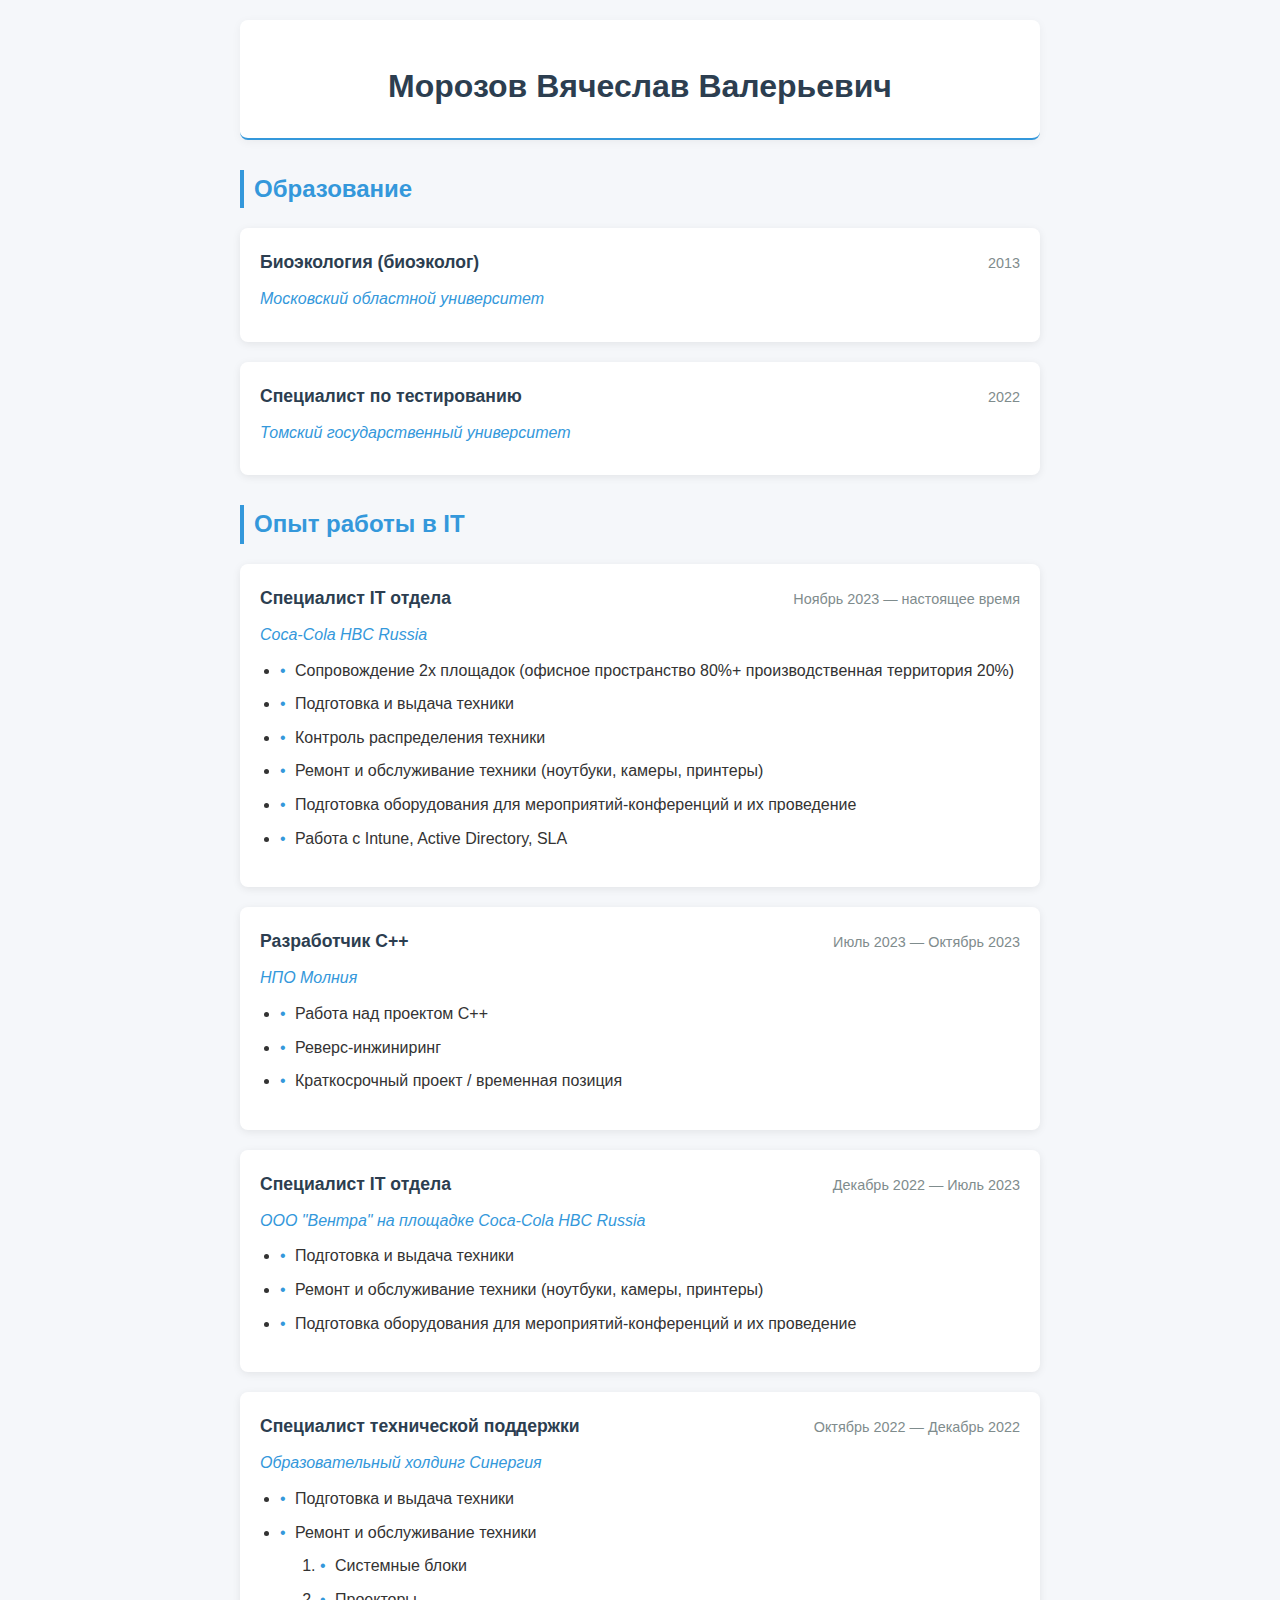
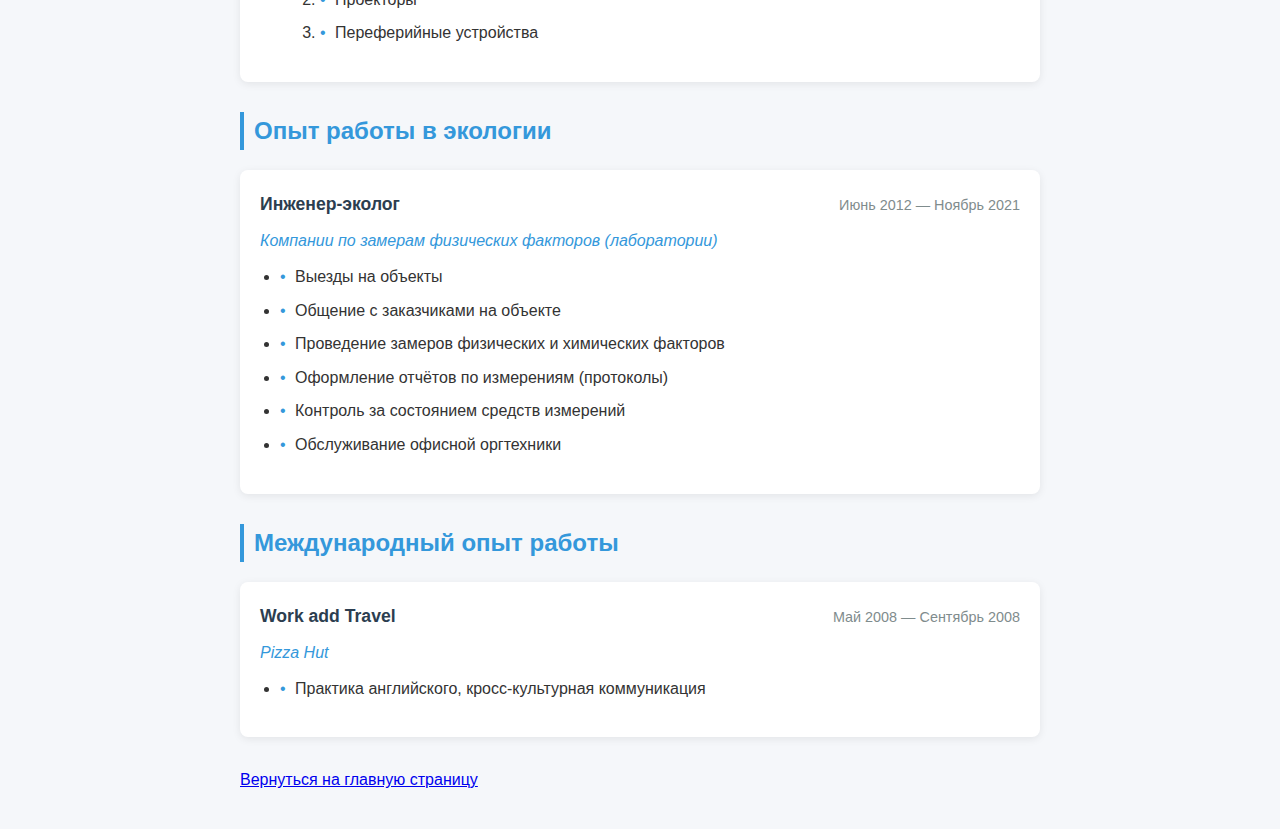
<file: experience.html>
<!DOCTYPE html>
<html lang="ru">
<head>
    <meta charset="UTF-8">
    <meta name="viewport" content="width=device-width, initial-scale=1.0">
    <title>Морозов Вячеслав - Резюме</title>
    <style>
        /* Основные стили */
        body {
            font-family: 'Segoe UI', Tahoma, Geneva, Verdana, sans-serif;
            line-height: 1.6;
            color: #333;
            max-width: 800px;
            margin: 0 auto;
            padding: 20px;
            background-color: #f5f7fa;
        }

        /* Шапка */
        header {
            text-align: center;
            margin-bottom: 30px;
            padding-bottom: 20px;
            border-bottom: 2px solid #3498db;
            background-color: white;
            padding: 20px;
            border-radius: 8px;
            box-shadow: 0 2px 10px rgba(0,0,0,0.05);
        }

        h1 {
            color: #2c3e50;
            margin-bottom: 5px;
            font-size: 2em;
        }

        header p {
            color: #7f8c8d;
            font-size: 1.1em;
        }

        /* Разделы */
        section {
            margin-bottom: 30px;
            animation: fadeIn 0.5s ease-out forwards;
        }

        h2 {
            color: #3498db;
            border-left: 4px solid #3498db;
            padding-left: 10px;
            margin: 30px 0 20px;
            font-size: 1.5em;
        }

        /* Блоки опыта */
        .job {
            background-color: white;
            padding: 20px;
            margin-bottom: 20px;
            border-radius: 8px;
            box-shadow: 0 2px 8px rgba(0,0,0,0.08);
            transition: transform 0.3s ease;
        }

        .job:hover {
            transform: translateY(-3px);
        }

        .job-header {
            display: flex;
            justify-content: space-between;
            flex-wrap: wrap;
            margin-bottom: 10px;
            align-items: baseline;
        }

        .job-title {
            font-weight: bold;
            font-size: 1.1em;
            color: #2c3e50;
            margin-right: 15px;
        }

        .job-date {
            color: #7f8c8d;
            font-size: 0.9em;
        }

        .company {
            font-style: italic;
            color: #3498db;
            margin-bottom: 10px;
            display: block;
        }

        /* Список обязанностей */
        ul {
            padding-left: 20px;
            margin-top: 10px;
        }

        li {
            margin-bottom: 8px;
            position: relative;
            padding-left: 15px;
        }

        li:before {
            content: "•";
            color: #3498db;
            position: absolute;
            left: 0;
        }

        /* Адаптивность */
        @media (max-width: 768px) {
            body {
                padding: 15px;
            }
            
            .job-header {
                flex-direction: column;
            }
            
            .job-date {
                margin-top: 5px;
            }
        }

        @media (max-width: 480px) {
            h1 {
                font-size: 1.7em;
            }
            
            header p {
                font-size: 1em;
            }
            
            .job {
                padding: 15px;
            }
        }

        /* Анимации */
        @keyframes fadeIn {
            from { opacity: 0; transform: translateY(10px); }
            to { opacity: 1; transform: translateY(0); }
        }

        section:nth-child(2) { animation-delay: 0.1s; }
        section:nth-child(3) { animation-delay: 0.2s; }
        section:nth-child(4) { animation-delay: 0.3s; }
    </style>
</head>
<body>
    <header>
        <h1>Морозов Вячеслав Валерьевич</h1>
        <!-- <p>Специалист IT / Инженер-эколог</p> -->
    </header>

    <section id="education">
        <h2>Образование</h2>
        <div class="job">
            <div class="job-header">
                <span class="job-title">Биоэкология (биоэколог)</span>
                <span class="job-date">2013</span>
            </div>
            <div class="company">Московский областной университет</div>
        </div>
        
        <div class="job">
            <div class="job-header">
                <span class="job-title">Специалист по тестированию</span>
                <span class="job-date">2022</span>
            </div>
            <div class="company">Томский государственный университет</div>
        </div>
    </section>

    <section id="it-experience">
        <h2>Опыт работы в IT</h2>
        
        <div class="job">
            <div class="job-header">
                <span class="job-title">Специалист IT отдела</span>
                <span class="job-date">Ноябрь 2023 — настоящее время</span>
            </div>
            <div class="company">Coca-Cola HBC Russia</div>
            <ul>
                <li>Сопровождение 2х площадок (офисное пространство 80%+ производственная территория 20%)</li>
                <li>Подготовка и выдача техники</li>
                <li>Контроль распределения техники</li>
                <li>Ремонт и обслуживание техники (ноутбуки, камеры, принтеры)</li>
                <li>Подготовка оборудования для мероприятий-конференций и их проведение</li>
                <li>Работа с Intune, Active Directory, SLA</li>
            </ul>
        </div>
        
        <div class="job">
            <div class="job-header">
                <span class="job-title">Разработчик C++</span>
                <span class="job-date">Июль 2023 — Октябрь 2023</span>
            </div>
            <div class="company">НПО Молния</div>
            <ul>
                <li>Работа над проектом С++</li>
                <li>Реверс-инжиниринг</li>
                <li>Краткосрочный проект / временная позиция</li>
            </ul>
        </div>

        <div class="job">
            <div class="job-header">
                <span class="job-title">Специалист IT отдела</span>
                <span class="job-date">Декабрь 2022 — Июль 2023</span>
            </div>
            <div class="company">ООО "Вентра" на площадке Coca-Cola HBC Russia</div>
            <ul>
                <li>Подготовка и выдача техники</li>
                <li>Ремонт и обслуживание техники (ноутбуки, камеры, принтеры)</li>
                <li>Подготовка оборудования для мероприятий-конференций и их проведение</li>
            </ul>
        </div>

        <div class="job">
            <div class="job-header">
                <span class="job-title">Специалист технической поддержки</span>
                <span class="job-date">Октябрь 2022 — Декабрь 2022</span>
            </div>
            <div class="company">Образовательный холдинг Синергия</div>
            <ul>
                <li>Подготовка и выдача техники</li>
                <li>Ремонт и обслуживание техники</li>
                    <ol>
                        <li>Системные блоки</li>
                        <li>Проекторы</li>
                        <li>Переферийные устройства</li>
                    </ol>
            </ul>
        </div>
        
    </section>

    <section id="ecology-experience">
        <h2>Опыт работы в экологии</h2>
        
        <div class="job">
            <div class="job-header">
                <span class="job-title">Инженер-эколог</span>
                <span class="job-date">Июнь 2012 — Ноябрь 2021</span>
            </div>
            <div class="company">Компании по замерам физических факторов (лаборатории)</div>
            <ul>
                <li>Выезды на объекты</li>
                <li>Общение с заказчиками на объекте</li>
                <li>Проведение замеров физических и химических факторов</li>
                <li>Оформление отчётов по измерениям (протоколы)</li>
                <li>Контроль за состоянием средств измерений</li>
                <li>Обслуживание офисной оргтехники</li>
            </ul>
        </div>
    </section>

    <section id="usa">
        <h2>Международный опыт работы</h2>
        
        <div class="job">
            <div class="job-header">
                <span class="job-title">Work add Travel</span>
                <span class="job-date">Май 2008 — Сентябрь 2008</span>
            </div>
            <div class="company">Pizza Hut</div>        
            <ul>
                <li>Практика английского, кросс-культурная коммуникация</li>
            </ul>
            </div>
    </section>

<!--    <section id="military-service">
        <h2>Служба в армии</h2>
        
        <div class="job">
            <div class="job-header">
                <span class="job-title">Морская пехота</span>
                <span class="job-date">Июнь 2009 — Июнь 2010</span>
            </div>
            <div class="company">Вооружённые силы Российской Федерации</div>        
            <ul>
                <li>Выезды на объекты</li>
            </ul>
            </div>
    </section>
-->
    <p><a href="https://moroz007.github.io/html_resume/">Вернуться на главную страницу</a></p>

</body>
</html>
</file>
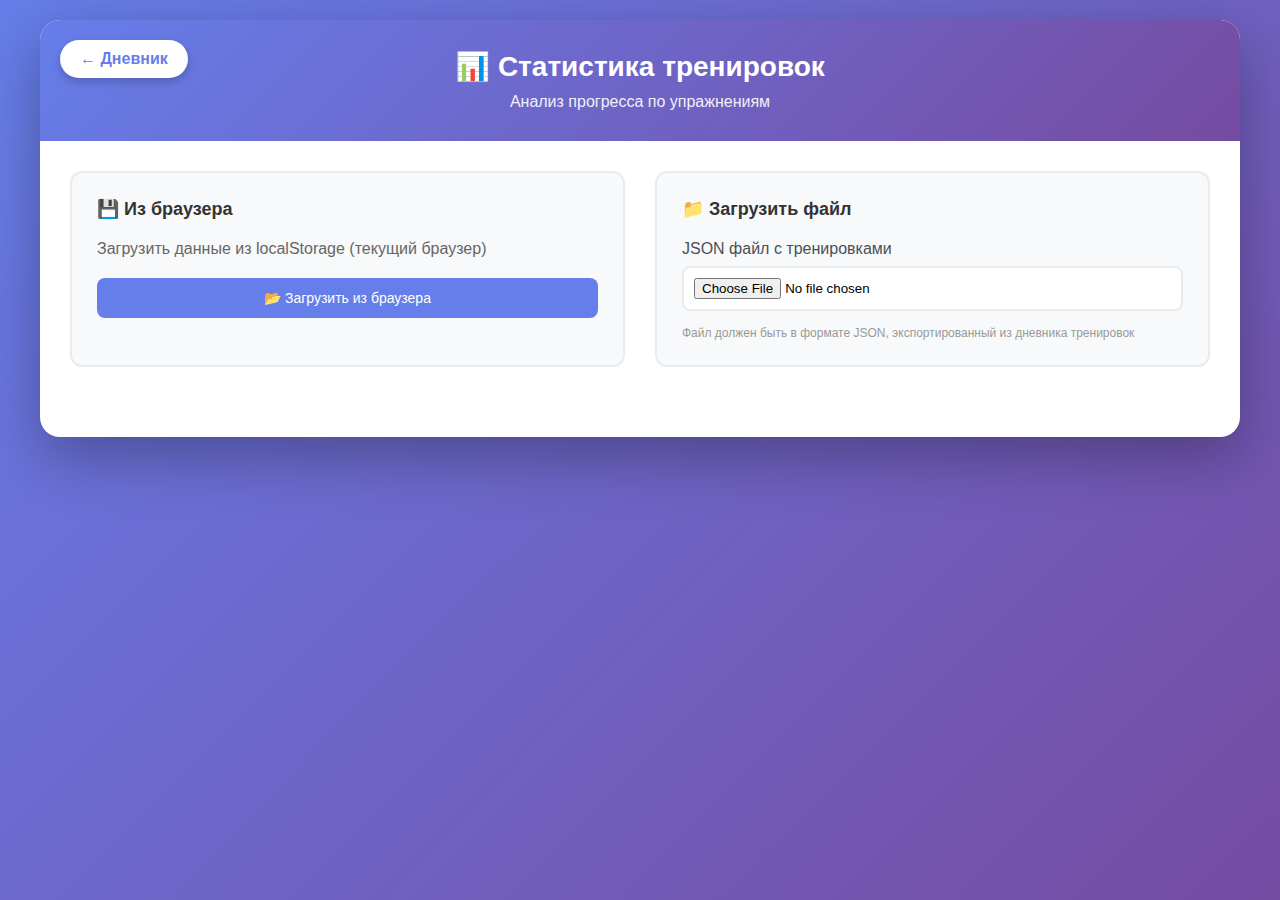
<file: statistics_training.html>
<!DOCTYPE html>
<html lang="ru">
<head>
    <meta charset="UTF-8">
    <meta name="viewport" content="width=device-width, initial-scale=1.0">
    <title>Статистика тренировок</title>
    <style>
        * { box-sizing: border-box; margin: 0; padding: 0; }
        body { 
            font-family: -apple-system, BlinkMacSystemFont, 'Segoe UI', Roboto, sans-serif;
            background: linear-gradient(135deg, #667eea 0%, #764ba2 100%);
            min-height: 100vh;
            padding: 20px;
        }
        .container { 
            max-width: 1200px;
            margin: 0 auto;
            background: white;
            border-radius: 20px;
            box-shadow: 0 20px 60px rgba(0,0,0,0.3);
            overflow: hidden;
        }
        header {
            background: linear-gradient(135deg, #667eea 0%, #764ba2 100%);
            color: white;
            padding: 30px 25px;
            text-align: center;
            position: relative;
        }
        h1 { font-size: 28px; margin-bottom: 10px; font-weight: 600; }
        .subtitle { opacity: 0.9; font-size: 16px; }
        
        .nav-buttons {
            position: absolute;
            top: 20px;
            left: 20px;
            display: flex;
            gap: 10px;
        }
        .nav-btn {
            background: white;
            color: #667eea;
            border: none;
            padding: 10px 20px;
            border-radius: 30px;
            font-size: 16px;
            font-weight: 600;
            cursor: pointer;
            display: flex;
            align-items: center;
            gap: 8px;
            box-shadow: 0 4px 10px rgba(0,0,0,0.2);
            transition: all 0.3s;
            text-decoration: none;
        }
        .nav-btn:hover {
            transform: scale(1.05);
            box-shadow: 0 6px 15px rgba(0,0,0,0.3);
        }
        
        .content {
            padding: 30px;
        }
        
        /* Источники данных */
        .data-sources {
            display: grid;
            grid-template-columns: 1fr 1fr;
            gap: 30px;
            margin-bottom: 40px;
        }
        .source-card {
            background: #f8f9fa;
            border-radius: 12px;
            padding: 25px;
            border: 2px solid #e9ecef;
        }
        .source-title {
            font-size: 18px;
            font-weight: 600;
            color: #333;
            margin-bottom: 20px;
            display: flex;
            align-items: center;
            gap: 10px;
        }
        .file-input {
            margin-bottom: 15px;
        }
        .file-input label {
            display: block;
            margin-bottom: 8px;
            font-weight: 500;
            color: #495057;
        }
        .file-input input {
            width: 100%;
            padding: 10px;
            border: 2px solid #e9ecef;
            border-radius: 8px;
            background: white;
        }
        
        /* Статистика */
        .stats-container {
            display: grid;
            grid-template-columns: repeat(auto-fit, minmax(250px, 1fr));
            gap: 20px;
            margin-bottom: 30px;
        }
        .stat-card {
            background: linear-gradient(135deg, #667eea10 0%, #764ba210 100%);
            border: 2px solid #667eea30;
            border-radius: 12px;
            padding: 20px;
        }
        .stat-title {
            font-size: 18px;
            font-weight: 600;
            color: #333;
            margin-bottom: 15px;
            padding-bottom: 10px;
            border-bottom: 2px solid #667eea30;
        }
        .stat-row {
            display: flex;
            justify-content: space-between;
            padding: 8px 0;
            border-bottom: 1px solid #e9ecef;
        }
        .stat-row:last-child {
            border-bottom: none;
        }
        .stat-label {
            color: #666;
        }
        .stat-value {
            font-weight: 600;
            color: #667eea;
        }
        
        /* Таблица */
        .table-container {
            background: white;
            border-radius: 12px;
            padding: 20px;
            border: 2px solid #e9ecef;
            overflow-x: auto;
        }
        table {
            width: 100%;
            border-collapse: collapse;
        }
        th {
            background: #667eea;
            color: white;
            padding: 15px;
            text-align: left;
            font-weight: 500;
        }
        td {
            padding: 12px 15px;
            border-bottom: 1px solid #e9ecef;
        }
        tr:last-child td {
            border-bottom: none;
        }
        tr:hover {
            background: #f8f9fa;
        }
        .weight-min {
            color: #28a745;
            font-weight: 500;
        }
        .weight-max {
            color: #dc3545;
            font-weight: 600;
        }
        
        .btn {
            display: inline-flex;
            align-items: center;
            justify-content: center;
            padding: 12px 20px;
            border: none;
            border-radius: 8px;
            font-size: 14px;
            font-weight: 500;
            cursor: pointer;
            transition: all 0.3s;
            gap: 8px;
            background: #667eea;
            color: white;
            width: 100%;
        }
        .btn:hover {
            transform: translateY(-2px);
            box-shadow: 0 5px 15px rgba(102, 126, 234, 0.3);
        }
        .btn-secondary {
            background: #6c757d;
        }
        
        .info-message {
            text-align: center;
            padding: 60px 20px;
            color: #6c757d;
        }
        
        /* Прогресс бар */
        .progress-bar {
            width: 100%;
            height: 8px;
            background: #e9ecef;
            border-radius: 4px;
            overflow: hidden;
            margin-top: 5px;
        }
        .progress-fill {
            height: 100%;
            background: linear-gradient(90deg, #28a745, #667eea);
            border-radius: 4px;
            transition: width 0.3s;
        }
        
        @media (max-width: 768px) {
            .data-sources {
                grid-template-columns: 1fr;
            }
            .nav-buttons {
                position: static;
                margin-bottom: 20px;
                justify-content: center;
            }
        }
    </style>
</head>
<body>
    <div class="container">
        <header>
            <div class="nav-buttons">
                <a href="diary_training.html" class="nav-btn">
                    ← Дневник
                </a>
            </div>
            <h1>📊 Статистика тренировок</h1>
            <p class="subtitle">Анализ прогресса по упражнениям</p>
        </header>
        
        <div class="content">
            <!-- Выбор источника данных -->
            <div class="data-sources">
                <div class="source-card">
                    <div class="source-title">
                        <span>💾 Из браузера</span>
                    </div>
                    <p style="color: #666; margin-bottom: 20px;">Загрузить данные из localStorage (текущий браузер)</p>
                    <button class="btn" onclick="loadFromBrowser()">
                        📂 Загрузить из браузера
                    </button>
                </div>
                
                <div class="source-card">
                    <div class="source-title">
                        <span>📁 Загрузить файл</span>
                    </div>
                    <div class="file-input">
                        <label>JSON файл с тренировками</label>
                        <input type="file" id="jsonFile" accept=".json" onchange="loadFromFile(event)">
                    </div>
                    <p style="color: #999; font-size: 12px; margin-top: 10px;">Файл должен быть в формате JSON, экспортированный из дневника тренировок</p>
                </div>
            </div>
            
            <!-- Результаты статистики -->
            <div id="statsResults" style="display: none;">
                <!-- Общая статистика -->
                <div class="stats-container">
                    <div class="stat-card">
                        <div class="stat-title">Всего</div>
                        <div class="stat-row">
                            <span class="stat-label">Тренировок:</span>
                            <span class="stat-value" id="stat-total">0</span>
                        </div>
                        <div class="stat-row">
                            <span class="stat-label">Упражнений (уникальных):</span>
                            <span class="stat-value" id="stat-unique">0</span>
                        </div>
                        <div class="stat-row">
                            <span class="stat-label">Всего подходов:</span>
                            <span class="stat-value" id="stat-sets">0</span>
                        </div>
                    </div>
                    
                    <div class="stat-card">
                        <div class="stat-title">Рекорды</div>
                        <div class="stat-row">
                            <span class="stat-label">Макс. вес (любое упр.):</span>
                            <span class="stat-value" id="stat-max-weight">0 кг</span>
                        </div>
                        <div class="stat-row">
                            <span class="stat-label">Самое частое упражнение:</span>
                            <span class="stat-value" id="stat-most-frequent">—</span>
                        </div>
                        <div class="stat-row">
                            <span class="stat-label">Суммарный тоннаж:</span>
                            <span class="stat-value" id="stat-total-weight">0 кг</span>
                        </div>
                    </div>
                    
                    <div class="stat-card">
                        <div class="stat-title">Средние показатели</div>
                        <div class="stat-row">
                            <span class="stat-label">Подходов за тренировку:</span>
                            <span class="stat-value" id="stat-avg-sets">0</span>
                        </div>
                        <div class="stat-row">
                            <span class="stat-label">Упражнений за тренировку:</span>
                            <span class="stat-value" id="stat-avg-exercises">0</span>
                        </div>
                        <div class="stat-row">
                            <span class="stat-label">Ср. вес подхода:</span>
                            <span class="stat-value" id="stat-avg-weight">0 кг</span>
                        </div>
                    </div>
                </div>
                
                <!-- Таблица прогресса -->
                <div class="table-container">
                    <h3 style="margin-bottom: 20px;">📋 Прогресс по упражнениям</h3>
                    <table id="exercise-stats-table">
                        <thead>
                            <tr>
                                <th>Упражнение</th>
                                <th>Подходов</th>
                                <th>Мин. вес (кг)</th>
                                <th>Макс. вес (кг)</th>
                                <th>Последний вес</th>
                                <th>Прогресс</th>
                            </tr>
                        </thead>
                        <tbody id="exercise-stats-body">
                            <tr>
                                <td colspan="6" style="text-align: center; padding: 40px;">
                                    Загрузите данные для просмотра статистики
                                </td>
                            </tr>
                        </tbody>
                    </table>
                </div>
            </div>
        </div>
    </div>

    <script>
        function loadFromBrowser() {
            const records = JSON.parse(localStorage.getItem('trainingRecords') || '[]');
            if (records.length === 0) {
                alert('В браузере нет данных о тренировках');
                return;
            }
            processData(records);
        }
        
        function loadFromFile(event) {
            const file = event.target.files[0];
            if (!file) return;
            
            const reader = new FileReader();
            reader.onload = function(e) {
                try {
                    const records = JSON.parse(e.target.result);
                    processData(records);
                } catch (error) {
                    alert('Ошибка при чтении файла. Убедитесь, что это правильный JSON файл.');
                }
            };
            reader.readAsText(file);
        }
        
        function processData(records) {
            // Показываем результаты
            document.getElementById('statsResults').style.display = 'block';
            
            // Общая статистика
            const totalTrainings = records.length;
            
            let totalSets = 0;
            let totalExercises = 0;
            let totalWeight = 0;
            let maxWeight = 0;
            let exerciseCount = {};
            let allWeights = [];
            
            records.forEach(record => {
                if (record.exercises) {
                    totalExercises += record.exercises.length;
                    
                    record.exercises.forEach(exercise => {
                        // Считаем количество появлений упражнения
                        exerciseCount[exercise.name] = (exerciseCount[exercise.name] || 0) + 1;
                        
                        if (exercise.sets) {
                            totalSets += exercise.sets.length;
                            
                            exercise.sets.forEach(set => {
                                const weight = set.weight || 0;
                                allWeights.push(weight);
                                totalWeight += weight * (set.reps || 0);
                                if (weight > maxWeight) {
                                    maxWeight = weight;
                                }
                            });
                        }
                    });
                }
            });
            
            // Уникальные упражнения
            const uniqueExercises = Object.keys(exerciseCount).length;
            
            // Самое частое упражнение
            let mostFrequent = '—';
            let maxCount = 0;
            for (let [name, count] of Object.entries(exerciseCount)) {
                if (count > maxCount) {
                    maxCount = count;
                    mostFrequent = name;
                }
            }
            
            // Средние показатели
            const avgSetsPerTraining = totalTrainings > 0 ? (totalSets / totalTrainings).toFixed(1) : 0;
            const avgExercisesPerTraining = totalTrainings > 0 ? (totalExercises / totalTrainings).toFixed(1) : 0;
            const avgWeight = allWeights.length > 0 ? (allWeights.reduce((a, b) => a + b, 0) / allWeights.length).toFixed(1) : 0;
            
            // Обновляем UI
            document.getElementById('stat-total').textContent = totalTrainings;
            document.getElementById('stat-unique').textContent = uniqueExercises;
            document.getElementById('stat-sets').textContent = totalSets;
            document.getElementById('stat-max-weight').textContent = maxWeight + ' кг';
            document.getElementById('stat-most-frequent').textContent = mostFrequent.length > 25 ? mostFrequent.substring(0, 25) + '…' : mostFrequent;
            document.getElementById('stat-total-weight').textContent = totalWeight.toFixed(0) + ' кг';
            document.getElementById('stat-avg-sets').textContent = avgSetsPerTraining;
            document.getElementById('stat-avg-exercises').textContent = avgExercisesPerTraining;
            document.getElementById('stat-avg-weight').textContent = avgWeight + ' кг';
            
            // Таблица прогресса по упражнениям
            updateExerciseStatsTable(records);
        }
        
        function updateExerciseStatsTable(records) {
            const stats = {};
            
            // Собираем статистику по каждому упражнению
            records.forEach(record => {
                if (!record.exercises) return;
                
                record.exercises.forEach(exercise => {
                    if (!stats[exercise.name]) {
                        stats[exercise.name] = {
                            name: exercise.name,
                            weights: [],
                            lastWeight: 0,
                            totalSets: 0,
                            lastDate: record.timestamp
                        };
                    }
                    
                    if (exercise.sets) {
                        exercise.sets.forEach(set => {
                            stats[exercise.name].weights.push(set.weight || 0);
                            stats[exercise.name].totalSets++;
                            stats[exercise.name].lastWeight = set.weight || 0;
                        });
                    }
                    
                    // Обновляем дату, если тренировка более поздняя
                    if (record.timestamp > stats[exercise.name].lastDate) {
                        stats[exercise.name].lastDate = record.timestamp;
                    }
                });
            });
            
            // Формируем таблицу
            const tbody = document.getElementById('exercise-stats-body');
            
            if (Object.keys(stats).length === 0) {
                tbody.innerHTML = `
                    <tr>
                        <td colspan="6" style="text-align: center; padding: 40px;">
                            Нет данных для отображения
                        </td>
                    </tr>
                `;
                return;
            }
            
            let html = '';
            
            // Сортируем упражнения по алфавиту
            const sortedExercises = Object.values(stats).sort((a, b) => a.name.localeCompare(b.name));
            
            sortedExercises.forEach(stat => {
                const weights = stat.weights.filter(w => w > 0);
                if (weights.length === 0) return;
                
                const minWeight = Math.min(...weights);
                const maxWeight = Math.max(...weights);
                const lastWeight = stat.lastWeight;
                const progress = minWeight > 0 ? ((lastWeight - minWeight) / minWeight * 100).toFixed(1) : 0;
                
                html += `
                    <tr>
                        <td><strong>${stat.name}</strong></td>
                        <td>${stat.totalSets}</td>
                        <td class="weight-min">${minWeight} кг</td>
                        <td class="weight-max">${maxWeight} кг</td>
                        <td>${lastWeight} кг</td>
                        <td style="color: ${progress >= 0 ? '#28a745' : '#dc3545'};">
                            ${progress > 0 ? '+' : ''}${progress}%
                            <div class="progress-bar">
                                <div class="progress-fill" style="width: ${Math.min(Math.abs(progress), 100)}%"></div>
                            </div>
                        </td>
                    </tr>
                `;
            });
            
            if (html === '') {
                tbody.innerHTML = `
                    <tr>
                        <td colspan="6" style="text-align: center; padding: 40px;">
                            Нет данных с корректными весами
                        </td>
                    </tr>
                `;
            } else {
                tbody.innerHTML = html;
            }
        }
    </script>
</body>
</html>
</file>
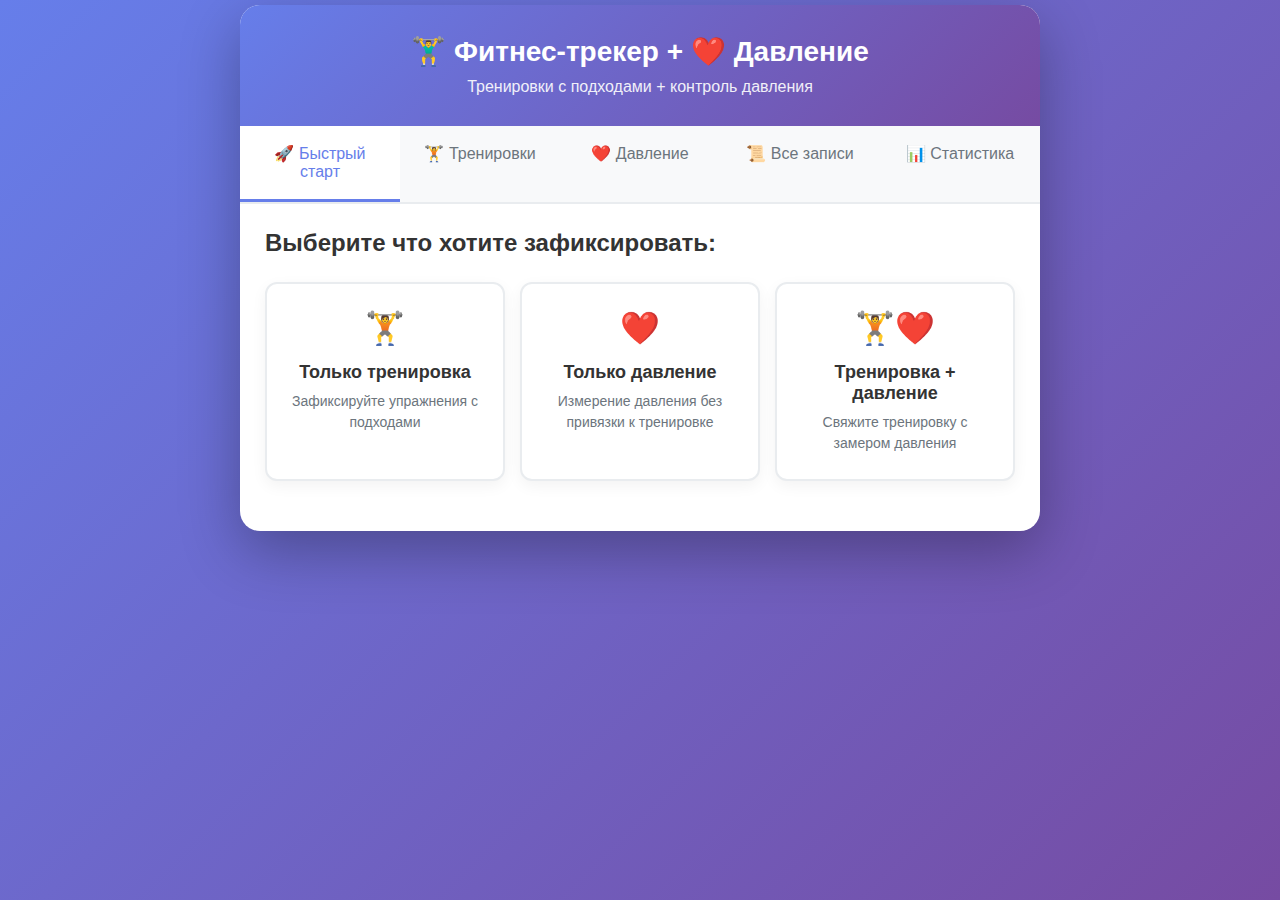
<file: workout_blood_diary.html>
<!DOCTYPE html>
<html lang="ru">
<head>
    <meta charset="UTF-8">
    <meta name="viewport" content="width=device-width, initial-scale=1.0">
    <title>Фитнес-трекер + Давление</title>
    <style>
        * { box-sizing: border-box; margin: 0; padding: 0; }
        body { 
            font-family: -apple-system, BlinkMacSystemFont, 'Segoe UI', Roboto, sans-serif;
            background: linear-gradient(135deg, #667eea 0%, #764ba2 100%);
            min-height: 100vh;
            padding: 5px;       /* Ширина общей рамки*/
        }
        .container { 
            max-width: 800px;
            margin: 0 auto;
            background: white;
            border-radius: 20px;
            box-shadow: 0 20px 60px rgba(0,0,0,0.3);
            overflow: hidden;
        }
        header {
            background: linear-gradient(135deg, #667eea 0%, #764ba2 100%);
            color: white;
            padding: 30px 25px;
            text-align: center;
        }
        h1 { font-size: 28px; margin-bottom: 10px; font-weight: 600; }
        .subtitle { opacity: 0.9; font-size: 16px; }
        
        /* Навигация */
        .nav-tabs {
            display: flex;
            background: #f8f9fa;
            border-bottom: 2px solid #e9ecef;
        }
        .nav-tab {
            flex: 1;
            text-align: center;
            padding: 18px;
            cursor: pointer;
            border-bottom: 3px solid transparent;
            transition: all 0.3s;
            font-weight: 500;
            color: #6c757d;
        }
        .nav-tab:hover { background: #e9ecef; }
        .nav-tab.active {
            color: #667eea;
            border-bottom-color: #667eea;
            background: white;
        }
        .tab-content { display: none; padding: 25px; }
        .tab-content.active { display: block; }
        
        /* Карточки быстрого доступа */
        .quick-actions {
            display: grid;
            grid-template-columns: repeat(auto-fit, minmax(200px, 1fr));
            gap: 15px;
            margin: 25px 0;
        }
        .quick-card {
            background: white;
            border-radius: 12px;
            padding: 25px 20px;
            text-align: center;
            cursor: pointer;
            transition: all 0.3s;
            border: 2px solid #e9ecef;
            box-shadow: 0 5px 15px rgba(0,0,0,0.05);
        }
        .quick-card:hover {
            transform: translateY(-5px);
            border-color: #667eea;
            box-shadow: 0 10px 25px rgba(102, 126, 234, 0.15);
        }
        .quick-icon {
            font-size: 32px;
            margin-bottom: 15px;
            display: block;
        }
        .quick-title {
            font-size: 18px;
            font-weight: 600;
            margin-bottom: 8px;
            color: #333;
        }
        .quick-desc {
            font-size: 14px;
            color: #6c757d;
            line-height: 1.5;
        }
        
        /* Формы */
        .form-section {
            background: #f8f9fa;
            border-radius: 12px;
            padding: 25px;
            margin-bottom: 25px;
            border: 2px dashed #dee2e6;
        }
        .form-title {
            display: flex;
            align-items: center;
            margin-bottom: 20px;
            color: #333;
            font-size: 20px;
            font-weight: 600;
        }
        .form-title i { margin-right: 12px; }
        .form-row {
            display: grid;
            grid-template-columns: repeat(auto-fit, minmax(200px, 1fr));
            gap: 15px;
            margin-bottom: 20px;
        }
        .form-group {
            margin-bottom: 15px;
        }
        label {
            display: block;
            margin-bottom: 8px;
            font-weight: 500;
            color: #495057;
            font-size: 14px;
        }
        input, select, textarea {
            width: 100%;
            padding: 14px;
            border: 2px solid #e9ecef;
            border-radius: 10px;
            font-size: 16px;
            transition: all 0.3s;
            background: white;
        }
        input:focus, select:focus, textarea:focus {
            outline: none;
            border-color: #667eea;
            box-shadow: 0 0 0 3px rgba(102, 126, 234, 0.1);
        }
        textarea {
            min-height: 120px;
            resize: vertical;
            font-family: inherit;
            line-height: 1.5;
        }
        
        /* Кнопки */
        .btn {
            display: inline-flex;       /*  */
            align-items: center;        /* выравнивание кновок относительно центральной линии */
            justify-content: center;    /* center */
            padding: 7px 8px;           /* отступ от текста верх-низ и право лево */
            border: none;               /* стандартная рамка */
            border-radius: 5px;         /* скругление кнопок */
            font-size: 10px;            /* Размер текста внутри кнопки */
            font-weight: 500;           /* не жирный и не тонкий текст */
            cursor: pointer;            /* изменение курсора */
            transition: all 0.3s;       /* время отклика (при наведении) */
            text-decoration: none;      /* убирает подчеркивание */
            gap: 2px;
        }
        .btn-primary {
            background: linear-gradient(135deg, #667eea 0%, #764ba2 100%);
            color: white;
        }
        .btn-primary:hover {
            transform: translateY(-2px);
            box-shadow: 0 10px 25px rgba(102, 126, 234, 0.3);
        }
        .btn-secondary {
            background: #6c757d;
            color: white;
        }
        .btn-success {
            background: #28a745;
            color: white;
        }
        .btn-danger {
            background: #dc3545;
            color: white;
        }
        .btn-full { width: 100%; }
        .btn-group {
            display: flex;
            gap: 15px;
            margin-top: 25px;
        }
        
        /* Карточки упражнений */
        .exercise-card {
            background: white;
            border-radius: 12px;
            padding: 20px;
            margin-bottom: 20px;
            border: 2px solid #e9ecef;
            position: relative;
        }
        .exercise-header {
            display: flex;
            align-items: center;
            gap: 15px;
            margin-bottom: 20px;
        }
        .remove-exercise {
            position: absolute;
            top: 15px;
            right: 15px;
            background: #ff4444;
            color: white;
            border: none;
            width: 30px;
            height: 30px;
            border-radius: 50%;
            cursor: pointer;
            font-size: 18px;
            display: flex;
            align-items: center;
            justify-content: center;
        }
        .set-row {
            display: flex;
            gap: 10px;
            margin-bottom: 10px;
            padding: 10px;
            background: #f8f9fa;
            border-radius: 8px;
            align-items: center;
        }
        .set-number {
            font-weight: bold;
            color: #666;
            min-width: 70px;
        }
        .remove-set {
            background: #ff4444;
            color: white;
            border: none;
            width: 30px;
            height: 30px;
            border-radius: 50%;
            cursor: pointer;
            display: flex;
            align-items: center;
            justify-content: center;
        }
        
        /* Карточки записей история*/
        .records-list {
            margin-top: 5px;
        }
        .record-card {
            background: white;
            border-radius: 12px;            /* закругление рамки */
            padding: 2px;                   /* 1-я рамка */
            margin-bottom: 7px;             /* пространство между рамками */
            border: 2px solid #e9ecef;      /*  */
            transition: all 0.3s;           /*  */
            position: relative;             /*  */
        }
        .record-card:hover {
            border-color: #667eea;
            box-shadow: 0 10px 25px rgba(0,0,0,0.05);
        }
        .record-header {
            display: flex;
            justify-content: space-between;
            align-items: flex-start;
            margin-bottom: 15px;
        }
        /* кнопки в истории */
        .record-date {
            font-weight: 700;          /* чуть житный текс */
            font-size: 11px;           /* размер */
            color: #333;
        }
        .record-type {
            display: inline-block;
            padding: 0px 5px;
            border-radius: 5px;
            font-size: 12px;
            font-weight: 600;
            text-transform: uppercase;
            letter-spacing: 0.5px;
        }
        .type-training { background: #e3f2fd; color: #1976d2; }
        .type-pressure { background: #f3e5f5; color: #7b1fa2; }
        .type-combined { background: #e8f5e9; color: #2e7d32; }
        .record-content {
            margin: 5px 0;
            line-height: 1.1;       /* 1.6*/
        }
        .record-footer {
            display: flex;
            justify-content: space-between;
            align-items: center;
            padding-top: 2px;
            border-top: 1px solid #e9ecef;
            margin-top: 2px;
        }
        .record-actions {
            display: flex;
            gap: 10px;
        }
        /* кнопка [удалить] в (все записи)*/
        .action-btn {
            padding: 3px 5px;
            border-radius: 2px;
            border: 1px solid #dee2e6;
            background: white;
            cursor: pointer;
            font-size: 14px;
            transition: all 0.2s;
        }
        .action-btn:hover {
            background: #f8f9fa;
        }
        
        /* Статистика */
        .stats-grid {
            display: grid;
            grid-template-columns: repeat(auto-fit, minmax(150px, 1fr));
            gap: 20px;
            margin: 25px 0;
        }
        .stat-card {
            background: white;
            padding: 25px;
            border-radius: 12px;
            text-align: center;
            box-shadow: 0 5px 15px rgba(0,0,0,0.05);
        }
        .stat-value {
            font-size: 32px;
            font-weight: 700;
            color: #667eea;
            margin-bottom: 8px;
        }
        .stat-label {
            font-size: 14px;
            color: #6c757d;
            text-transform: uppercase;
            letter-spacing: 1px;
        }
        
        /* Адаптивность */
        @media (max-width: 768px) {
            .container { border-radius: 0; }
            .nav-tabs { flex-direction: column; }
            .quick-actions { grid-template-columns: 1fr; }
            .form-row { grid-template-columns: 1fr; }
            .btn-group { flex-direction: column; }
            .record-header { flex-direction: row; gap: 3px; }    /* row / column пространство между строками*/
            .record-footer { flex-direction: row; gap: 3px; } /* row / column пространство между строками*/
            .set-row { flex-direction: column; }
        }
        
        /* Анимации */
        @keyframes fadeIn {
            from { opacity: 0; transform: translateY(10px); }
            to { opacity: 1; transform: translateY(0); }
        }
        .fade-in {
            animation: fadeIn 0.5s ease-out;
        }
    </style>
</head>
<body>
    <div class="container fade-in">
        <header>
            <h1>🏋️‍♂️ Фитнес-трекер + ❤️ Давление</h1>
            <p class="subtitle">Тренировки с подходами + контроль давления</p>
        </header>
        
        <div class="nav-tabs">
            <div class="nav-tab active" onclick="showTab('quick')" data-tab="quick">
                🚀 Быстрый старт
            </div>
            <div class="nav-tab" onclick="showTab('trainings')" data-tab="trainings">
                🏋️ Тренировки
            </div>
            <div class="nav-tab" onclick="showTab('pressure')" data-tab="pressure">
                ❤️ Давление
            </div>
            <div class="nav-tab" onclick="showTab('history')" data-tab="history">
                📜 Все записи
            </div>
            <div class="nav-tab" onclick="showTab('stats')" data-tab="stats">
                📊 Статистика
            </div>
        </div>
        
        <!-- Вкладка быстрого старта -->
        <div id="tab-quick" class="tab-content active">
            <h2 style="margin-bottom: 25px; color: #333;">Выберите что хотите зафиксировать:</h2>
            
            <div class="quick-actions">
                <div class="quick-card" onclick="startQuickTraining()">
                    <span class="quick-icon">🏋️</span>
                    <div class="quick-title">Только тренировка</div>
                    <div class="quick-desc">Зафиксируйте упражнения с подходами</div>
                </div>
                
                <div class="quick-card" onclick="startQuickPressure()">
                    <span class="quick-icon">❤️</span>
                    <div class="quick-title">Только давление</div>
                    <div class="quick-desc">Измерение давления без привязки к тренировке</div>
                </div>
                
                <div class="quick-card" onclick="startQuickCombined()">
                    <span class="quick-icon">🏋️❤️</span>
                    <div class="quick-title">Тренировка + давление</div>
                    <div class="quick-desc">Свяжите тренировку с замером давления</div>
                </div>
            </div>
            
            <div class="form-section" id="quick-form" style="display: none;">
                <div id="quick-form-content"></div>
                <div class="btn-group">
                    <button class="btn btn-primary btn-full" onclick="saveQuickRecord()">
                        💾 Сохранить
                    </button>
                    <button class="btn btn-secondary" onclick="cancelQuickForm()">
                        ❌ Отмена
                    </button>
                </div>
            </div>
        </div>
        
        <!-- Вкладка тренировок -->
        <div id="tab-trainings" class="tab-content">
            <h2 style="margin-bottom: 25px; color: #333;">🏋️ Новая тренировка</h2>
            
            <div class="form-section">
                <div class="form-title">📝 Информация о тренировке</div>
                
                <!-- Контейнер для упражнений -->
                <div id="exercises-container">
                    <!-- Упражнения будут добавляться здесь -->
                </div>
                
                <!-- Кнопка добавления упражнения -->
                <button class="btn btn-secondary" onclick="addExercise()" style="margin-bottom: 20px;">
                    ➕ Добавить упражнение
                </button>
                
                <!-- Самочувствие -->
                <div class="form-group">
                    <label>Самочувствие</label>
                    <select id="training-feeling">
                        <option value="">Не указано</option>
                        <option value="excellent">Отличное 😊</option>
                        <option value="good">Хорошее 🙂</option>
                        <option value="normal">Нормальное 😐</option>
                        <option value="tired">Усталость 😓</option>
                        <option value="bad">Плохое 😞</option>
                    </select>
                </div>
                
                <!-- Общие заметки -->
                <div class="form-group">
                    <label>Общие заметки о тренировке</label>
                    <textarea id="training-notes" placeholder="Общее самочувствие, длительность тренировки, что было легко/тяжело..."></textarea>
                </div>
                
                <div class="btn-group">
                    <button class="btn btn-primary" onclick="saveTraining()">
                        💾 Сохранить тренировку
                    </button>
                    <button class="btn btn-success" onclick="saveTrainingWithPressure()">
                        🏋️❤️ Добавить измерение давления
                    </button>
                </div>
            </div>
        </div>
        
        <!-- Вкладка давления -->
        <div id="tab-pressure" class="tab-content">
            <h2 style="margin-bottom: 25px; color: #333;">❤️ Новое измерение давления</h2>
            
            <div class="form-section">
                <div class="form-title">📊 Параметры измерения</div>
                
                <div class="form-row">
                    <div class="form-group">
                        <label>Давление (верхнее/нижнее)</label>
                        <div style="display: flex; gap: 10px; align-items: center;">
                            <input type="number" id="pressure-systolic" placeholder="120" min="50" max="250" style="flex: 1;">
                            <span style="font-size: 18px;">/</span>
                            <input type="number" id="pressure-diastolic" placeholder="80" min="30" max="150" style="flex: 1;">
                        </div>
                    </div>
                    
                    <div class="form-group">
                        <label>Пульс (уд/мин)</label>
                        <input type="number" id="pressure-pulse" placeholder="75" min="30" max="200">
                    </div>
                </div>
                
                <div class="form-group">
                    <label>Когда измеряли?</label>
                    <select id="pressure-when">
                        <option value="general">Просто контроль (без тренировки)</option>
                        <option value="before-training">Перед тренировкой</option>
                        <option value="after-training">После тренировки</option>
                        <option value="morning">Утром</option>
                        <option value="evening">Вечером</option>
                        <option value="night">Ночью</option>
                        <option value="symptoms">При симптомах</option>
                    </select>
                </div>
                
                <div class="form-group" id="training-link-section" style="display: none;">
                    <label>Связать с тренировкой</label>
                    <select id="pressure-training-link">
                        <option value="">Выберите тренировку...</option>
                    </select>
                </div>
                
                <div class="form-group">
                    <label>Заметки (симптомы, самочувствие)</label>
                    <textarea id="pressure-notes" placeholder="Головная боль, головокружение, или просто заметки..."></textarea>
                </div>
                
                <div class="btn-group">
                    <button class="btn btn-primary" onclick="savePressure()">
                        💾 Сохранить измерение
                    </button>
                </div>
            </div>
        </div>
        
        <!-- Вкладка истории -->
        <div id="tab-history" class="tab-content">
            <div style="display: flex; justify-content: space-between; align-items: center; margin-bottom: 10px;">
                <h4 style="color: #333;">📜 Все записи</h4>   <!-- h4 размер текста -->
                <div>
                    <button class="btn btn-secondary" onclick="filterRecords('all')">Все</button>
                    <button class="btn btn-secondary" onclick="filterRecords('training')">Тренировки</button>
                    <button class="btn btn-secondary" onclick="filterRecords('pressure')">Давление</button>
                </div>
            </div>
            
            <div id="history-records" class="records-list">
                <!-- Записи будут здесь -->
            </div>
        </div>
        
        <!-- Вкладка статистики -->
        <div id="tab-stats" class="tab-content">
            <h2 style="margin-bottom: 25px; color: #333;">📊 Статистика</h2>
            
            <div class="stats-grid">
                <div class="stat-card">
                    <div class="stat-value" id="stat-total">0</div>
                    <div class="stat-label">Всего записей</div>
                </div>
                <div class="stat-card">
                    <div class="stat-value" id="stat-trainings">0</div>
                    <div class="stat-label">Тренировок</div>
                </div>
                <div class="stat-card">
                    <div class="stat-value" id="stat-pressure">0</div>
                    <div class="stat-label">Измерений давления</div>
                </div>
                <div class="stat-card">
                    <div class="stat-value" id="stat-combined">0</div>
                    <div class="stat-label">Связанных записей</div>
                </div>
            </div>
            
            <div style="margin-top: 40px;">
                <h3 style="margin-bottom: 20px;">📈 Экспорт данных</h3>
                <div class="btn-group">
                    <button class="btn btn-primary" onclick="exportJSON()">
                        💾 Экспорт JSON
                    </button>
                    <button class="btn btn-success" onclick="exportCSV()">
                        📊 Экспорт CSV
                    </button>
                    <button class="btn btn-danger" onclick="clearAllData()">
                        🗑 Очистить все данные
                    </button>
                </div>
            </div>
        </div>
    </div>

    <script>
        // Глобальные переменные
        let records = JSON.parse(localStorage.getItem('fitnessPressureRecords') || '[]');
        let currentQuickMode = null;
        
        // Инициализация
        document.addEventListener('DOMContentLoaded', function() {
            // Добавляем первое упражнение при загрузке
            addExercise();
            
            loadHistory();
            updateStats();
            
            // Обработка выбора "когда измеряли"
            document.getElementById('pressure-when').addEventListener('change', function() {
                const when = this.value;
                const linkSection = document.getElementById('training-link-section');
                
                if (when === 'before-training' || when === 'after-training') {
                    linkSection.style.display = 'block';
                    updateTrainingLinks();
                } else {
                    linkSection.style.display = 'none';
                }
            });
        });
        
        // ============ УПРАЖНЕНИЯ И ПОДХОДЫ ============
        
        // Добавить упражнение
        function addExercise() {
            const container = document.getElementById('exercises-container');
            const exerciseIndex = container.children.length;
            
            /* можно доббавить новые упражнениня <option value="ЕЕЕЕЕЕЕЕЕЕЕ">ЕЕЕЕЕЕЕЕЕЕЕ</option> */
            const exerciseHTML = `
                <div class="exercise-card" data-index="${exerciseIndex}">
                    <button class="remove-exercise" onclick="removeExercise(${exerciseIndex})">×</button>
                    
                    <div class="exercise-header">
                        <div style="flex: 1;">
                            <label>Упражнение ${exerciseIndex + 1}</label>
                            <select class="exercise-type" onchange="updateExerciseName(this, ${exerciseIndex})">
                                <option value="">Выберите тренажер</option>
                                <option value="Горизонтальный жим ногами">Горизонтальный жим ногами</option>
                                <option value="Тяга горизонтального блока">Тяга горизонтального блока</option>
                                <option value="Разгибание ног сидя">Разгибание ног сидя</option>
                                <option value="Жим от груди сидя">Жим от груди сидя</option>
                                <option value="Вертикальная тяга сидя">Вертикальная тяга сидя</option>
                                <option value="Сгибание на бицепс сидя">Сгибание на бицепс сидя</option>
                                <option value="Скручивание на пресс">Скручивание на пресс</option>
                                <option value="Пэк-Дэк">Пэк-Дэк</option>
                                <option value="custom">Свое упражнение...</option>
                            </select>
                        </div>
                        <div style="width: 200px;">
                            <label>Название (если свое)</label>
                            <input type="text" class="exercise-custom-name" 
                                   placeholder="Мое упражнение" 
                                   style="display: none;">
                        </div>
                    </div>
                    
                    <!-- Контейнер для подходов -->
                    <div class="sets-container" id="sets-${exerciseIndex}">
                        <!-- Подходы будут добавляться здесь -->
                    </div>
                    
                    <!-- Кнопка добавления подхода -->
                    <button type="button" class="btn btn-secondary" 
                            onclick="addSet(${exerciseIndex})"
                            style="margin-top: 10px; padding: 8px 15px; font-size: 14px;">
                        ➕ Добавить подход
                    </button>
                </div>
            `;
            
            container.insertAdjacentHTML('beforeend', exerciseHTML);
            
            // Добавляем первый подход для нового упражнения
            addSet(exerciseIndex);
        }
        
        // Добавить подход
        function addSet(exerciseIndex) {
            const setsContainer = document.getElementById(`sets-${exerciseIndex}`);
            const setIndex = setsContainer.children.length;
            
            const setHTML = `
                <div class="set-row" data-set="${setIndex}">
                    <div class="set-number">Подход ${setIndex + 1}</div>
                    <div style="flex: 1;">
                        <input type="number" class="set-weight" 
                               placeholder="Вес (кг)" min="0.5" max="300" step="0.5"
                               style="width: 100%; padding: 8px;">
                    </div>
                    <div style="flex: 1;">
                        <input type="number" class="set-reps" 
                               placeholder="Повторения" min="1" max="50"
                               style="width: 100%; padding: 8px;">
                    </div>
                    <button class="remove-set" onclick="removeSet(${exerciseIndex}, ${setIndex})">×</button>
                </div>
            `;
            
            setsContainer.insertAdjacentHTML('beforeend', setHTML);
        }
        
        // Удалить упражнение
        function removeExercise(exerciseIndex) {
            const exerciseCard = document.querySelector(`.exercise-card[data-index="${exerciseIndex}"]`);
            if (exerciseCard) {
                exerciseCard.remove();
                updateExerciseNumbers();
            }
        }
        
        // Удалить подход
        function removeSet(exerciseIndex, setIndex) {
            const setsContainer = document.getElementById(`sets-${exerciseIndex}`);
            const setRow = setsContainer.querySelector(`.set-row[data-set="${setIndex}"]`);
            if (setRow) {
                setRow.remove();
                updateSetNumbers(exerciseIndex);
            }
        }
        
        // Обновить номера упражнений
        function updateExerciseNumbers() {
            const exercises = document.querySelectorAll('.exercise-card');
            exercises.forEach((exercise, index) => {
                exercise.setAttribute('data-index', index);
                exercise.querySelector('label').textContent = `Упражнение ${index + 1}`;
                
                // Обновляем кнопку добавления подхода
                const addSetBtn = exercise.querySelector('button[onclick^="addSet"]');
                if (addSetBtn) {
                    addSetBtn.setAttribute('onclick', `addSet(${index})`);
                }
                
                // Обновляем контейнер подходов
                const setsContainer = exercise.querySelector('.sets-container');
                if (setsContainer) {
                    setsContainer.id = `sets-${index}`;
                }
                
                // Обновляем кнопку удаления упражнения
                const removeBtn = exercise.querySelector('.remove-exercise');
                if (removeBtn) {
                    removeBtn.setAttribute('onclick', `removeExercise(${index})`);
                }
            });
        }
        
        // Обновить номера подходов
        function updateSetNumbers(exerciseIndex) {
            const setsContainer = document.getElementById(`sets-${exerciseIndex}`);
            const setRows = setsContainer.querySelectorAll('.set-row');
            
            setRows.forEach((setRow, index) => {
                setRow.setAttribute('data-set', index);
                setRow.querySelector('.set-number').textContent = `Подход ${index + 1}`;
                
                // Обновляем кнопку удаления подхода
                const removeBtn = setRow.querySelector('.remove-set');
                if (removeBtn) {
                    removeBtn.setAttribute('onclick', `removeSet(${exerciseIndex}, ${index})`);
                }
            });
        }
        
        // Обновить название упражнения
        function updateExerciseName(select, exerciseIndex) {
            const exerciseCard = document.querySelector(`.exercise-card[data-index="${exerciseIndex}"]`);
            const customNameInput = exerciseCard.querySelector('.exercise-custom-name');
            
            if (select.value === 'custom') {
                customNameInput.style.display = 'block';
            } else {
                customNameInput.style.display = 'none';
                customNameInput.value = '';
            }
        }
        
        // ============ ОСНОВНЫЕ ФУНКЦИИ ============
        
        // Переключение вкладок
        function showTab(tabName) {
            // Скрыть все вкладки
            document.querySelectorAll('.tab-content').forEach(tab => {
                tab.classList.remove('active');
            });
            document.querySelectorAll('.nav-tab').forEach(tab => {
                tab.classList.remove('active');
            });
            
            // Показать выбранную
            document.getElementById(`tab-${tabName}`).classList.add('active');
            document.querySelector(`.nav-tab[data-tab="${tabName}"]`).classList.add('active');
            
            // Обновить данные если нужно
            if (tabName === 'history') loadHistory();
            if (tabName === 'stats') updateStats();
            
            // Скрыть быструю форму
            cancelQuickForm();
        }
        
        // Сохранить тренировку
        function saveTraining() {
            // Собираем все упражнения
            const exercises = [];
            const exerciseCards = document.querySelectorAll('.exercise-card');
            
            if (exerciseCards.length === 0) {
                alert('Добавьте хотя бы одно упражнение!');
                return;
            }
            
            let hasError = false;
            
            exerciseCards.forEach((card, exerciseIndex) => {
                // Получаем тип упражнения
                const typeSelect = card.querySelector('.exercise-type');
                let exerciseType = typeSelect.value;
                
                // Если выбран "свое упражнение"
                if (exerciseType === 'custom') {
                    const customName = card.querySelector('.exercise-custom-name').value;
                    if (!customName.trim()) {
                        alert(`Введите название для упражнения ${exerciseIndex + 1}`);
                        hasError = true;
                        return;
                    }
                    exerciseType = customName;
                } else if (!exerciseType) {
                    alert(`Выберите тренажер для упражнения ${exerciseIndex + 1}`);
                    hasError = true;
                    return;
                }
                
                // Собираем подходы для этого упражнения
                const sets = [];
                const setRows = card.querySelectorAll('.set-row');
                
                if (setRows.length === 0) {
                    alert(`Добавьте хотя бы один подход для упражнения ${exerciseIndex + 1}`);
                    hasError = true;
                    return;
                }
                
                setRows.forEach((setRow, setIndex) => {
                    const weightInput = setRow.querySelector('.set-weight');
                    const repsInput = setRow.querySelector('.set-reps');
                    
                    const weight = parseFloat(weightInput.value) || 0;
                    const reps = parseInt(repsInput.value) || 0;
                    
                    if (weight > 0 && reps > 0) {
                        sets.push({
                            set: setIndex + 1,
                            weight: weight,
                            reps: reps
                        });
                    } else {
                        alert(`Заполните вес и повторения для подхода ${setIndex + 1} в упражнении ${exerciseIndex + 1}`);
                        hasError = true;
                        return;
                    }
                });
                
                if (hasError) return;
                
                exercises.push({
                    name: exerciseType,
                    sets: sets
                });
            });
            
            if (hasError) return;
            
            // Создаем запись тренировки
            const record = {
                id: Date.now(),
                type: 'training',
                timestamp: new Date().toISOString(),
                date: new Date().toLocaleString('ru-RU'),
                
                exercises: exercises,
                feeling: document.getElementById('training-feeling').value || '',
                notes: document.getElementById('training-notes').value || ''
            };
            
            // Сохраняем
            records.unshift(record);
            localStorage.setItem('fitnessPressureRecords', JSON.stringify(records));
            
            alert('✅ Тренировка сохранена!');
            clearTrainingForm();
            showTab('history');
        }
        
        // Сохранить тренировку с давлением
        function saveTrainingWithPressure() {
            // Сначала сохраняем тренировку
            saveTraining();
            // Затем переходим на вкладку давления
            setTimeout(() => {
                showTab('pressure');
                document.getElementById('pressure-when').value = 'after-training';
                document.getElementById('training-link-section').style.display = 'block';
                updateTrainingLinks();
            }, 100);
        }
        
        // Очистить форму тренировки
        function clearTrainingForm() {
            const container = document.getElementById('exercises-container');
            container.innerHTML = '';
            document.getElementById('training-feeling').value = '';
            document.getElementById('training-notes').value = '';
            addExercise();
        }
        
        // ============ ДАВЛЕНИЕ ============
        
        // Обновить список тренировок для связи
        function updateTrainingLinks() {
            const select = document.getElementById('pressure-training-link');
            const trainings = records.filter(r => r.type === 'training' && !r.pressureLinked);
            
            select.innerHTML = '<option value="">Выберите тренировку...</option>';
            trainings.forEach(training => {
                const option = document.createElement('option');
                option.value = training.id;
                const time = new Date(training.timestamp).toLocaleTimeString('ru-RU', { 
                    hour: '2-digit', 
                    minute: '2-digit' 
                });
                const exerciseNames = training.exercises ? 
                    training.exercises.map(e => e.name).join(', ') : 
                    training.trainingType || 'Тренировка';
                option.textContent = `${time} - ${exerciseNames}`;
                select.appendChild(option);
            });
        }
        
        // Сохранить измерение давления
        function savePressure() {
            const systolic = document.getElementById('pressure-systolic').value;
            const diastolic = document.getElementById('pressure-diastolic').value;
            const pulse = document.getElementById('pressure-pulse').value;
            
            if (!systolic || !diastolic || !pulse) {
                alert('Заполните все поля давления и пульса!');
                return;
            }
            
            const record = {
                id: Date.now(),
                type: 'pressure',
                timestamp: new Date().toISOString(),
                date: new Date().toLocaleString('ru-RU'),
                
                systolic: parseInt(systolic),
                diastolic: parseInt(diastolic),
                pulse: parseInt(pulse),
                when: document.getElementById('pressure-when').value || 'general',
                trainingId: document.getElementById('pressure-training-link').value || null,
                notes: document.getElementById('pressure-notes').value || ''
            };
            
            // Если есть связь с тренировкой, обновляем и тренировку
            if (record.trainingId) {
                const trainingIndex = records.findIndex(r => r.id == record.trainingId);
                if (trainingIndex !== -1) {
                    records[trainingIndex].pressureLinked = true;
                    records[trainingIndex].pressureWhen = record.when;
                }
            }
            
            records.unshift(record);
            localStorage.setItem('fitnessPressureRecords', JSON.stringify(records));
            
            alert('✅ Измерение давления сохранено!');
            clearPressureForm();
            showTab('history');
        }
        
        // Очистить форму давления
        function clearPressureForm() {
            document.getElementById('pressure-systolic').value = '';
            document.getElementById('pressure-diastolic').value = '';
            document.getElementById('pressure-pulse').value = '';
            document.getElementById('pressure-when').value = 'general';
            document.getElementById('pressure-training-link').value = '';
            document.getElementById('pressure-notes').value = '';
            document.getElementById('training-link-section').style.display = 'none';
        }
        
        // ============ БЫСТРЫЙ СТАРТ ============
        
        function startQuickTraining() {
            currentQuickMode = 'training';
            showTab('trainings');
        }
        
        function startQuickPressure() {
            currentQuickMode = 'pressure';
            showTab('pressure');
        }
        
        function startQuickCombined() {
            const form = document.getElementById('quick-form');
            const content = document.getElementById('quick-form-content');
            
            content.innerHTML = `
                <div class="form-title">🏋️❤️ Быстрая связка</div>
                
                <div class="form-row">
                    <div class="form-group">
                        <label>Тип тренировки</label>
                        <input type="text" id="quick-training-type" placeholder="Кардио, силовая...">
                    </div>
                    <div class="form-group">
                        <label>Длительность (мин)</label>
                        <input type="number" id="quick-duration" placeholder="60">
                    </div>
                </div>
                
                <div class="form-group">
                    <label>Когда измеряли давление?</label>
                    <select id="quick-when">
                        <option value="before-training">Перед тренировкой</option>
                        <option value="after-training">После тренировки</option>
                        <option value="both">До и после</option>
                    </select>
                </div>
                
                <div class="form-row">
                    <div class="form-group">
                        <label>Давление</label>
                        <div style="display: flex; gap: 10px;">
                            <input type="number" id="quick-systolic" placeholder="120" style="flex: 1;">
                            <span>/</span>
                            <input type="number" id="quick-diastolic" placeholder="80" style="flex: 1;">
                        </div>
                    </div>
                    <div class="form-group">
                        <label>Пульс</label>
                        <input type="number" id="quick-pulse" placeholder="75">
                    </div>
                </div>
                
                <textarea id="quick-notes" placeholder="Заметки..." style="margin-top: 15px;"></textarea>
            `;
            
            form.style.display = 'block';
            form.scrollIntoView({ behavior: 'smooth' });
        }
        
        function saveQuickRecord() {
            if (currentQuickMode === 'combined') {
                // Сохраняем связку
                const record = {
                    id: Date.now(),
                    type: 'combined',
                    timestamp: new Date().toISOString(),
                    date: new Date().toLocaleString('ru-RU'),
                    
                    training: {
                        type: document.getElementById('quick-training-type').value || 'Тренировка',
                        duration: parseInt(document.getElementById('quick-duration').value) || null,
                        when: document.getElementById('quick-when').value
                    },
                    
                    pressure: {
                        systolic: parseInt(document.getElementById('quick-systolic').value) || 0,
                        diastolic: parseInt(document.getElementById('quick-diastolic').value) || 0,
                        pulse: parseInt(document.getElementById('quick-pulse').value) || 0
                    },
                    
                    notes: document.getElementById('quick-notes').value || ''
                };
                
                records.unshift(record);
                localStorage.setItem('fitnessPressureRecords', JSON.stringify(records));
                
                alert('✅ Связка сохранена!');
                cancelQuickForm();
                showTab('history');
            }
        }
        
        function cancelQuickForm() {
            document.getElementById('quick-form').style.display = 'none';
            currentQuickMode = null;
        }
        
        // ============ ИСТОРИЯ ============
        
        // Загрузить историю
        function loadHistory(filter = 'all') {
            const container = document.getElementById('history-records');
            
            let filteredRecords = records;
            if (filter === 'training') {
                filteredRecords = records.filter(r => r.type === 'training');
            } else if (filter === 'pressure') {
                filteredRecords = records.filter(r => r.type === 'pressure');
            }
            
            if (filteredRecords.length === 0) {
                container.innerHTML = `
                    <div style="text-align: center; padding: 60px 20px; color: #6c757d;">
                        <div style="font-size: 48px; margin-bottom: 20px;">📭</div>
                        <h3>Нет записей</h3>
                        <p>Начните с вкладки "Быстрый старт"</p>
                    </div>
                `;
                return;
            }
            
            let html = '';
            filteredRecords.forEach(record => {
                html += renderRecord(record);
            });
            
            container.innerHTML = html;
        }
        
        // Отрендерить запись
        function renderRecord(record) {
            let typeBadge = '';
            let content = '';
            
            if (record.type === 'training') {
                typeBadge = `<span class="record-type type-training">🏋️ Тренировка</span>`;
                
                // Новый формат отображения с упражнениями и подходами
                let exercisesHTML = '';
                
                if (record.exercises && Array.isArray(record.exercises)) {
                    record.exercises.forEach((exercise, idx) => {
                        exercisesHTML += `
                            <div style="margin-bottom: 5px; padding: 3px; background: #f0f2f5; border-radius: 3px;">
                                <div style="font-weight: bold; margin-bottom: 4px; color: #333;">${idx + 1}. ${exercise.name}</div>
                                <div style="display: grid; grid-template-columns: repeat(auto-fill, minmax(120px, 1fr)); gap: 2px;">
                                    ${exercise.sets.map(set => 
                                        `<div style="background: white; padding: 2px; border-radius: 4px; text-align: center; box-shadow: 0 2px 4px rgba(0,0,0,0.1);">
                                            <div style="font-size: 18px; font-weight: bold; color: #667eea;">${set.weight}кг</div>
                                            <div style="font-size: 14px; color: #666;">× ${set.reps} повт.</div>
                                            <div style="font-size: 12px; color: #999; margin-top: 5px;">Подход ${set.set}</div>
                                        </div>`
                                    ).join('')}
                                </div>
                            </div>
                        `;
                    });
                }
                
                content = `
                    <div class="record-content">
                        ${exercisesHTML}
                        ${record.feeling ? `<div style="margin-top: 15px;"><strong>Самочувствие:</strong> ${record.feeling}</div>` : ''}
                        ${record.notes ? `<div style="margin-top: 10px; padding: 10px; background: #f8f9fa; border-radius: 8px; white-space: pre-line;">📝 ${record.notes}</div>` : ''}
                    </div>
                `;
            }
            
            else if (record.type === 'pressure') {
                typeBadge = `<span class="record-type type-pressure">❤️ Давление</span>`;
                
                const whenMap = {
                    'general': 'Обычное измерение',
                    'before-training': 'Перед тренировкой',
                    'after-training': 'После тренировки',
                    'morning': 'Утреннее',
                    'evening': 'Вечернее',
                    'night': 'Ночное',
                    'symptoms': 'При симптомах'
                };

                                
                // Определяем цвет для давления
                let pressureColor = '#28a745'; // норма
                if (record.systolic > 140 || record.diastolic > 90) {
                    pressureColor = '#dc3545'; // повышенное
                } else if (record.systolic < 100 || record.diastolic < 60) {
                    pressureColor = '#ffc107'; // пониженное
                }
                
                content = `
                    <div class="record-content">
                        <div style="display: flex; align-items: center; gap: 20px; margin-bottom: 15px;">
                            <div style="font-size: 32px; font-weight: bold; color: ${pressureColor};">
                                ${record.systolic}/${record.diastolic}
                            </div>
                            <div>
                                <div><strong>Пульс:</strong> ${record.pulse} уд/мин</div>
                                <div><strong>Когда:</strong> ${whenMap[record.when] || record.when}</div>
                            </div>
                        </div>
                        ${record.notes ? `<div style="white-space: pre-line;">${record.notes}</div>` : ''}
                        ${record.trainingId ? `<div style="margin-top: 10px; color: #667eea; font-weight: 500;">📎 Привязано к тренировке</div>` : ''}
                    </div>
                `;
            }
            else if (record.type === 'combined') {
                typeBadge = `<span class="record-type type-combined">🏋️❤️ Связка</span>`;
                
                const whenMap = {
                    'before-training': 'Перед тренировкой',
                    'after-training': 'После тренировки',
                    'both': 'До и после'
                };
                
                content = `
                    <div class="record-content">
                        <div><strong>Тренировка:</strong> ${record.training.type}</div>
                        ${record.training.duration ? `<div><strong>Длительность:</strong> ${record.training.duration} мин</div>` : ''}
                        <div><strong>Давление измерили:</strong> ${whenMap[record.training.when] || record.training.when}</div>
                        <div><strong>Давление:</strong> ${record.pressure.systolic}/${record.pressure.diastolic}</div>
                        <div><strong>Пульс:</strong> ${record.pressure.pulse} уд/мин</div>
                        ${record.notes ? `<div style="margin-top: 10px; white-space: pre-line;">${record.notes}</div>` : ''}
                    </div>
                `;
            }
            
            return `
                <div class="record-card fade-in">
                    <div class="record-header">
                        <div class="record-date">${record.date}</div>
                        ${typeBadge}
                    </div>
                    ${content}
                    <div class="record-footer">
                        <div></div>
                        <div class="record-actions">
                            <button class="action-btn" onclick="deleteRecord(${record.id})">🗑 Удалить</button>
                        </div>
                    </div>
                </div>
            `;
        }
        
        // Фильтровать записи
        function filterRecords(type) {
            loadHistory(type);
        }
        
        // Удалить запись
        function deleteRecord(id) {
            if (confirm('Удалить эту запись?')) {
                records = records.filter(r => r.id !== id);
                localStorage.setItem('fitnessPressureRecords', JSON.stringify(records));
                loadHistory();
                updateStats();
            }
        }
        
        // ============ СТАТИСТИКА ============
        
        // Обновить статистику
        function updateStats() {
            const trainings = records.filter(r => r.type === 'training').length;
            const pressure = records.filter(r => r.type === 'pressure').length;
            const combined = records.filter(r => r.type === 'combined').length;
            
            document.getElementById('stat-total').textContent = records.length;
            document.getElementById('stat-trainings').textContent = trainings;
            document.getElementById('stat-pressure').textContent = pressure;
            document.getElementById('stat-combined').textContent = combined;
        }
        
        // ============ ЭКСПОРТ ============
        
        // Экспорт в JSON
        function exportJSON() {
            const dataStr = JSON.stringify(records, null, 2);
            const blob = new Blob([dataStr], { type: 'application/json' });
            const url = URL.createObjectURL(blob);
            const a = document.createElement('a');
            a.href = url;
            a.download = `фитнес_давление_${new Date().toISOString().split('T')[0]}.json`;
            a.click();
        }
        
        // Экспорт в CSV
        function exportCSV() {
            exportTrainingsCSV();
            setTimeout(() => exportPressureCSV(), 500);
        }

        // Экспорт тренировок с правильным BOM
        function exportTrainingsCSV() {
            // ПРАВИЛЬНЫЙ BOM для UTF-8: \uFEFF в начале
            const bom = '\uFEFF';
            let csv = bom + 'Дата;Упражнение;Подход;Вес (кг);Повторения\n';
            
            // Фильтруем и сортируем тренировки (новые сверху)
            const trainingRecords = records
                .filter(r => r.type === 'training')
                .sort((a, b) => new Date(b.timestamp) - new Date(a.timestamp));
            
            if (trainingRecords.length === 0) {
                alert('Нет данных о тренировках для экспорта');
                return;
            }
            
            // Формируем таблицу
            trainingRecords.forEach(record => {
                // Берем только дату (без времени)
                const dateOnly = extractDateOnly(record.date);
                
                if (record.exercises && Array.isArray(record.exercises)) {
                    let isFirstExerciseInRecord = true;
                    
                    record.exercises.forEach((exercise) => {
                        exercise.sets.forEach((set, setIndex) => {
                            // Для первого подхода в записи показываем дату
                            const showDate = isFirstExerciseInRecord && setIndex === 0;
                            
                            csv += `"${showDate ? dateOnly : ''}";` +
                                   `"${escapeForCSV(exercise.name)}";` +
                                   `"Подход ${set.set}";` +
                                   `${set.weight};` +
                                   `${set.reps}\n`;
                        });
                        
                        isFirstExerciseInRecord = false;
                    });
                    
                    // Добавляем пустую строку между тренировками для читаемости
                    csv += '"";"";"";"";""\n';
                }
            });
            
            downloadCSVFile(csv, `тренировки_${getCurrentDate()}.csv`);
        }

        // Экспорт давления с правильным BOM
        function exportPressureCSV() {
            const bom = '\uFEFF';
            let csv = bom + 'Дата;Время;Давление (верхнее/нижнее);Пульс;Время измерения;Заметки\n';
            
            const pressureRecords = records
                .filter(r => r.type === 'pressure')
                .sort((a, b) => new Date(b.timestamp) - new Date(a.timestamp));
            
            if (pressureRecords.length === 0) {
                alert('Нет данных о давлении для экспорта');
                return;
            }
            
            pressureRecords.forEach(record => {
                const [date, time] = record.date.split(' ');
                
                const whenMap = {
                    'general': 'Обычное измерение',
                    'before-training': 'Перед тренировкой',
                    'after-training': 'После тренировки',
                    'morning': 'Утром',
                    'evening': 'Вечером',
                    'night': 'Ночью',
                    'symptoms': 'При симптомах'
                };
                
                csv += `"${date || extractDateOnly(record.date)}";` +
                       `"${time || ''}";` +
                       `${record.systolic}/${record.diastolic};` +
                       `${record.pulse};` +
                       `"${whenMap[record.when] || record.when}";` +
                       `"${escapeForCSV(record.notes || '')}"\n`;
            });
            
            downloadCSVFile(csv, `давление_${getCurrentDate()}.csv`);
        }

        // Вспомогательные функции
        function extractDateOnly(dateString) {
            if (!dateString) return '';
            // Убираем время, оставляем только дату
            return dateString.split(',')[0] || dateString.split(' ')[0] || dateString;
        }

        function escapeForCSV(text) {
            if (text === null || text === undefined) return '';
            return String(text)
                .replace(/"/g, '""') // Экранирование кавычек
                .replace(/[\n\r]/g, ' ') // Замена переносов строк на пробелы
                .replace(/\t/g, ' ') // Замена табуляции на пробелы
                .trim();
        }

        function getCurrentDate() {
            const now = new Date();
            return now.toISOString().split('T')[0]; // YYYY-MM-DD
        }

        // Функция скачивания файла с правильным MIME type
        function downloadCSVFile(csvContent, fileName) {
            // Важно: указываем UTF-8 в MIME type
            const blob = new Blob([csvContent], { 
                type: 'text/csv; charset=utf-8;' 
            });
            
            const url = URL.createObjectURL(blob);
            const link = document.createElement('a');
            link.href = url;
            link.download = fileName;
            link.style.display = 'none';
            
            document.body.appendChild(link);
            link.click();
            
            // Очистка
            setTimeout(() => {
                document.body.removeChild(link);
                URL.revokeObjectURL(url);
            }, 100);
        }

        // Экспорт JSON (оставляем как есть)
        function exportJSON() {
            const dataStr = JSON.stringify(records, null, 2);
            const blob = new Blob([dataStr], { type: 'application/json;charset=utf-8' });
            const url = URL.createObjectURL(blob);
            const a = document.createElement('a');
            a.href = url;
            a.download = `фитнес_данные_${getCurrentDate()}.json`;
            document.body.appendChild(a);
            a.click();
            document.body.removeChild(a);
        }

        // Вспомогательные функции
        function cleanCSVText(text) {
            return String(text || '')
                .replace(/"/g, '""') // Экранирование кавычек
                .replace(/[\n\r]/g, ' ') // Удаление переносов строк
                .trim();
        }

        function getCurrentDate() {
            return new Date().toISOString().split('T')[0];
        }

        function downloadFile(content, filename, mimeType) {
            const blob = new Blob([content], { type: `${mimeType};charset=utf-8` });
            const url = URL.createObjectURL(blob);
            const link = document.createElement('a');
            link.href = url;
            link.download = filename;
            
            document.body.appendChild(link);
            link.click();
            document.body.removeChild(link);
            
            setTimeout(() => URL.revokeObjectURL(url), 100);
        }

        
        // Очистить все данные
        function clearAllData() {
            if (confirm('ВНИМАНИЕ! Удалить ВСЕ данные? Это действие нельзя отменить.')) {
                records = [];
                localStorage.removeItem('fitnessPressureRecords');
                loadHistory();
                updateStats();
                alert('Все данные удалены');
            }
        }
    </script>
</body>
</html>
</file>
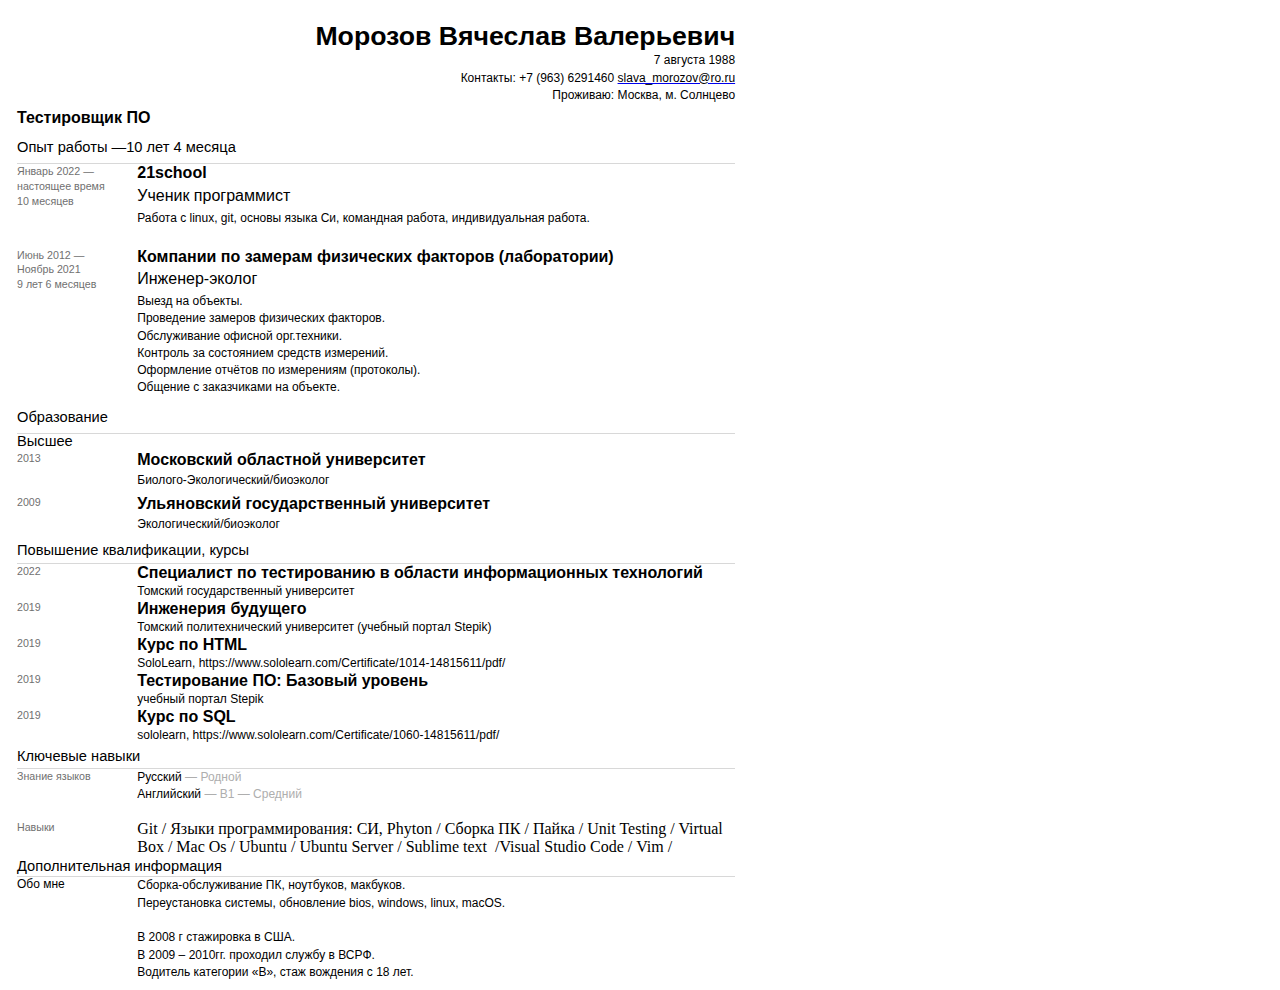
<file: Морозов_В_В_QA.htm>
<html xmlns:v="urn:schemas-microsoft-com:vml"
xmlns:o="urn:schemas-microsoft-com:office:office"
xmlns:w="urn:schemas-microsoft-com:office:word"
xmlns:m="http://schemas.microsoft.com/office/2004/12/omml"
xmlns="http://www.w3.org/TR/REC-html40">

<head>
<meta http-equiv=Content-Type content="text/html; charset=windows-1251">
<meta name=ProgId content=Word.Document>
<meta name=Generator content="Microsoft Word 15">
<meta name=Originator content="Microsoft Word 15">
<link rel=File-List href="�������_�_�_QA.files/filelist.xml">
<!--[if gte mso 9]><xml>
 <o:DocumentProperties>
  <o:Author>������������ Windows</o:Author>
  <o:LastAuthor>������������ Windows</o:LastAuthor>
  <o:Revision>2</o:Revision>
  <o:TotalTime>3</o:TotalTime>
  <o:LastPrinted>2022-10-18T19:13:00Z</o:LastPrinted>
  <o:Created>2022-10-18T19:18:00Z</o:Created>
  <o:LastSaved>2022-10-18T19:18:00Z</o:LastSaved>
  <o:Pages>1</o:Pages>
  <o:Words>272</o:Words>
  <o:Characters>1557</o:Characters>
  <o:Lines>12</o:Lines>
  <o:Paragraphs>3</o:Paragraphs>
  <o:CharactersWithSpaces>1826</o:CharactersWithSpaces>
  <o:Version>16.00</o:Version>
 </o:DocumentProperties>
 <o:OfficeDocumentSettings>
  <o:AllowPNG/>
 </o:OfficeDocumentSettings>
</xml><![endif]-->
<link rel=themeData href="�������_�_�_QA.files/themedata.thmx">
<link rel=colorSchemeMapping href="�������_�_�_QA.files/colorschememapping.xml">
<!--[if gte mso 9]><xml>
 <w:WordDocument>
  <w:TrackMoves>false</w:TrackMoves>
  <w:TrackFormatting/>
  <w:PunctuationKerning/>
  <w:DrawingGridHorizontalSpacing>6 ��</w:DrawingGridHorizontalSpacing>
  <w:DrawingGridVerticalSpacing>6 ��</w:DrawingGridVerticalSpacing>
  <w:DisplayHorizontalDrawingGridEvery>0</w:DisplayHorizontalDrawingGridEvery>
  <w:DisplayVerticalDrawingGridEvery>3</w:DisplayVerticalDrawingGridEvery>
  <w:UseMarginsForDrawingGridOrigin/>
  <w:ValidateAgainstSchemas>false</w:ValidateAgainstSchemas>
  <w:SaveIfXMLInvalid>false</w:SaveIfXMLInvalid>
  <w:IgnoreMixedContent>false</w:IgnoreMixedContent>
  <w:AlwaysShowPlaceholderText>false</w:AlwaysShowPlaceholderText>
  <w:DoNotUnderlineInvalidXML/>
  <w:DoNotPromoteQF/>
  <w:LidThemeOther>RU</w:LidThemeOther>
  <w:LidThemeAsian>X-NONE</w:LidThemeAsian>
  <w:LidThemeComplexScript>X-NONE</w:LidThemeComplexScript>
  <w:DoNotShadeFormData/>
  <w:Compatibility>
   <w:SpaceForUL/>
   <w:BalanceSingleByteDoubleByteWidth/>
   <w:DoNotLeaveBackslashAlone/>
   <w:ULTrailSpace/>
   <w:DoNotExpandShiftReturn/>
   <w:AdjustLineHeightInTable/>
   <w:BreakWrappedTables/>
   <w:SnapToGridInCell/>
   <w:WrapTextWithPunct/>
   <w:UseAsianBreakRules/>
   <w:DontGrowAutofit/>
   <w:SplitPgBreakAndParaMark/>
   <w:EnableOpenTypeKerning/>
   <w:DontFlipMirrorIndents/>
   <w:OverrideTableStyleHps/>
   <w:UseFELayout/>
  </w:Compatibility>
  <m:mathPr>
   <m:mathFont m:val="Cambria Math"/>
   <m:brkBin m:val="before"/>
   <m:brkBinSub m:val="&#45;-"/>
   <m:smallFrac m:val="off"/>
   <m:dispDef/>
   <m:lMargin m:val="0"/>
   <m:rMargin m:val="0"/>
   <m:defJc m:val="centerGroup"/>
   <m:wrapIndent m:val="1440"/>
   <m:intLim m:val="subSup"/>
   <m:naryLim m:val="undOvr"/>
  </m:mathPr></w:WordDocument>
</xml><![endif]--><!--[if gte mso 9]><xml>
 <w:LatentStyles DefLockedState="false" DefUnhideWhenUsed="false"
  DefSemiHidden="false" DefQFormat="false" DefPriority="99"
  LatentStyleCount="371">
  <w:LsdException Locked="false" Priority="0" QFormat="true" Name="Normal"/>
  <w:LsdException Locked="false" Priority="9" QFormat="true" Name="heading 1"/>
  <w:LsdException Locked="false" Priority="9" SemiHidden="true"
   UnhideWhenUsed="true" QFormat="true" Name="heading 2"/>
  <w:LsdException Locked="false" Priority="9" SemiHidden="true"
   UnhideWhenUsed="true" QFormat="true" Name="heading 3"/>
  <w:LsdException Locked="false" Priority="9" SemiHidden="true"
   UnhideWhenUsed="true" QFormat="true" Name="heading 4"/>
  <w:LsdException Locked="false" Priority="9" SemiHidden="true"
   UnhideWhenUsed="true" QFormat="true" Name="heading 5"/>
  <w:LsdException Locked="false" Priority="9" SemiHidden="true"
   UnhideWhenUsed="true" QFormat="true" Name="heading 6"/>
  <w:LsdException Locked="false" Priority="9" SemiHidden="true"
   UnhideWhenUsed="true" QFormat="true" Name="heading 7"/>
  <w:LsdException Locked="false" Priority="9" SemiHidden="true"
   UnhideWhenUsed="true" QFormat="true" Name="heading 8"/>
  <w:LsdException Locked="false" Priority="9" SemiHidden="true"
   UnhideWhenUsed="true" QFormat="true" Name="heading 9"/>
  <w:LsdException Locked="false" SemiHidden="true" UnhideWhenUsed="true"
   Name="index 1"/>
  <w:LsdException Locked="false" SemiHidden="true" UnhideWhenUsed="true"
   Name="index 2"/>
  <w:LsdException Locked="false" SemiHidden="true" UnhideWhenUsed="true"
   Name="index 3"/>
  <w:LsdException Locked="false" SemiHidden="true" UnhideWhenUsed="true"
   Name="index 4"/>
  <w:LsdException Locked="false" SemiHidden="true" UnhideWhenUsed="true"
   Name="index 5"/>
  <w:LsdException Locked="false" SemiHidden="true" UnhideWhenUsed="true"
   Name="index 6"/>
  <w:LsdException Locked="false" SemiHidden="true" UnhideWhenUsed="true"
   Name="index 7"/>
  <w:LsdException Locked="false" SemiHidden="true" UnhideWhenUsed="true"
   Name="index 8"/>
  <w:LsdException Locked="false" SemiHidden="true" UnhideWhenUsed="true"
   Name="index 9"/>
  <w:LsdException Locked="false" Priority="39" SemiHidden="true"
   UnhideWhenUsed="true" Name="toc 1"/>
  <w:LsdException Locked="false" Priority="39" SemiHidden="true"
   UnhideWhenUsed="true" Name="toc 2"/>
  <w:LsdException Locked="false" Priority="39" SemiHidden="true"
   UnhideWhenUsed="true" Name="toc 3"/>
  <w:LsdException Locked="false" Priority="39" SemiHidden="true"
   UnhideWhenUsed="true" Name="toc 4"/>
  <w:LsdException Locked="false" Priority="39" SemiHidden="true"
   UnhideWhenUsed="true" Name="toc 5"/>
  <w:LsdException Locked="false" Priority="39" SemiHidden="true"
   UnhideWhenUsed="true" Name="toc 6"/>
  <w:LsdException Locked="false" Priority="39" SemiHidden="true"
   UnhideWhenUsed="true" Name="toc 7"/>
  <w:LsdException Locked="false" Priority="39" SemiHidden="true"
   UnhideWhenUsed="true" Name="toc 8"/>
  <w:LsdException Locked="false" Priority="39" SemiHidden="true"
   UnhideWhenUsed="true" Name="toc 9"/>
  <w:LsdException Locked="false" SemiHidden="true" UnhideWhenUsed="true"
   Name="Normal Indent"/>
  <w:LsdException Locked="false" SemiHidden="true" UnhideWhenUsed="true"
   Name="footnote text"/>
  <w:LsdException Locked="false" SemiHidden="true" UnhideWhenUsed="true"
   Name="annotation text"/>
  <w:LsdException Locked="false" SemiHidden="true" UnhideWhenUsed="true"
   Name="header"/>
  <w:LsdException Locked="false" SemiHidden="true" UnhideWhenUsed="true"
   Name="footer"/>
  <w:LsdException Locked="false" SemiHidden="true" UnhideWhenUsed="true"
   Name="index heading"/>
  <w:LsdException Locked="false" Priority="35" SemiHidden="true"
   UnhideWhenUsed="true" QFormat="true" Name="caption"/>
  <w:LsdException Locked="false" SemiHidden="true" UnhideWhenUsed="true"
   Name="table of figures"/>
  <w:LsdException Locked="false" SemiHidden="true" UnhideWhenUsed="true"
   Name="envelope address"/>
  <w:LsdException Locked="false" SemiHidden="true" UnhideWhenUsed="true"
   Name="envelope return"/>
  <w:LsdException Locked="false" SemiHidden="true" UnhideWhenUsed="true"
   Name="footnote reference"/>
  <w:LsdException Locked="false" SemiHidden="true" UnhideWhenUsed="true"
   Name="annotation reference"/>
  <w:LsdException Locked="false" SemiHidden="true" UnhideWhenUsed="true"
   Name="line number"/>
  <w:LsdException Locked="false" SemiHidden="true" UnhideWhenUsed="true"
   Name="page number"/>
  <w:LsdException Locked="false" SemiHidden="true" UnhideWhenUsed="true"
   Name="endnote reference"/>
  <w:LsdException Locked="false" SemiHidden="true" UnhideWhenUsed="true"
   Name="endnote text"/>
  <w:LsdException Locked="false" SemiHidden="true" UnhideWhenUsed="true"
   Name="table of authorities"/>
  <w:LsdException Locked="false" SemiHidden="true" UnhideWhenUsed="true"
   Name="macro"/>
  <w:LsdException Locked="false" SemiHidden="true" UnhideWhenUsed="true"
   Name="toa heading"/>
  <w:LsdException Locked="false" SemiHidden="true" UnhideWhenUsed="true"
   Name="List"/>
  <w:LsdException Locked="false" SemiHidden="true" UnhideWhenUsed="true"
   Name="List Bullet"/>
  <w:LsdException Locked="false" SemiHidden="true" UnhideWhenUsed="true"
   Name="List Number"/>
  <w:LsdException Locked="false" SemiHidden="true" UnhideWhenUsed="true"
   Name="List 2"/>
  <w:LsdException Locked="false" SemiHidden="true" UnhideWhenUsed="true"
   Name="List 3"/>
  <w:LsdException Locked="false" SemiHidden="true" UnhideWhenUsed="true"
   Name="List 4"/>
  <w:LsdException Locked="false" SemiHidden="true" UnhideWhenUsed="true"
   Name="List 5"/>
  <w:LsdException Locked="false" SemiHidden="true" UnhideWhenUsed="true"
   Name="List Bullet 2"/>
  <w:LsdException Locked="false" SemiHidden="true" UnhideWhenUsed="true"
   Name="List Bullet 3"/>
  <w:LsdException Locked="false" SemiHidden="true" UnhideWhenUsed="true"
   Name="List Bullet 4"/>
  <w:LsdException Locked="false" SemiHidden="true" UnhideWhenUsed="true"
   Name="List Bullet 5"/>
  <w:LsdException Locked="false" SemiHidden="true" UnhideWhenUsed="true"
   Name="List Number 2"/>
  <w:LsdException Locked="false" SemiHidden="true" UnhideWhenUsed="true"
   Name="List Number 3"/>
  <w:LsdException Locked="false" SemiHidden="true" UnhideWhenUsed="true"
   Name="List Number 4"/>
  <w:LsdException Locked="false" SemiHidden="true" UnhideWhenUsed="true"
   Name="List Number 5"/>
  <w:LsdException Locked="false" Priority="10" QFormat="true" Name="Title"/>
  <w:LsdException Locked="false" SemiHidden="true" UnhideWhenUsed="true"
   Name="Closing"/>
  <w:LsdException Locked="false" SemiHidden="true" UnhideWhenUsed="true"
   Name="Signature"/>
  <w:LsdException Locked="false" Priority="1" SemiHidden="true"
   UnhideWhenUsed="true" Name="Default Paragraph Font"/>
  <w:LsdException Locked="false" SemiHidden="true" UnhideWhenUsed="true"
   Name="Body Text"/>
  <w:LsdException Locked="false" SemiHidden="true" UnhideWhenUsed="true"
   Name="Body Text Indent"/>
  <w:LsdException Locked="false" SemiHidden="true" UnhideWhenUsed="true"
   Name="List Continue"/>
  <w:LsdException Locked="false" SemiHidden="true" UnhideWhenUsed="true"
   Name="List Continue 2"/>
  <w:LsdException Locked="false" SemiHidden="true" UnhideWhenUsed="true"
   Name="List Continue 3"/>
  <w:LsdException Locked="false" SemiHidden="true" UnhideWhenUsed="true"
   Name="List Continue 4"/>
  <w:LsdException Locked="false" SemiHidden="true" UnhideWhenUsed="true"
   Name="List Continue 5"/>
  <w:LsdException Locked="false" SemiHidden="true" UnhideWhenUsed="true"
   Name="Message Header"/>
  <w:LsdException Locked="false" Priority="11" QFormat="true" Name="Subtitle"/>
  <w:LsdException Locked="false" SemiHidden="true" UnhideWhenUsed="true"
   Name="Salutation"/>
  <w:LsdException Locked="false" SemiHidden="true" UnhideWhenUsed="true"
   Name="Date"/>
  <w:LsdException Locked="false" SemiHidden="true" UnhideWhenUsed="true"
   Name="Body Text First Indent"/>
  <w:LsdException Locked="false" SemiHidden="true" UnhideWhenUsed="true"
   Name="Body Text First Indent 2"/>
  <w:LsdException Locked="false" SemiHidden="true" UnhideWhenUsed="true"
   Name="Note Heading"/>
  <w:LsdException Locked="false" SemiHidden="true" UnhideWhenUsed="true"
   Name="Body Text 2"/>
  <w:LsdException Locked="false" SemiHidden="true" UnhideWhenUsed="true"
   Name="Body Text 3"/>
  <w:LsdException Locked="false" SemiHidden="true" UnhideWhenUsed="true"
   Name="Body Text Indent 2"/>
  <w:LsdException Locked="false" SemiHidden="true" UnhideWhenUsed="true"
   Name="Body Text Indent 3"/>
  <w:LsdException Locked="false" SemiHidden="true" UnhideWhenUsed="true"
   Name="Block Text"/>
  <w:LsdException Locked="false" SemiHidden="true" UnhideWhenUsed="true"
   Name="Hyperlink"/>
  <w:LsdException Locked="false" SemiHidden="true" UnhideWhenUsed="true"
   Name="FollowedHyperlink"/>
  <w:LsdException Locked="false" Priority="22" QFormat="true" Name="Strong"/>
  <w:LsdException Locked="false" Priority="20" QFormat="true" Name="Emphasis"/>
  <w:LsdException Locked="false" SemiHidden="true" UnhideWhenUsed="true"
   Name="Document Map"/>
  <w:LsdException Locked="false" SemiHidden="true" UnhideWhenUsed="true"
   Name="Plain Text"/>
  <w:LsdException Locked="false" SemiHidden="true" UnhideWhenUsed="true"
   Name="E-mail Signature"/>
  <w:LsdException Locked="false" SemiHidden="true" UnhideWhenUsed="true"
   Name="HTML Top of Form"/>
  <w:LsdException Locked="false" SemiHidden="true" UnhideWhenUsed="true"
   Name="HTML Bottom of Form"/>
  <w:LsdException Locked="false" SemiHidden="true" UnhideWhenUsed="true"
   Name="Normal (Web)"/>
  <w:LsdException Locked="false" SemiHidden="true" UnhideWhenUsed="true"
   Name="HTML Acronym"/>
  <w:LsdException Locked="false" SemiHidden="true" UnhideWhenUsed="true"
   Name="HTML Address"/>
  <w:LsdException Locked="false" SemiHidden="true" UnhideWhenUsed="true"
   Name="HTML Cite"/>
  <w:LsdException Locked="false" SemiHidden="true" UnhideWhenUsed="true"
   Name="HTML Code"/>
  <w:LsdException Locked="false" SemiHidden="true" UnhideWhenUsed="true"
   Name="HTML Definition"/>
  <w:LsdException Locked="false" SemiHidden="true" UnhideWhenUsed="true"
   Name="HTML Keyboard"/>
  <w:LsdException Locked="false" SemiHidden="true" UnhideWhenUsed="true"
   Name="HTML Preformatted"/>
  <w:LsdException Locked="false" SemiHidden="true" UnhideWhenUsed="true"
   Name="HTML Sample"/>
  <w:LsdException Locked="false" SemiHidden="true" UnhideWhenUsed="true"
   Name="HTML Typewriter"/>
  <w:LsdException Locked="false" SemiHidden="true" UnhideWhenUsed="true"
   Name="HTML Variable"/>
  <w:LsdException Locked="false" SemiHidden="true" UnhideWhenUsed="true"
   Name="Normal Table"/>
  <w:LsdException Locked="false" SemiHidden="true" UnhideWhenUsed="true"
   Name="annotation subject"/>
  <w:LsdException Locked="false" SemiHidden="true" UnhideWhenUsed="true"
   Name="No List"/>
  <w:LsdException Locked="false" SemiHidden="true" UnhideWhenUsed="true"
   Name="Outline List 1"/>
  <w:LsdException Locked="false" SemiHidden="true" UnhideWhenUsed="true"
   Name="Outline List 2"/>
  <w:LsdException Locked="false" SemiHidden="true" UnhideWhenUsed="true"
   Name="Outline List 3"/>
  <w:LsdException Locked="false" SemiHidden="true" UnhideWhenUsed="true"
   Name="Table Simple 1"/>
  <w:LsdException Locked="false" SemiHidden="true" UnhideWhenUsed="true"
   Name="Table Simple 2"/>
  <w:LsdException Locked="false" SemiHidden="true" UnhideWhenUsed="true"
   Name="Table Simple 3"/>
  <w:LsdException Locked="false" SemiHidden="true" UnhideWhenUsed="true"
   Name="Table Classic 1"/>
  <w:LsdException Locked="false" SemiHidden="true" UnhideWhenUsed="true"
   Name="Table Classic 2"/>
  <w:LsdException Locked="false" SemiHidden="true" UnhideWhenUsed="true"
   Name="Table Classic 3"/>
  <w:LsdException Locked="false" SemiHidden="true" UnhideWhenUsed="true"
   Name="Table Classic 4"/>
  <w:LsdException Locked="false" SemiHidden="true" UnhideWhenUsed="true"
   Name="Table Colorful 1"/>
  <w:LsdException Locked="false" SemiHidden="true" UnhideWhenUsed="true"
   Name="Table Colorful 2"/>
  <w:LsdException Locked="false" SemiHidden="true" UnhideWhenUsed="true"
   Name="Table Colorful 3"/>
  <w:LsdException Locked="false" SemiHidden="true" UnhideWhenUsed="true"
   Name="Table Columns 1"/>
  <w:LsdException Locked="false" SemiHidden="true" UnhideWhenUsed="true"
   Name="Table Columns 2"/>
  <w:LsdException Locked="false" SemiHidden="true" UnhideWhenUsed="true"
   Name="Table Columns 3"/>
  <w:LsdException Locked="false" SemiHidden="true" UnhideWhenUsed="true"
   Name="Table Columns 4"/>
  <w:LsdException Locked="false" SemiHidden="true" UnhideWhenUsed="true"
   Name="Table Columns 5"/>
  <w:LsdException Locked="false" SemiHidden="true" UnhideWhenUsed="true"
   Name="Table Grid 1"/>
  <w:LsdException Locked="false" SemiHidden="true" UnhideWhenUsed="true"
   Name="Table Grid 2"/>
  <w:LsdException Locked="false" SemiHidden="true" UnhideWhenUsed="true"
   Name="Table Grid 3"/>
  <w:LsdException Locked="false" SemiHidden="true" UnhideWhenUsed="true"
   Name="Table Grid 4"/>
  <w:LsdException Locked="false" SemiHidden="true" UnhideWhenUsed="true"
   Name="Table Grid 5"/>
  <w:LsdException Locked="false" SemiHidden="true" UnhideWhenUsed="true"
   Name="Table Grid 6"/>
  <w:LsdException Locked="false" SemiHidden="true" UnhideWhenUsed="true"
   Name="Table Grid 7"/>
  <w:LsdException Locked="false" SemiHidden="true" UnhideWhenUsed="true"
   Name="Table Grid 8"/>
  <w:LsdException Locked="false" SemiHidden="true" UnhideWhenUsed="true"
   Name="Table List 1"/>
  <w:LsdException Locked="false" SemiHidden="true" UnhideWhenUsed="true"
   Name="Table List 2"/>
  <w:LsdException Locked="false" SemiHidden="true" UnhideWhenUsed="true"
   Name="Table List 3"/>
  <w:LsdException Locked="false" SemiHidden="true" UnhideWhenUsed="true"
   Name="Table List 4"/>
  <w:LsdException Locked="false" SemiHidden="true" UnhideWhenUsed="true"
   Name="Table List 5"/>
  <w:LsdException Locked="false" SemiHidden="true" UnhideWhenUsed="true"
   Name="Table List 6"/>
  <w:LsdException Locked="false" SemiHidden="true" UnhideWhenUsed="true"
   Name="Table List 7"/>
  <w:LsdException Locked="false" SemiHidden="true" UnhideWhenUsed="true"
   Name="Table List 8"/>
  <w:LsdException Locked="false" SemiHidden="true" UnhideWhenUsed="true"
   Name="Table 3D effects 1"/>
  <w:LsdException Locked="false" SemiHidden="true" UnhideWhenUsed="true"
   Name="Table 3D effects 2"/>
  <w:LsdException Locked="false" SemiHidden="true" UnhideWhenUsed="true"
   Name="Table 3D effects 3"/>
  <w:LsdException Locked="false" SemiHidden="true" UnhideWhenUsed="true"
   Name="Table Contemporary"/>
  <w:LsdException Locked="false" SemiHidden="true" UnhideWhenUsed="true"
   Name="Table Elegant"/>
  <w:LsdException Locked="false" SemiHidden="true" UnhideWhenUsed="true"
   Name="Table Professional"/>
  <w:LsdException Locked="false" SemiHidden="true" UnhideWhenUsed="true"
   Name="Table Subtle 1"/>
  <w:LsdException Locked="false" SemiHidden="true" UnhideWhenUsed="true"
   Name="Table Subtle 2"/>
  <w:LsdException Locked="false" SemiHidden="true" UnhideWhenUsed="true"
   Name="Table Web 1"/>
  <w:LsdException Locked="false" SemiHidden="true" UnhideWhenUsed="true"
   Name="Table Web 2"/>
  <w:LsdException Locked="false" SemiHidden="true" UnhideWhenUsed="true"
   Name="Table Web 3"/>
  <w:LsdException Locked="false" SemiHidden="true" UnhideWhenUsed="true"
   Name="Balloon Text"/>
  <w:LsdException Locked="false" Priority="39" Name="Table Grid"/>
  <w:LsdException Locked="false" SemiHidden="true" UnhideWhenUsed="true"
   Name="Table Theme"/>
  <w:LsdException Locked="false" SemiHidden="true" Name="Placeholder Text"/>
  <w:LsdException Locked="false" Priority="1" QFormat="true" Name="No Spacing"/>
  <w:LsdException Locked="false" Priority="60" Name="Light Shading"/>
  <w:LsdException Locked="false" Priority="61" Name="Light List"/>
  <w:LsdException Locked="false" Priority="62" Name="Light Grid"/>
  <w:LsdException Locked="false" Priority="63" Name="Medium Shading 1"/>
  <w:LsdException Locked="false" Priority="64" Name="Medium Shading 2"/>
  <w:LsdException Locked="false" Priority="65" Name="Medium List 1"/>
  <w:LsdException Locked="false" Priority="66" Name="Medium List 2"/>
  <w:LsdException Locked="false" Priority="67" Name="Medium Grid 1"/>
  <w:LsdException Locked="false" Priority="68" Name="Medium Grid 2"/>
  <w:LsdException Locked="false" Priority="69" Name="Medium Grid 3"/>
  <w:LsdException Locked="false" Priority="70" Name="Dark List"/>
  <w:LsdException Locked="false" Priority="71" Name="Colorful Shading"/>
  <w:LsdException Locked="false" Priority="72" Name="Colorful List"/>
  <w:LsdException Locked="false" Priority="73" Name="Colorful Grid"/>
  <w:LsdException Locked="false" Priority="60" Name="Light Shading Accent 1"/>
  <w:LsdException Locked="false" Priority="61" Name="Light List Accent 1"/>
  <w:LsdException Locked="false" Priority="62" Name="Light Grid Accent 1"/>
  <w:LsdException Locked="false" Priority="63" Name="Medium Shading 1 Accent 1"/>
  <w:LsdException Locked="false" Priority="64" Name="Medium Shading 2 Accent 1"/>
  <w:LsdException Locked="false" Priority="65" Name="Medium List 1 Accent 1"/>
  <w:LsdException Locked="false" SemiHidden="true" Name="Revision"/>
  <w:LsdException Locked="false" Priority="34" QFormat="true"
   Name="List Paragraph"/>
  <w:LsdException Locked="false" Priority="29" QFormat="true" Name="Quote"/>
  <w:LsdException Locked="false" Priority="30" QFormat="true"
   Name="Intense Quote"/>
  <w:LsdException Locked="false" Priority="66" Name="Medium List 2 Accent 1"/>
  <w:LsdException Locked="false" Priority="67" Name="Medium Grid 1 Accent 1"/>
  <w:LsdException Locked="false" Priority="68" Name="Medium Grid 2 Accent 1"/>
  <w:LsdException Locked="false" Priority="69" Name="Medium Grid 3 Accent 1"/>
  <w:LsdException Locked="false" Priority="70" Name="Dark List Accent 1"/>
  <w:LsdException Locked="false" Priority="71" Name="Colorful Shading Accent 1"/>
  <w:LsdException Locked="false" Priority="72" Name="Colorful List Accent 1"/>
  <w:LsdException Locked="false" Priority="73" Name="Colorful Grid Accent 1"/>
  <w:LsdException Locked="false" Priority="60" Name="Light Shading Accent 2"/>
  <w:LsdException Locked="false" Priority="61" Name="Light List Accent 2"/>
  <w:LsdException Locked="false" Priority="62" Name="Light Grid Accent 2"/>
  <w:LsdException Locked="false" Priority="63" Name="Medium Shading 1 Accent 2"/>
  <w:LsdException Locked="false" Priority="64" Name="Medium Shading 2 Accent 2"/>
  <w:LsdException Locked="false" Priority="65" Name="Medium List 1 Accent 2"/>
  <w:LsdException Locked="false" Priority="66" Name="Medium List 2 Accent 2"/>
  <w:LsdException Locked="false" Priority="67" Name="Medium Grid 1 Accent 2"/>
  <w:LsdException Locked="false" Priority="68" Name="Medium Grid 2 Accent 2"/>
  <w:LsdException Locked="false" Priority="69" Name="Medium Grid 3 Accent 2"/>
  <w:LsdException Locked="false" Priority="70" Name="Dark List Accent 2"/>
  <w:LsdException Locked="false" Priority="71" Name="Colorful Shading Accent 2"/>
  <w:LsdException Locked="false" Priority="72" Name="Colorful List Accent 2"/>
  <w:LsdException Locked="false" Priority="73" Name="Colorful Grid Accent 2"/>
  <w:LsdException Locked="false" Priority="60" Name="Light Shading Accent 3"/>
  <w:LsdException Locked="false" Priority="61" Name="Light List Accent 3"/>
  <w:LsdException Locked="false" Priority="62" Name="Light Grid Accent 3"/>
  <w:LsdException Locked="false" Priority="63" Name="Medium Shading 1 Accent 3"/>
  <w:LsdException Locked="false" Priority="64" Name="Medium Shading 2 Accent 3"/>
  <w:LsdException Locked="false" Priority="65" Name="Medium List 1 Accent 3"/>
  <w:LsdException Locked="false" Priority="66" Name="Medium List 2 Accent 3"/>
  <w:LsdException Locked="false" Priority="67" Name="Medium Grid 1 Accent 3"/>
  <w:LsdException Locked="false" Priority="68" Name="Medium Grid 2 Accent 3"/>
  <w:LsdException Locked="false" Priority="69" Name="Medium Grid 3 Accent 3"/>
  <w:LsdException Locked="false" Priority="70" Name="Dark List Accent 3"/>
  <w:LsdException Locked="false" Priority="71" Name="Colorful Shading Accent 3"/>
  <w:LsdException Locked="false" Priority="72" Name="Colorful List Accent 3"/>
  <w:LsdException Locked="false" Priority="73" Name="Colorful Grid Accent 3"/>
  <w:LsdException Locked="false" Priority="60" Name="Light Shading Accent 4"/>
  <w:LsdException Locked="false" Priority="61" Name="Light List Accent 4"/>
  <w:LsdException Locked="false" Priority="62" Name="Light Grid Accent 4"/>
  <w:LsdException Locked="false" Priority="63" Name="Medium Shading 1 Accent 4"/>
  <w:LsdException Locked="false" Priority="64" Name="Medium Shading 2 Accent 4"/>
  <w:LsdException Locked="false" Priority="65" Name="Medium List 1 Accent 4"/>
  <w:LsdException Locked="false" Priority="66" Name="Medium List 2 Accent 4"/>
  <w:LsdException Locked="false" Priority="67" Name="Medium Grid 1 Accent 4"/>
  <w:LsdException Locked="false" Priority="68" Name="Medium Grid 2 Accent 4"/>
  <w:LsdException Locked="false" Priority="69" Name="Medium Grid 3 Accent 4"/>
  <w:LsdException Locked="false" Priority="70" Name="Dark List Accent 4"/>
  <w:LsdException Locked="false" Priority="71" Name="Colorful Shading Accent 4"/>
  <w:LsdException Locked="false" Priority="72" Name="Colorful List Accent 4"/>
  <w:LsdException Locked="false" Priority="73" Name="Colorful Grid Accent 4"/>
  <w:LsdException Locked="false" Priority="60" Name="Light Shading Accent 5"/>
  <w:LsdException Locked="false" Priority="61" Name="Light List Accent 5"/>
  <w:LsdException Locked="false" Priority="62" Name="Light Grid Accent 5"/>
  <w:LsdException Locked="false" Priority="63" Name="Medium Shading 1 Accent 5"/>
  <w:LsdException Locked="false" Priority="64" Name="Medium Shading 2 Accent 5"/>
  <w:LsdException Locked="false" Priority="65" Name="Medium List 1 Accent 5"/>
  <w:LsdException Locked="false" Priority="66" Name="Medium List 2 Accent 5"/>
  <w:LsdException Locked="false" Priority="67" Name="Medium Grid 1 Accent 5"/>
  <w:LsdException Locked="false" Priority="68" Name="Medium Grid 2 Accent 5"/>
  <w:LsdException Locked="false" Priority="69" Name="Medium Grid 3 Accent 5"/>
  <w:LsdException Locked="false" Priority="70" Name="Dark List Accent 5"/>
  <w:LsdException Locked="false" Priority="71" Name="Colorful Shading Accent 5"/>
  <w:LsdException Locked="false" Priority="72" Name="Colorful List Accent 5"/>
  <w:LsdException Locked="false" Priority="73" Name="Colorful Grid Accent 5"/>
  <w:LsdException Locked="false" Priority="60" Name="Light Shading Accent 6"/>
  <w:LsdException Locked="false" Priority="61" Name="Light List Accent 6"/>
  <w:LsdException Locked="false" Priority="62" Name="Light Grid Accent 6"/>
  <w:LsdException Locked="false" Priority="63" Name="Medium Shading 1 Accent 6"/>
  <w:LsdException Locked="false" Priority="64" Name="Medium Shading 2 Accent 6"/>
  <w:LsdException Locked="false" Priority="65" Name="Medium List 1 Accent 6"/>
  <w:LsdException Locked="false" Priority="66" Name="Medium List 2 Accent 6"/>
  <w:LsdException Locked="false" Priority="67" Name="Medium Grid 1 Accent 6"/>
  <w:LsdException Locked="false" Priority="68" Name="Medium Grid 2 Accent 6"/>
  <w:LsdException Locked="false" Priority="69" Name="Medium Grid 3 Accent 6"/>
  <w:LsdException Locked="false" Priority="70" Name="Dark List Accent 6"/>
  <w:LsdException Locked="false" Priority="71" Name="Colorful Shading Accent 6"/>
  <w:LsdException Locked="false" Priority="72" Name="Colorful List Accent 6"/>
  <w:LsdException Locked="false" Priority="73" Name="Colorful Grid Accent 6"/>
  <w:LsdException Locked="false" Priority="19" QFormat="true"
   Name="Subtle Emphasis"/>
  <w:LsdException Locked="false" Priority="21" QFormat="true"
   Name="Intense Emphasis"/>
  <w:LsdException Locked="false" Priority="31" QFormat="true"
   Name="Subtle Reference"/>
  <w:LsdException Locked="false" Priority="32" QFormat="true"
   Name="Intense Reference"/>
  <w:LsdException Locked="false" Priority="33" QFormat="true" Name="Book Title"/>
  <w:LsdException Locked="false" Priority="37" SemiHidden="true"
   UnhideWhenUsed="true" Name="Bibliography"/>
  <w:LsdException Locked="false" Priority="39" SemiHidden="true"
   UnhideWhenUsed="true" QFormat="true" Name="TOC Heading"/>
  <w:LsdException Locked="false" Priority="41" Name="Plain Table 1"/>
  <w:LsdException Locked="false" Priority="42" Name="Plain Table 2"/>
  <w:LsdException Locked="false" Priority="43" Name="Plain Table 3"/>
  <w:LsdException Locked="false" Priority="44" Name="Plain Table 4"/>
  <w:LsdException Locked="false" Priority="45" Name="Plain Table 5"/>
  <w:LsdException Locked="false" Priority="40" Name="Grid Table Light"/>
  <w:LsdException Locked="false" Priority="46" Name="Grid Table 1 Light"/>
  <w:LsdException Locked="false" Priority="47" Name="Grid Table 2"/>
  <w:LsdException Locked="false" Priority="48" Name="Grid Table 3"/>
  <w:LsdException Locked="false" Priority="49" Name="Grid Table 4"/>
  <w:LsdException Locked="false" Priority="50" Name="Grid Table 5 Dark"/>
  <w:LsdException Locked="false" Priority="51" Name="Grid Table 6 Colorful"/>
  <w:LsdException Locked="false" Priority="52" Name="Grid Table 7 Colorful"/>
  <w:LsdException Locked="false" Priority="46"
   Name="Grid Table 1 Light Accent 1"/>
  <w:LsdException Locked="false" Priority="47" Name="Grid Table 2 Accent 1"/>
  <w:LsdException Locked="false" Priority="48" Name="Grid Table 3 Accent 1"/>
  <w:LsdException Locked="false" Priority="49" Name="Grid Table 4 Accent 1"/>
  <w:LsdException Locked="false" Priority="50" Name="Grid Table 5 Dark Accent 1"/>
  <w:LsdException Locked="false" Priority="51"
   Name="Grid Table 6 Colorful Accent 1"/>
  <w:LsdException Locked="false" Priority="52"
   Name="Grid Table 7 Colorful Accent 1"/>
  <w:LsdException Locked="false" Priority="46"
   Name="Grid Table 1 Light Accent 2"/>
  <w:LsdException Locked="false" Priority="47" Name="Grid Table 2 Accent 2"/>
  <w:LsdException Locked="false" Priority="48" Name="Grid Table 3 Accent 2"/>
  <w:LsdException Locked="false" Priority="49" Name="Grid Table 4 Accent 2"/>
  <w:LsdException Locked="false" Priority="50" Name="Grid Table 5 Dark Accent 2"/>
  <w:LsdException Locked="false" Priority="51"
   Name="Grid Table 6 Colorful Accent 2"/>
  <w:LsdException Locked="false" Priority="52"
   Name="Grid Table 7 Colorful Accent 2"/>
  <w:LsdException Locked="false" Priority="46"
   Name="Grid Table 1 Light Accent 3"/>
  <w:LsdException Locked="false" Priority="47" Name="Grid Table 2 Accent 3"/>
  <w:LsdException Locked="false" Priority="48" Name="Grid Table 3 Accent 3"/>
  <w:LsdException Locked="false" Priority="49" Name="Grid Table 4 Accent 3"/>
  <w:LsdException Locked="false" Priority="50" Name="Grid Table 5 Dark Accent 3"/>
  <w:LsdException Locked="false" Priority="51"
   Name="Grid Table 6 Colorful Accent 3"/>
  <w:LsdException Locked="false" Priority="52"
   Name="Grid Table 7 Colorful Accent 3"/>
  <w:LsdException Locked="false" Priority="46"
   Name="Grid Table 1 Light Accent 4"/>
  <w:LsdException Locked="false" Priority="47" Name="Grid Table 2 Accent 4"/>
  <w:LsdException Locked="false" Priority="48" Name="Grid Table 3 Accent 4"/>
  <w:LsdException Locked="false" Priority="49" Name="Grid Table 4 Accent 4"/>
  <w:LsdException Locked="false" Priority="50" Name="Grid Table 5 Dark Accent 4"/>
  <w:LsdException Locked="false" Priority="51"
   Name="Grid Table 6 Colorful Accent 4"/>
  <w:LsdException Locked="false" Priority="52"
   Name="Grid Table 7 Colorful Accent 4"/>
  <w:LsdException Locked="false" Priority="46"
   Name="Grid Table 1 Light Accent 5"/>
  <w:LsdException Locked="false" Priority="47" Name="Grid Table 2 Accent 5"/>
  <w:LsdException Locked="false" Priority="48" Name="Grid Table 3 Accent 5"/>
  <w:LsdException Locked="false" Priority="49" Name="Grid Table 4 Accent 5"/>
  <w:LsdException Locked="false" Priority="50" Name="Grid Table 5 Dark Accent 5"/>
  <w:LsdException Locked="false" Priority="51"
   Name="Grid Table 6 Colorful Accent 5"/>
  <w:LsdException Locked="false" Priority="52"
   Name="Grid Table 7 Colorful Accent 5"/>
  <w:LsdException Locked="false" Priority="46"
   Name="Grid Table 1 Light Accent 6"/>
  <w:LsdException Locked="false" Priority="47" Name="Grid Table 2 Accent 6"/>
  <w:LsdException Locked="false" Priority="48" Name="Grid Table 3 Accent 6"/>
  <w:LsdException Locked="false" Priority="49" Name="Grid Table 4 Accent 6"/>
  <w:LsdException Locked="false" Priority="50" Name="Grid Table 5 Dark Accent 6"/>
  <w:LsdException Locked="false" Priority="51"
   Name="Grid Table 6 Colorful Accent 6"/>
  <w:LsdException Locked="false" Priority="52"
   Name="Grid Table 7 Colorful Accent 6"/>
  <w:LsdException Locked="false" Priority="46" Name="List Table 1 Light"/>
  <w:LsdException Locked="false" Priority="47" Name="List Table 2"/>
  <w:LsdException Locked="false" Priority="48" Name="List Table 3"/>
  <w:LsdException Locked="false" Priority="49" Name="List Table 4"/>
  <w:LsdException Locked="false" Priority="50" Name="List Table 5 Dark"/>
  <w:LsdException Locked="false" Priority="51" Name="List Table 6 Colorful"/>
  <w:LsdException Locked="false" Priority="52" Name="List Table 7 Colorful"/>
  <w:LsdException Locked="false" Priority="46"
   Name="List Table 1 Light Accent 1"/>
  <w:LsdException Locked="false" Priority="47" Name="List Table 2 Accent 1"/>
  <w:LsdException Locked="false" Priority="48" Name="List Table 3 Accent 1"/>
  <w:LsdException Locked="false" Priority="49" Name="List Table 4 Accent 1"/>
  <w:LsdException Locked="false" Priority="50" Name="List Table 5 Dark Accent 1"/>
  <w:LsdException Locked="false" Priority="51"
   Name="List Table 6 Colorful Accent 1"/>
  <w:LsdException Locked="false" Priority="52"
   Name="List Table 7 Colorful Accent 1"/>
  <w:LsdException Locked="false" Priority="46"
   Name="List Table 1 Light Accent 2"/>
  <w:LsdException Locked="false" Priority="47" Name="List Table 2 Accent 2"/>
  <w:LsdException Locked="false" Priority="48" Name="List Table 3 Accent 2"/>
  <w:LsdException Locked="false" Priority="49" Name="List Table 4 Accent 2"/>
  <w:LsdException Locked="false" Priority="50" Name="List Table 5 Dark Accent 2"/>
  <w:LsdException Locked="false" Priority="51"
   Name="List Table 6 Colorful Accent 2"/>
  <w:LsdException Locked="false" Priority="52"
   Name="List Table 7 Colorful Accent 2"/>
  <w:LsdException Locked="false" Priority="46"
   Name="List Table 1 Light Accent 3"/>
  <w:LsdException Locked="false" Priority="47" Name="List Table 2 Accent 3"/>
  <w:LsdException Locked="false" Priority="48" Name="List Table 3 Accent 3"/>
  <w:LsdException Locked="false" Priority="49" Name="List Table 4 Accent 3"/>
  <w:LsdException Locked="false" Priority="50" Name="List Table 5 Dark Accent 3"/>
  <w:LsdException Locked="false" Priority="51"
   Name="List Table 6 Colorful Accent 3"/>
  <w:LsdException Locked="false" Priority="52"
   Name="List Table 7 Colorful Accent 3"/>
  <w:LsdException Locked="false" Priority="46"
   Name="List Table 1 Light Accent 4"/>
  <w:LsdException Locked="false" Priority="47" Name="List Table 2 Accent 4"/>
  <w:LsdException Locked="false" Priority="48" Name="List Table 3 Accent 4"/>
  <w:LsdException Locked="false" Priority="49" Name="List Table 4 Accent 4"/>
  <w:LsdException Locked="false" Priority="50" Name="List Table 5 Dark Accent 4"/>
  <w:LsdException Locked="false" Priority="51"
   Name="List Table 6 Colorful Accent 4"/>
  <w:LsdException Locked="false" Priority="52"
   Name="List Table 7 Colorful Accent 4"/>
  <w:LsdException Locked="false" Priority="46"
   Name="List Table 1 Light Accent 5"/>
  <w:LsdException Locked="false" Priority="47" Name="List Table 2 Accent 5"/>
  <w:LsdException Locked="false" Priority="48" Name="List Table 3 Accent 5"/>
  <w:LsdException Locked="false" Priority="49" Name="List Table 4 Accent 5"/>
  <w:LsdException Locked="false" Priority="50" Name="List Table 5 Dark Accent 5"/>
  <w:LsdException Locked="false" Priority="51"
   Name="List Table 6 Colorful Accent 5"/>
  <w:LsdException Locked="false" Priority="52"
   Name="List Table 7 Colorful Accent 5"/>
  <w:LsdException Locked="false" Priority="46"
   Name="List Table 1 Light Accent 6"/>
  <w:LsdException Locked="false" Priority="47" Name="List Table 2 Accent 6"/>
  <w:LsdException Locked="false" Priority="48" Name="List Table 3 Accent 6"/>
  <w:LsdException Locked="false" Priority="49" Name="List Table 4 Accent 6"/>
  <w:LsdException Locked="false" Priority="50" Name="List Table 5 Dark Accent 6"/>
  <w:LsdException Locked="false" Priority="51"
   Name="List Table 6 Colorful Accent 6"/>
  <w:LsdException Locked="false" Priority="52"
   Name="List Table 7 Colorful Accent 6"/>
 </w:LatentStyles>
</xml><![endif]-->
<style>
<!--
 /* Font Definitions */
 @font-face
	{font-family:"Cambria Math";
	panose-1:2 4 5 3 5 4 6 3 2 4;
	mso-font-charset:204;
	mso-generic-font-family:roman;
	mso-font-pitch:variable;
	mso-font-signature:-536869121 1107305727 33554432 0 415 0;}
@font-face
	{font-family:Calibri;
	panose-1:2 15 5 2 2 2 4 3 2 4;
	mso-font-charset:204;
	mso-generic-font-family:swiss;
	mso-font-pitch:variable;
	mso-font-signature:-469750017 -1073732485 9 0 511 0;}
@font-face
	{font-family:"Segoe UI";
	panose-1:2 11 5 2 4 2 4 2 2 3;
	mso-font-charset:204;
	mso-generic-font-family:swiss;
	mso-font-pitch:variable;
	mso-font-signature:-469750017 -1073683329 9 0 511 0;}
 /* Style Definitions */
 p.MsoNormal, li.MsoNormal, div.MsoNormal
	{mso-style-unhide:no;
	mso-style-qformat:yes;
	mso-style-parent:"";
	margin-top:0cm;
	margin-right:0cm;
	margin-bottom:8.0pt;
	margin-left:0cm;
	line-height:107%;
	mso-pagination:widow-orphan;
	font-size:11.0pt;
	font-family:"Calibri",sans-serif;
	mso-ascii-font-family:Calibri;
	mso-ascii-theme-font:minor-latin;
	mso-fareast-font-family:"Times New Roman";
	mso-fareast-theme-font:minor-fareast;
	mso-hansi-font-family:Calibri;
	mso-hansi-theme-font:minor-latin;
	mso-bidi-font-family:"Times New Roman";
	mso-bidi-theme-font:minor-bidi;}
p.MsoHeader, li.MsoHeader, div.MsoHeader
	{mso-style-priority:99;
	mso-style-link:"������� ���������� ����";
	margin-top:0cm;
	margin-right:0cm;
	margin-bottom:8.0pt;
	margin-left:0cm;
	line-height:107%;
	mso-pagination:widow-orphan;
	tab-stops:center 233.85pt right 467.75pt;
	font-size:11.0pt;
	font-family:"Calibri",sans-serif;
	mso-ascii-font-family:Calibri;
	mso-ascii-theme-font:minor-latin;
	mso-fareast-font-family:"Times New Roman";
	mso-fareast-theme-font:minor-fareast;
	mso-hansi-font-family:Calibri;
	mso-hansi-theme-font:minor-latin;
	mso-bidi-font-family:"Times New Roman";
	mso-bidi-theme-font:minor-bidi;}
p.MsoFooter, li.MsoFooter, div.MsoFooter
	{mso-style-priority:99;
	mso-style-link:"������ ���������� ����";
	margin-top:0cm;
	margin-right:0cm;
	margin-bottom:8.0pt;
	margin-left:0cm;
	line-height:107%;
	mso-pagination:widow-orphan;
	tab-stops:center 233.85pt right 467.75pt;
	font-size:11.0pt;
	font-family:"Calibri",sans-serif;
	mso-ascii-font-family:Calibri;
	mso-ascii-theme-font:minor-latin;
	mso-fareast-font-family:"Times New Roman";
	mso-fareast-theme-font:minor-fareast;
	mso-hansi-font-family:Calibri;
	mso-hansi-theme-font:minor-latin;
	mso-bidi-font-family:"Times New Roman";
	mso-bidi-theme-font:minor-bidi;}
p.MsoAcetate, li.MsoAcetate, div.MsoAcetate
	{mso-style-noshow:yes;
	mso-style-priority:99;
	mso-style-link:"����� ������� ����";
	margin:0cm;
	margin-bottom:.0001pt;
	mso-pagination:widow-orphan;
	font-size:9.0pt;
	font-family:"Segoe UI",sans-serif;
	mso-fareast-font-family:"Times New Roman";
	mso-fareast-theme-font:minor-fareast;}
span.a
	{mso-style-name:"������� ���������� ����";
	mso-style-priority:99;
	mso-style-unhide:no;
	mso-style-locked:yes;
	mso-style-link:"������� ����������";}
span.a0
	{mso-style-name:"������ ���������� ����";
	mso-style-priority:99;
	mso-style-unhide:no;
	mso-style-locked:yes;
	mso-style-link:"������ ����������";}
span.a1
	{mso-style-name:"����� ������� ����";
	mso-style-noshow:yes;
	mso-style-priority:99;
	mso-style-unhide:no;
	mso-style-locked:yes;
	mso-style-link:"����� �������";
	mso-ansi-font-size:9.0pt;
	mso-bidi-font-size:9.0pt;
	font-family:"Segoe UI",sans-serif;
	mso-ascii-font-family:"Segoe UI";
	mso-hansi-font-family:"Segoe UI";
	mso-bidi-font-family:"Segoe UI";}
.MsoChpDefault
	{mso-style-type:export-only;
	mso-default-props:yes;
	font-family:"Calibri",sans-serif;
	mso-ascii-font-family:Calibri;
	mso-ascii-theme-font:minor-latin;
	mso-fareast-font-family:"Times New Roman";
	mso-fareast-theme-font:minor-fareast;
	mso-hansi-font-family:Calibri;
	mso-hansi-theme-font:minor-latin;
	mso-bidi-font-family:"Times New Roman";
	mso-bidi-theme-font:minor-bidi;}
.MsoPapDefault
	{mso-style-type:export-only;
	margin-bottom:8.0pt;
	line-height:107%;}
 /* Page Definitions */
 @page
	{mso-page-border-surround-header:no;
	mso-page-border-surround-footer:no;
	mso-footnote-separator:url("�������_�_�_QA.files/header.htm") fs;
	mso-footnote-continuation-separator:url("�������_�_�_QA.files/header.htm") fcs;
	mso-endnote-separator:url("�������_�_�_QA.files/header.htm") es;
	mso-endnote-continuation-separator:url("�������_�_�_QA.files/header.htm") ecs;}
@page WordSection1
	{size:595.3pt 841.9pt;
	margin:35.45pt 2.0cm 2.0cm 2.0cm;
	mso-header-margin:36.0pt;
	mso-footer-margin:4.65pt;
	mso-title-page:yes;
	mso-first-header:url("�������_�_�_QA.files/header.htm") fh1;
	mso-paper-source:0;}
div.WordSection1
	{page:WordSection1;}
-->
</style>
<!--[if gte mso 10]>
<style>
 /* Style Definitions */
 table.MsoNormalTable
	{mso-style-name:"������� �������";
	mso-tstyle-rowband-size:0;
	mso-tstyle-colband-size:0;
	mso-style-noshow:yes;
	mso-style-priority:99;
	mso-style-parent:"";
	mso-padding-alt:0cm 5.4pt 0cm 5.4pt;
	mso-para-margin-top:0cm;
	mso-para-margin-right:0cm;
	mso-para-margin-bottom:8.0pt;
	mso-para-margin-left:0cm;
	line-height:107%;
	mso-pagination:widow-orphan;
	font-size:11.0pt;
	font-family:"Calibri",sans-serif;
	mso-ascii-font-family:Calibri;
	mso-ascii-theme-font:minor-latin;
	mso-hansi-font-family:Calibri;
	mso-hansi-theme-font:minor-latin;
	mso-bidi-font-family:"Times New Roman";
	mso-bidi-theme-font:minor-bidi;}
</style>
<![endif]--><!--[if gte mso 9]><xml>
 <o:shapedefaults v:ext="edit" spidmax="2049"/>
</xml><![endif]--><!--[if gte mso 9]><xml>
 <o:shapelayout v:ext="edit">
  <o:idmap v:ext="edit" data="1"/>
 </o:shapelayout></xml><![endif]-->
</head>

<body lang=RU style='tab-interval:36.0pt;text-justify-trim:punctuation'>

<div class=WordSection1>

<table class=MsoNormalTable border=0 cellspacing=0 cellpadding=0 align=left
 width=718 style='width:19.0cm;border-collapse:collapse;mso-table-lspace:9.0pt;
 margin-left:6.75pt;mso-table-rspace:9.0pt;margin-right:6.75pt;mso-table-anchor-vertical:
 margin;mso-table-anchor-horizontal:margin;mso-table-left:left;mso-table-top:
 -89.25pt;mso-padding-alt:10.0pt 0cm 0cm 0cm'>
 <tr style='mso-yfti-irow:0;mso-yfti-firstrow:yes'>
  <td width=120 colspan=2 valign=top style='width:90.0pt;padding:10.0pt 0cm 0cm 0cm'>
  <p class=MsoNormal style='margin-top:5.0pt;margin-right:0cm;margin-bottom:
  0cm;margin-left:0cm;margin-bottom:.0001pt;line-height:normal;mso-pagination:
  none;mso-layout-grid-align:none;text-autospace:none;mso-element:frame;
  mso-element-frame-hspace:9.0pt;mso-element-wrap:around;mso-element-anchor-horizontal:
  margin;mso-element-top:-89.25pt;mso-height-rule:exactly'><span
  style='font-size:12.0pt;font-family:"Arial",sans-serif'><span
  style='mso-spacerun:yes'>�</span><o:p></o:p></span></p>
  </td>
  <td width=598 colspan=2 valign=top style='width:448.65pt;padding:10.0pt 0cm 0cm 0cm'>
  <p class=MsoNormal align=right style='margin-bottom:0cm;margin-bottom:.0001pt;
  text-align:right;line-height:normal;mso-pagination:none;mso-layout-grid-align:
  none;text-autospace:none;mso-element:frame;mso-element-frame-hspace:9.0pt;
  mso-element-wrap:around;mso-element-anchor-horizontal:margin;mso-element-top:
  -89.25pt;mso-height-rule:exactly'><b style='mso-bidi-font-weight:normal'><span
  style='font-size:20.0pt;font-family:"Arial",sans-serif'>������� �������� ����������</span></b><span
  style='font-size:20.0pt;font-family:"Arial",sans-serif'><o:p></o:p></span></p>
  <p class=MsoNormal align=right style='margin-bottom:0cm;margin-bottom:.0001pt;
  text-align:right;line-height:13.0pt;mso-pagination:none;mso-layout-grid-align:
  none;text-autospace:none;mso-element:frame;mso-element-frame-hspace:9.0pt;
  mso-element-wrap:around;mso-element-anchor-horizontal:margin;mso-element-top:
  -89.25pt;mso-height-rule:exactly'><span style='font-size:9.0pt;mso-bidi-font-size:
  12.0pt;font-family:"Arial",sans-serif'>7 ������� 1988</span><span
  style='font-size:12.0pt;font-family:"Arial",sans-serif'><o:p></o:p></span></p>
  <p class=MsoNormal align=right style='margin-bottom:0cm;margin-bottom:.0001pt;
  text-align:right;line-height:13.0pt;mso-pagination:none;mso-layout-grid-align:
  none;text-autospace:none;mso-element:frame;mso-element-frame-hspace:9.0pt;
  mso-element-wrap:around;mso-element-anchor-horizontal:margin;mso-element-top:
  -89.25pt;mso-height-rule:exactly'><span style='font-size:9.0pt;mso-bidi-font-size:
  12.0pt;font-family:"Arial",sans-serif'>��������: +7&nbsp;(963)&nbsp;6291460 <a
  href="mailto:slava_morozov@ro.ru"><span style='color:windowtext'>slava_morozov@ro.ru</span></a></span><span
  style='font-size:12.0pt;font-family:"Arial",sans-serif'><o:p></o:p></span></p>
  <p class=MsoNormal align=right style='margin-bottom:0cm;margin-bottom:.0001pt;
  text-align:right;line-height:13.0pt;mso-pagination:none;mso-layout-grid-align:
  none;text-autospace:none;mso-element:frame;mso-element-frame-hspace:9.0pt;
  mso-element-wrap:around;mso-element-anchor-horizontal:margin;mso-element-top:
  -89.25pt;mso-height-rule:exactly'><span style='font-size:9.0pt;mso-bidi-font-size:
  12.0pt;font-family:"Arial",sans-serif'>��������: ������, �. ��������<o:p></o:p></span></p>
  </td>
 </tr>
 <tr style='mso-yfti-irow:1;height:20.15pt'>
  <td width=457 colspan=3 style='width:343.05pt;padding:0cm 0cm 0cm 0cm;
  height:20.15pt'>
  <p class=MsoNormal style='margin-bottom:0cm;margin-bottom:.0001pt;line-height:
  normal;mso-pagination:none;mso-layout-grid-align:none;text-autospace:none;
  mso-element:frame;mso-element-frame-hspace:9.0pt;mso-element-wrap:around;
  mso-element-anchor-horizontal:margin;mso-element-top:-89.25pt;mso-height-rule:
  exactly'><b style='mso-bidi-font-weight:normal'><span style='font-size:12.0pt;
  font-family:"Arial",sans-serif'>����������� ��</span></b><span
  style='font-size:9.0pt;mso-bidi-font-size:12.0pt;font-family:"Arial",sans-serif'><o:p></o:p></span></p>
  </td>
  <td width=261 style='width:195.6pt;padding:0cm 0cm 0cm 0cm;height:20.15pt'>
  <p class=MsoNormal style='margin-bottom:0cm;margin-bottom:.0001pt;line-height:
  normal;mso-pagination:none;mso-layout-grid-align:none;text-autospace:none;
  mso-element:frame;mso-element-frame-hspace:9.0pt;mso-element-wrap:around;
  mso-element-anchor-horizontal:margin;mso-element-top:-89.25pt;mso-height-rule:
  exactly'><span style='font-size:12.0pt;font-family:"Arial",sans-serif'><o:p>&nbsp;</o:p></span></p>
  </td>
 </tr>
 <tr style='mso-yfti-irow:2;height:23.45pt'>
  <td width=718 colspan=4 valign=top style='width:19.0cm;padding:0cm 0cm 0cm 0cm;
  height:23.45pt'>
  <div style='mso-element:para-border-div;border:none;border-bottom:solid #D8D8D8 1.0pt;
  mso-border-bottom-alt:solid #D8D8D8 .75pt;padding:0cm 0cm 0cm 0cm'>
  <p class=MsoNormal style='margin-top:6.0pt;margin-right:0cm;margin-bottom:
  6.0pt;margin-left:0cm;line-height:normal;mso-pagination:none;mso-layout-grid-align:
  none;text-autospace:none;border:none;mso-border-bottom-alt:solid #D8D8D8 .75pt;
  padding:0cm;mso-padding-alt:0cm 0cm 0cm 0cm;mso-element:frame;mso-element-frame-hspace:
  9.0pt;mso-element-wrap:around;mso-element-anchor-horizontal:margin;
  mso-element-top:-89.25pt;mso-height-rule:exactly'><span style='mso-bidi-font-size:
  12.0pt;font-family:"Arial",sans-serif'>���� ������ �10 ��� 4 ������</span><span
  style='font-size:12.0pt;font-family:"Arial",sans-serif'><o:p></o:p></span></p>
  </div>
  </td>
 </tr>
 <tr style='mso-yfti-irow:3'>
  <td width=93 valign=top style='width:70.0pt;padding:0cm 0cm 0cm 0cm'>
  <p class=MsoNormal style='margin-bottom:0cm;margin-bottom:.0001pt;line-height:
  11.0pt;mso-pagination:none;mso-layout-grid-align:none;text-autospace:none;
  mso-element:frame;mso-element-frame-hspace:9.0pt;mso-element-wrap:around;
  mso-element-anchor-horizontal:margin;mso-element-top:-89.25pt;mso-height-rule:
  exactly'><span style='font-size:8.0pt;mso-bidi-font-size:12.0pt;font-family:
  "Arial",sans-serif;color:#707070'>������ 2022 � ��������� �����<br>
  10 �������</span><span style='font-size:12.0pt;font-family:"Arial",sans-serif'><o:p></o:p></span></p>
  </td>
  <td width=27 valign=top style='width:20.0pt;padding:0cm 0cm 0cm 0cm'>
  <p class=MsoNormal style='margin-bottom:0cm;margin-bottom:.0001pt;line-height:
  normal;mso-pagination:none;mso-layout-grid-align:none;text-autospace:none;
  mso-element:frame;mso-element-frame-hspace:9.0pt;mso-element-wrap:around;
  mso-element-anchor-horizontal:margin;mso-element-top:-89.25pt;mso-height-rule:
  exactly'><span style='font-size:12.0pt;font-family:"Arial",sans-serif'><o:p>&nbsp;</o:p></span></p>
  <p class=MsoNormal style='margin-bottom:0cm;margin-bottom:.0001pt;line-height:
  normal;mso-pagination:none;mso-layout-grid-align:none;text-autospace:none;
  mso-element:frame;mso-element-frame-hspace:9.0pt;mso-element-wrap:around;
  mso-element-anchor-horizontal:margin;mso-element-top:-89.25pt;mso-height-rule:
  exactly'><span style='font-size:12.0pt;font-family:"Arial",sans-serif'><o:p>&nbsp;</o:p></span></p>
  </td>
  <td width=598 colspan=2 valign=top style='width:448.65pt;padding:0cm 0cm 0cm 0cm'>
  <p class=MsoNormal style='margin-bottom:0cm;margin-bottom:.0001pt;line-height:
  14.0pt;mso-pagination:none;mso-layout-grid-align:none;text-autospace:none;
  mso-element:frame;mso-element-frame-hspace:9.0pt;mso-element-wrap:around;
  mso-element-anchor-horizontal:margin;mso-element-top:-89.25pt;mso-height-rule:
  exactly'><b style='mso-bidi-font-weight:normal'><span style='font-size:12.0pt;
  font-family:"Arial",sans-serif'>21school</span></b><span style='font-size:
  12.0pt;font-family:"Arial",sans-serif'><o:p></o:p></span></p>
  <p class=MsoNormal style='margin-top:3.0pt;margin-right:0cm;margin-bottom:
  3.0pt;margin-left:0cm;line-height:14.0pt;mso-pagination:none;mso-layout-grid-align:
  none;text-autospace:none;mso-element:frame;mso-element-frame-hspace:9.0pt;
  mso-element-wrap:around;mso-element-anchor-horizontal:margin;mso-element-top:
  -89.25pt;mso-height-rule:exactly'><span style='font-size:12.0pt;font-family:
  "Arial",sans-serif'>������ �����������<o:p></o:p></span></p>
  <p class=MsoNormal style='margin-bottom:3.0pt;line-height:13.0pt;mso-pagination:
  none;mso-layout-grid-align:none;text-autospace:none;mso-element:frame;
  mso-element-frame-hspace:9.0pt;mso-element-wrap:around;mso-element-anchor-horizontal:
  margin;mso-element-top:-89.25pt;mso-height-rule:exactly'><span
  style='font-size:9.0pt;mso-bidi-font-size:12.0pt;font-family:"Arial",sans-serif'>������
  � linux, git, ������ ����� ��, ��������� ������, �������������� ������.</span><span
  style='font-size:12.0pt;font-family:"Arial",sans-serif'><o:p></o:p></span></p>
  </td>
 </tr>
 <tr style='mso-yfti-irow:4'>
  <td width=93 valign=top style='width:70.0pt;padding:0cm 0cm 0cm 0cm'>
  <p class=MsoNormal style='margin-top:12.5pt;margin-right:0cm;margin-bottom:
  0cm;margin-left:0cm;margin-bottom:.0001pt;line-height:11.0pt;mso-pagination:
  none;mso-layout-grid-align:none;text-autospace:none;mso-element:frame;
  mso-element-frame-hspace:9.0pt;mso-element-wrap:around;mso-element-anchor-horizontal:
  margin;mso-element-top:-89.25pt;mso-height-rule:exactly'><span
  style='font-size:8.0pt;mso-bidi-font-size:12.0pt;font-family:"Arial",sans-serif;
  color:#707070'>���� 2012 � ������ 2021<br>
  9 ��� 6 �������</span><span style='font-size:12.0pt;font-family:"Arial",sans-serif'><o:p></o:p></span></p>
  </td>
  <td width=27 valign=top style='width:20.0pt;padding:0cm 0cm 0cm 0cm'>
  <p class=MsoNormal style='margin-top:12.5pt;margin-right:0cm;margin-bottom:
  0cm;margin-left:0cm;margin-bottom:.0001pt;line-height:normal;mso-pagination:
  none;mso-layout-grid-align:none;text-autospace:none;mso-element:frame;
  mso-element-frame-hspace:9.0pt;mso-element-wrap:around;mso-element-anchor-horizontal:
  margin;mso-element-top:-89.25pt;mso-height-rule:exactly'><span
  style='font-size:12.0pt;font-family:"Arial",sans-serif'><o:p>&nbsp;</o:p></span></p>
  <p class=MsoNormal style='margin-top:12.5pt;margin-right:0cm;margin-bottom:
  0cm;margin-left:0cm;margin-bottom:.0001pt;line-height:normal;mso-pagination:
  none;mso-layout-grid-align:none;text-autospace:none;mso-element:frame;
  mso-element-frame-hspace:9.0pt;mso-element-wrap:around;mso-element-anchor-horizontal:
  margin;mso-element-top:-89.25pt;mso-height-rule:exactly'><span
  style='font-size:12.0pt;font-family:"Arial",sans-serif'><o:p>&nbsp;</o:p></span></p>
  </td>
  <td width=598 colspan=2 valign=top style='width:448.65pt;padding:0cm 0cm 0cm 0cm'>
  <p class=MsoNormal style='margin-top:12.5pt;margin-right:0cm;margin-bottom:
  0cm;margin-left:0cm;margin-bottom:.0001pt;line-height:14.0pt;mso-pagination:
  none;mso-layout-grid-align:none;text-autospace:none;mso-element:frame;
  mso-element-frame-hspace:9.0pt;mso-element-wrap:around;mso-element-anchor-horizontal:
  margin;mso-element-top:-89.25pt;mso-height-rule:exactly'><b style='mso-bidi-font-weight:
  normal'><span style='font-size:12.0pt;font-family:"Arial",sans-serif'>��������
  �� ������� ���������� �������� (�����������)</span></b><span
  style='font-size:12.0pt;font-family:"Arial",sans-serif'><o:p></o:p></span></p>
  <p class=MsoNormal style='margin-top:3.0pt;margin-right:0cm;margin-bottom:
  3.0pt;margin-left:0cm;line-height:14.0pt;mso-pagination:none;mso-layout-grid-align:
  none;text-autospace:none;mso-element:frame;mso-element-frame-hspace:9.0pt;
  mso-element-wrap:around;mso-element-anchor-horizontal:margin;mso-element-top:
  -89.25pt;mso-height-rule:exactly'><span style='font-size:12.0pt;font-family:
  "Arial",sans-serif'>�������-������<o:p></o:p></span></p>
  <p class=MsoNormal style='margin-bottom:3.0pt;line-height:13.0pt;mso-pagination:
  none;mso-layout-grid-align:none;text-autospace:none;mso-element:frame;
  mso-element-frame-hspace:9.0pt;mso-element-wrap:around;mso-element-anchor-horizontal:
  margin;mso-element-top:-89.25pt;mso-height-rule:exactly'><span
  style='font-size:9.0pt;mso-bidi-font-size:12.0pt;font-family:"Arial",sans-serif'>�����
  �� �������. <br>
  ���������� ������� ���������� ��������.<br>
  ������������ ������� ���.�������. <br>
  �������� �� ���������� ������� ���������. <br>
  ���������� ������� �� ���������� (���������). <br>
  ������� � ����������� �� �������.</span><span style='font-size:12.0pt;
  font-family:"Arial",sans-serif'><o:p></o:p></span></p>
  </td>
 </tr>
 <tr style='mso-yfti-irow:5'>
  <td width=718 colspan=4 valign=top style='width:19.0cm;padding:0cm 0cm 0cm 0cm'>
  <div style='mso-element:para-border-div;border:none;border-bottom:solid #D8D8D8 1.0pt;
  mso-border-bottom-alt:solid #D8D8D8 .75pt;padding:0cm 0cm 0cm 0cm'>
  <p class=MsoNormal style='margin-top:6.0pt;margin-right:0cm;margin-bottom:
  6.0pt;margin-left:0cm;line-height:normal;mso-pagination:none;mso-layout-grid-align:
  none;text-autospace:none;border:none;mso-border-bottom-alt:solid #D8D8D8 .75pt;
  padding:0cm;mso-padding-alt:0cm 0cm 0cm 0cm;mso-element:frame;mso-element-frame-hspace:
  9.0pt;mso-element-wrap:around;mso-element-anchor-horizontal:margin;
  mso-element-top:-89.25pt;mso-height-rule:exactly'><span style='mso-bidi-font-size:
  12.0pt;font-family:"Arial",sans-serif'>�����������</span><span
  style='font-size:12.0pt;font-family:"Arial",sans-serif'><o:p></o:p></span></p>
  </div>
  </td>
 </tr>
 <tr style='mso-yfti-irow:6'>
  <td width=718 colspan=4 valign=top style='width:19.0cm;padding:0cm 0cm 0cm 0cm'>
  <p class=MsoNormal style='margin-bottom:0cm;margin-bottom:.0001pt;line-height:
  11.0pt;mso-pagination:none;mso-layout-grid-align:none;text-autospace:none;
  mso-element:frame;mso-element-frame-hspace:9.0pt;mso-element-wrap:around;
  mso-element-anchor-horizontal:margin;mso-element-top:-89.25pt;mso-height-rule:
  exactly'><span style='mso-bidi-font-size:12.0pt;font-family:"Arial",sans-serif'>������</span><span
  style='font-size:12.0pt;font-family:"Arial",sans-serif'><o:p></o:p></span></p>
  </td>
 </tr>
 <tr style='mso-yfti-irow:7'>
  <td width=120 colspan=2 valign=top style='width:90.0pt;padding:0cm 0cm 0cm 0cm'>
  <p class=MsoNormal style='margin-top:2.0pt;margin-right:0cm;margin-bottom:
  2.0pt;margin-left:0cm;line-height:11.0pt;mso-pagination:none;mso-layout-grid-align:
  none;text-autospace:none;mso-element:frame;mso-element-frame-hspace:9.0pt;
  mso-element-wrap:around;mso-element-anchor-horizontal:margin;mso-element-top:
  -89.25pt;mso-height-rule:exactly'><span style='font-size:8.0pt;mso-bidi-font-size:
  12.0pt;font-family:"Arial",sans-serif;color:#707070'>2013</span><span
  style='font-size:12.0pt;font-family:"Arial",sans-serif'><o:p></o:p></span></p>
  </td>
  <td width=598 colspan=2 valign=top style='width:448.65pt;padding:0cm 0cm 0cm 0cm'>
  <p class=MsoNormal style='margin-top:2.0pt;margin-right:0cm;margin-bottom:
  2.0pt;margin-left:0cm;line-height:14.0pt;mso-pagination:none;mso-layout-grid-align:
  none;text-autospace:none;mso-element:frame;mso-element-frame-hspace:9.0pt;
  mso-element-wrap:around;mso-element-anchor-horizontal:margin;mso-element-top:
  -89.25pt;mso-height-rule:exactly'><b style='mso-bidi-font-weight:normal'><span
  style='font-size:12.0pt;font-family:"Arial",sans-serif'>���������� ��������� �����������</span></b><span
  style='font-size:12.0pt;font-family:"Arial",sans-serif'><o:p></o:p></span></p>
  <p class=MsoNormal style='margin-top:2.0pt;margin-right:0cm;margin-bottom:
  2.0pt;margin-left:0cm;line-height:13.0pt;mso-pagination:none;mso-layout-grid-align:
  none;text-autospace:none;mso-element:frame;mso-element-frame-hspace:9.0pt;
  mso-element-wrap:around;mso-element-anchor-horizontal:margin;mso-element-top:
  -89.25pt;mso-height-rule:exactly'><span style='font-size:9.0pt;mso-bidi-font-size:
  12.0pt;font-family:"Arial",sans-serif'>�������-�������������/���������</span><span
  style='font-size:12.0pt;font-family:"Arial",sans-serif'><o:p></o:p></span></p>
  </td>
 </tr>
 <tr style='mso-yfti-irow:8'>
  <td width=120 colspan=2 valign=top style='width:90.0pt;padding:0cm 0cm 0cm 0cm'>
  <p class=MsoNormal style='margin-top:2.0pt;margin-right:0cm;margin-bottom:
  2.0pt;margin-left:0cm;line-height:11.0pt;mso-pagination:none;mso-layout-grid-align:
  none;text-autospace:none;mso-element:frame;mso-element-frame-hspace:9.0pt;
  mso-element-wrap:around;mso-element-anchor-horizontal:margin;mso-element-top:
  -89.25pt;mso-height-rule:exactly'><span style='font-size:8.0pt;mso-bidi-font-size:
  12.0pt;font-family:"Arial",sans-serif;color:#707070'>2009</span><span
  style='font-size:12.0pt;font-family:"Arial",sans-serif'><o:p></o:p></span></p>
  </td>
  <td width=598 colspan=2 valign=top style='width:448.65pt;padding:0cm 0cm 0cm 0cm'>
  <p class=MsoNormal style='margin-top:2.0pt;margin-right:0cm;margin-bottom:
  2.0pt;margin-left:0cm;line-height:14.0pt;mso-pagination:none;mso-layout-grid-align:
  none;text-autospace:none;mso-element:frame;mso-element-frame-hspace:9.0pt;
  mso-element-wrap:around;mso-element-anchor-horizontal:margin;mso-element-top:
  -89.25pt;mso-height-rule:exactly'><b style='mso-bidi-font-weight:normal'><span
  style='font-size:12.0pt;font-family:"Arial",sans-serif'>����������� ���������������
  �����������</span></b><span style='font-size:12.0pt;font-family:"Arial",sans-serif'><o:p></o:p></span></p>
  <p class=MsoNormal style='margin-top:2.0pt;margin-right:0cm;margin-bottom:
  2.0pt;margin-left:0cm;line-height:13.0pt;mso-pagination:none;mso-layout-grid-align:
  none;text-autospace:none;mso-element:frame;mso-element-frame-hspace:9.0pt;
  mso-element-wrap:around;mso-element-anchor-horizontal:margin;mso-element-top:
  -89.25pt;mso-height-rule:exactly'><span style='font-size:9.0pt;mso-bidi-font-size:
  12.0pt;font-family:"Arial",sans-serif'>�������������/���������</span><span
  style='font-size:12.0pt;font-family:"Arial",sans-serif'><o:p></o:p></span></p>
  </td>
 </tr>
 <tr style='mso-yfti-irow:9'>
  <td width=718 colspan=4 valign=top style='width:19.0cm;padding:0cm 0cm 0cm 0cm'>
  <div style='mso-element:para-border-div;border:none;border-bottom:solid #D8D8D8 1.0pt;
  mso-border-bottom-alt:solid #D8D8D8 .75pt;padding:0cm 0cm 0cm 0cm'>
  <p class=MsoNormal style='margin-top:4.0pt;margin-right:0cm;margin-bottom:
  4.0pt;margin-left:0cm;line-height:normal;mso-pagination:none;mso-layout-grid-align:
  none;text-autospace:none;border:none;mso-border-bottom-alt:solid #D8D8D8 .75pt;
  padding:0cm;mso-padding-alt:0cm 0cm 0cm 0cm;mso-element:frame;mso-element-frame-hspace:
  9.0pt;mso-element-wrap:around;mso-element-anchor-horizontal:margin;
  mso-element-top:-89.25pt;mso-height-rule:exactly'><span style='mso-bidi-font-size:
  12.0pt;font-family:"Arial",sans-serif'>��������� ������������, �����</span><span
  style='font-size:12.0pt;font-family:"Arial",sans-serif'><o:p></o:p></span></p>
  </div>
  </td>
 </tr>
 <tr style='mso-yfti-irow:10'>
  <td width=120 colspan=2 valign=top style='width:90.0pt;padding:0cm 0cm 0cm 0cm'>
  <p class=MsoNormal style='margin-bottom:0cm;margin-bottom:.0001pt;line-height:
  11.0pt;mso-pagination:none;mso-layout-grid-align:none;text-autospace:none;
  mso-element:frame;mso-element-frame-hspace:9.0pt;mso-element-wrap:around;
  mso-element-anchor-horizontal:margin;mso-element-top:-89.25pt;mso-height-rule:
  exactly'><span style='font-size:8.0pt;mso-bidi-font-size:12.0pt;font-family:
  "Arial",sans-serif;color:#707070'>2022</span><span style='font-size:12.0pt;
  font-family:"Arial",sans-serif'><o:p></o:p></span></p>
  </td>
  <td width=598 colspan=2 valign=top style='width:448.65pt;padding:0cm 0cm 0cm 0cm'>
  <p class=MsoNormal style='margin-bottom:0cm;margin-bottom:.0001pt;line-height:
  14.0pt;mso-pagination:none;mso-layout-grid-align:none;text-autospace:none;
  mso-element:frame;mso-element-frame-hspace:9.0pt;mso-element-wrap:around;
  mso-element-anchor-horizontal:margin;mso-element-top:-89.25pt;mso-height-rule:
  exactly'><b style='mso-bidi-font-weight:normal'><span style='font-size:12.0pt;
  font-family:"Arial",sans-serif'>���������� �� ������������ � ������� ��������������
  ���������� </span></b><span style='font-size:12.0pt;font-family:"Arial",sans-serif'><o:p></o:p></span></p>
  <p class=MsoNormal style='margin-bottom:0cm;margin-bottom:.0001pt;line-height:
  13.0pt;mso-pagination:none;mso-layout-grid-align:none;text-autospace:none;
  mso-element:frame;mso-element-frame-hspace:9.0pt;mso-element-wrap:around;
  mso-element-anchor-horizontal:margin;mso-element-top:-89.25pt;mso-height-rule:
  exactly'><span style='font-size:9.0pt;mso-bidi-font-size:12.0pt;font-family:
  "Arial",sans-serif'>������� ��������������� ����������� </span><span
  style='font-size:12.0pt;font-family:"Arial",sans-serif'><o:p></o:p></span></p>
  </td>
 </tr>
 <tr style='mso-yfti-irow:11'>
  <td width=120 colspan=2 valign=top style='width:90.0pt;padding:0cm 0cm 0cm 0cm'>
  <p class=MsoNormal style='margin-bottom:0cm;margin-bottom:.0001pt;line-height:
  11.0pt;mso-pagination:none;mso-layout-grid-align:none;text-autospace:none;
  mso-element:frame;mso-element-frame-hspace:9.0pt;mso-element-wrap:around;
  mso-element-anchor-horizontal:margin;mso-element-top:-89.25pt;mso-height-rule:
  exactly'><span style='font-size:8.0pt;mso-bidi-font-size:12.0pt;font-family:
  "Arial",sans-serif;color:#707070'>2019</span><span style='font-size:12.0pt;
  font-family:"Arial",sans-serif'><o:p></o:p></span></p>
  </td>
  <td width=598 colspan=2 valign=top style='width:448.65pt;padding:0cm 0cm 0cm 0cm'>
  <p class=MsoNormal style='margin-bottom:0cm;margin-bottom:.0001pt;line-height:
  14.0pt;mso-pagination:none;mso-layout-grid-align:none;text-autospace:none;
  mso-element:frame;mso-element-frame-hspace:9.0pt;mso-element-wrap:around;
  mso-element-anchor-horizontal:margin;mso-element-top:-89.25pt;mso-height-rule:
  exactly'><b style='mso-bidi-font-weight:normal'><span style='font-size:12.0pt;
  font-family:"Arial",sans-serif'>��������� ��������</span></b><span
  style='font-size:12.0pt;font-family:"Arial",sans-serif'><o:p></o:p></span></p>
  <p class=MsoNormal style='margin-bottom:0cm;margin-bottom:.0001pt;line-height:
  13.0pt;mso-pagination:none;mso-layout-grid-align:none;text-autospace:none;
  mso-element:frame;mso-element-frame-hspace:9.0pt;mso-element-wrap:around;
  mso-element-anchor-horizontal:margin;mso-element-top:-89.25pt;mso-height-rule:
  exactly'><span style='font-size:9.0pt;mso-bidi-font-size:12.0pt;font-family:
  "Arial",sans-serif'>������� ��������������� ����������� (������� ������
  Stepik)</span><span style='font-size:12.0pt;font-family:"Arial",sans-serif'><o:p></o:p></span></p>
  </td>
 </tr>
 <tr style='mso-yfti-irow:12'>
  <td width=120 colspan=2 valign=top style='width:90.0pt;padding:0cm 0cm 0cm 0cm'>
  <p class=MsoNormal style='margin-bottom:0cm;margin-bottom:.0001pt;line-height:
  11.0pt;mso-pagination:none;mso-layout-grid-align:none;text-autospace:none;
  mso-element:frame;mso-element-frame-hspace:9.0pt;mso-element-wrap:around;
  mso-element-anchor-horizontal:margin;mso-element-top:-89.25pt;mso-height-rule:
  exactly'><span style='font-size:8.0pt;mso-bidi-font-size:12.0pt;font-family:
  "Arial",sans-serif;color:#707070'>2019</span><span style='font-size:12.0pt;
  font-family:"Arial",sans-serif'><o:p></o:p></span></p>
  </td>
  <td width=598 colspan=2 valign=top style='width:448.65pt;padding:0cm 0cm 0cm 0cm'>
  <p class=MsoNormal style='margin-bottom:0cm;margin-bottom:.0001pt;line-height:
  14.0pt;mso-pagination:none;mso-layout-grid-align:none;text-autospace:none;
  mso-element:frame;mso-element-frame-hspace:9.0pt;mso-element-wrap:around;
  mso-element-anchor-horizontal:margin;mso-element-top:-89.25pt;mso-height-rule:
  exactly'><b style='mso-bidi-font-weight:normal'><span style='font-size:12.0pt;
  font-family:"Arial",sans-serif'>����</span></b><b style='mso-bidi-font-weight:
  normal'><span style='font-size:12.0pt;font-family:"Arial",sans-serif;
  mso-ansi-language:EN-US'> </span></b><b style='mso-bidi-font-weight:normal'><span
  style='font-size:12.0pt;font-family:"Arial",sans-serif'>��</span></b><b
  style='mso-bidi-font-weight:normal'><span lang=EN-US style='font-size:12.0pt;
  font-family:"Arial",sans-serif;mso-ansi-language:EN-US'> HTML</span></b><span
  lang=EN-US style='font-size:12.0pt;font-family:"Arial",sans-serif;mso-ansi-language:
  EN-US'><o:p></o:p></span></p>
  <p class=MsoNormal style='margin-bottom:0cm;margin-bottom:.0001pt;line-height:
  13.0pt;mso-pagination:none;mso-layout-grid-align:none;text-autospace:none;
  mso-element:frame;mso-element-frame-hspace:9.0pt;mso-element-wrap:around;
  mso-element-anchor-horizontal:margin;mso-element-top:-89.25pt;mso-height-rule:
  exactly'><span lang=EN-US style='font-size:9.0pt;mso-bidi-font-size:12.0pt;
  font-family:"Arial",sans-serif;mso-ansi-language:EN-US'>SoloLearn,
  https://www.sololearn.com/Certificate/1014-14815611/pdf/</span><span
  lang=EN-US style='font-size:12.0pt;font-family:"Arial",sans-serif;mso-ansi-language:
  EN-US'><o:p></o:p></span></p>
  </td>
 </tr>
 <tr style='mso-yfti-irow:13'>
  <td width=120 colspan=2 valign=top style='width:90.0pt;padding:0cm 0cm 0cm 0cm'>
  <p class=MsoNormal style='margin-bottom:0cm;margin-bottom:.0001pt;line-height:
  11.0pt;mso-pagination:none;mso-layout-grid-align:none;text-autospace:none;
  mso-element:frame;mso-element-frame-hspace:9.0pt;mso-element-wrap:around;
  mso-element-anchor-horizontal:margin;mso-element-top:-89.25pt;mso-height-rule:
  exactly'><span style='font-size:8.0pt;mso-bidi-font-size:12.0pt;font-family:
  "Arial",sans-serif;color:#707070'>2019</span><span style='font-size:12.0pt;
  font-family:"Arial",sans-serif'><o:p></o:p></span></p>
  </td>
  <td width=598 colspan=2 valign=top style='width:448.65pt;padding:0cm 0cm 0cm 0cm'>
  <p class=MsoNormal style='margin-bottom:0cm;margin-bottom:.0001pt;line-height:
  14.0pt;mso-pagination:none;mso-layout-grid-align:none;text-autospace:none;
  mso-element:frame;mso-element-frame-hspace:9.0pt;mso-element-wrap:around;
  mso-element-anchor-horizontal:margin;mso-element-top:-89.25pt;mso-height-rule:
  exactly'><b style='mso-bidi-font-weight:normal'><span style='font-size:12.0pt;
  font-family:"Arial",sans-serif'>������������ ��: ������� �������</span></b><span
  style='font-size:12.0pt;font-family:"Arial",sans-serif'><o:p></o:p></span></p>
  <p class=MsoNormal style='margin-bottom:0cm;margin-bottom:.0001pt;line-height:
  13.0pt;mso-pagination:none;mso-layout-grid-align:none;text-autospace:none;
  mso-element:frame;mso-element-frame-hspace:9.0pt;mso-element-wrap:around;
  mso-element-anchor-horizontal:margin;mso-element-top:-89.25pt;mso-height-rule:
  exactly'><span style='font-size:9.0pt;mso-bidi-font-size:12.0pt;font-family:
  "Arial",sans-serif'>������� ������ Stepik</span><span style='font-size:12.0pt;
  font-family:"Arial",sans-serif'><o:p></o:p></span></p>
  </td>
 </tr>
 <tr style='mso-yfti-irow:14'>
  <td width=120 colspan=2 valign=top style='width:90.0pt;padding:0cm 0cm 0cm 0cm'>
  <p class=MsoNormal style='margin-bottom:0cm;margin-bottom:.0001pt;line-height:
  11.0pt;mso-pagination:none;mso-layout-grid-align:none;text-autospace:none;
  mso-element:frame;mso-element-frame-hspace:9.0pt;mso-element-wrap:around;
  mso-element-anchor-horizontal:margin;mso-element-top:-89.25pt;mso-height-rule:
  exactly'><span style='font-size:8.0pt;mso-bidi-font-size:12.0pt;font-family:
  "Arial",sans-serif;color:#707070'>2019</span><span style='font-size:12.0pt;
  font-family:"Arial",sans-serif'><o:p></o:p></span></p>
  </td>
  <td width=598 colspan=2 valign=top style='width:448.65pt;padding:0cm 0cm 0cm 0cm'>
  <p class=MsoNormal style='margin-bottom:0cm;margin-bottom:.0001pt;line-height:
  14.0pt;mso-pagination:none;mso-layout-grid-align:none;text-autospace:none;
  mso-element:frame;mso-element-frame-hspace:9.0pt;mso-element-wrap:around;
  mso-element-anchor-horizontal:margin;mso-element-top:-89.25pt;mso-height-rule:
  exactly'><b style='mso-bidi-font-weight:normal'><span style='font-size:12.0pt;
  font-family:"Arial",sans-serif'>����</span></b><b style='mso-bidi-font-weight:
  normal'><span style='font-size:12.0pt;font-family:"Arial",sans-serif;
  mso-ansi-language:EN-US'> </span></b><b style='mso-bidi-font-weight:normal'><span
  style='font-size:12.0pt;font-family:"Arial",sans-serif'>��</span></b><b
  style='mso-bidi-font-weight:normal'><span style='font-size:12.0pt;font-family:
  "Arial",sans-serif;mso-ansi-language:EN-US'> <span lang=EN-US>SQL</span></span></b><span
  lang=EN-US style='font-size:12.0pt;font-family:"Arial",sans-serif;mso-ansi-language:
  EN-US'><o:p></o:p></span></p>
  <p class=MsoNormal style='margin-bottom:0cm;margin-bottom:.0001pt;line-height:
  13.0pt;mso-pagination:none;mso-layout-grid-align:none;text-autospace:none;
  mso-element:frame;mso-element-frame-hspace:9.0pt;mso-element-wrap:around;
  mso-element-anchor-horizontal:margin;mso-element-top:-89.25pt;mso-height-rule:
  exactly'><span lang=EN-US style='font-size:9.0pt;mso-bidi-font-size:12.0pt;
  font-family:"Arial",sans-serif;mso-ansi-language:EN-US'>sololearn,
  https://www.sololearn.com/Certificate/1060-14815611/pdf/</span><span
  lang=EN-US style='font-size:12.0pt;font-family:"Arial",sans-serif;mso-ansi-language:
  EN-US'><o:p></o:p></span></p>
  </td>
 </tr>
 <tr style='mso-yfti-irow:15'>
  <td width=718 colspan=4 valign=top style='width:19.0cm;padding:0cm 0cm 0cm 0cm'>
  <div style='mso-element:para-border-div;border:none;border-bottom:solid #D8D8D8 1.0pt;
  mso-border-bottom-alt:solid #D8D8D8 .75pt;padding:0cm 0cm 0cm 0cm'>
  <p class=MsoNormal style='margin-top:3.0pt;margin-right:0cm;margin-bottom:
  3.0pt;margin-left:0cm;line-height:normal;mso-pagination:none;mso-layout-grid-align:
  none;text-autospace:none;border:none;mso-border-bottom-alt:solid #D8D8D8 .75pt;
  padding:0cm;mso-padding-alt:0cm 0cm 0cm 0cm;mso-element:frame;mso-element-frame-hspace:
  9.0pt;mso-element-wrap:around;mso-element-anchor-horizontal:margin;
  mso-element-top:-89.25pt;mso-height-rule:exactly'><span style='mso-bidi-font-size:
  12.0pt;font-family:"Arial",sans-serif'>�������� ������</span><span
  style='font-size:12.0pt;font-family:"Arial",sans-serif'><o:p></o:p></span></p>
  </div>
  </td>
 </tr>
 <tr style='mso-yfti-irow:16'>
  <td width=120 colspan=2 valign=top style='width:90.0pt;padding:0cm 0cm 0cm 0cm'>
  <p class=MsoNormal style='margin-bottom:0cm;margin-bottom:.0001pt;line-height:
  11.0pt;mso-pagination:none;mso-layout-grid-align:none;text-autospace:none;
  mso-element:frame;mso-element-frame-hspace:9.0pt;mso-element-wrap:around;
  mso-element-anchor-horizontal:margin;mso-element-top:-89.25pt;mso-height-rule:
  exactly'><span style='font-size:8.0pt;mso-bidi-font-size:12.0pt;font-family:
  "Arial",sans-serif;color:#707070'>������ ������</span><span style='font-size:
  12.0pt;font-family:"Arial",sans-serif'><o:p></o:p></span></p>
  </td>
  <td width=598 colspan=2 valign=top style='width:448.65pt;padding:0cm 0cm 0cm 0cm'>
  <p class=MsoNormal style='margin-bottom:0cm;margin-bottom:.0001pt;line-height:
  13.0pt;mso-pagination:none;mso-layout-grid-align:none;text-autospace:none;
  mso-element:frame;mso-element-frame-hspace:9.0pt;mso-element-wrap:around;
  mso-element-anchor-horizontal:margin;mso-element-top:-89.25pt;mso-height-rule:
  exactly'><span style='font-size:9.0pt;mso-bidi-font-size:12.0pt;font-family:
  "Arial",sans-serif'>������� <span style='color:#AEAEAE'>� ������</span><o:p></o:p></span></p>
  <p class=MsoNormal style='margin-bottom:0cm;margin-bottom:.0001pt;line-height:
  13.0pt;mso-pagination:none;mso-layout-grid-align:none;text-autospace:none;
  mso-element:frame;mso-element-frame-hspace:9.0pt;mso-element-wrap:around;
  mso-element-anchor-horizontal:margin;mso-element-top:-89.25pt;mso-height-rule:
  exactly'><span style='font-size:9.0pt;mso-bidi-font-size:12.0pt;font-family:
  "Arial",sans-serif'>���������� <span style='color:#AEAEAE'>� B1 � �������</span></span><span
  style='font-size:12.0pt;font-family:"Arial",sans-serif'><o:p></o:p></span></p>
  </td>
 </tr>
 <tr style='mso-yfti-irow:17'>
  <td width=120 colspan=2 valign=top style='width:90.0pt;padding:0cm 0cm 0cm 0cm'>
  <p class=MsoNormal style='margin-top:12.5pt;margin-right:0cm;margin-bottom:
  0cm;margin-left:0cm;margin-bottom:.0001pt;line-height:11.0pt;mso-pagination:
  none;mso-layout-grid-align:none;text-autospace:none;mso-element:frame;
  mso-element-frame-hspace:9.0pt;mso-element-wrap:around;mso-element-anchor-horizontal:
  margin;mso-element-top:-89.25pt;mso-height-rule:exactly'><span
  style='font-size:8.0pt;mso-bidi-font-size:12.0pt;font-family:"Arial",sans-serif;
  color:#707070'>������</span><span style='font-size:12.0pt;font-family:"Arial",sans-serif'><o:p></o:p></span></p>
  </td>
  <td width=598 colspan=2 valign=top style='width:448.65pt;padding:0cm 0cm 0cm 0cm'>
  <p class=MsoNormal style='margin-top:12.5pt;margin-right:0cm;margin-bottom:
  0cm;margin-left:0cm;margin-bottom:.0001pt;line-height:13.0pt;mso-pagination:
  none;mso-layout-grid-align:none;text-autospace:none;mso-element:frame;
  mso-element-frame-hspace:9.0pt;mso-element-wrap:around;mso-element-anchor-horizontal:
  margin;mso-element-top:-89.25pt;mso-height-rule:exactly'><span
  style='font-size:12.0pt;font-family:"Times New Roman",serif'>Git / �����
  ����������������: ��, Phyton / ������ �� / ����� / Unit Testing / Virtual Box
  / Mac Os / Ubuntu / Ubuntu Server / Sublime text<span
  style='mso-spacerun:yes'>� </span>/Visual Studio Code / </span><span
  lang=EN-US style='font-size:12.0pt;font-family:"Times New Roman",serif;
  mso-ansi-language:EN-US'>Vim</span><span style='font-size:12.0pt;font-family:
  "Times New Roman",serif'> /<o:p></o:p></span></p>
  </td>
 </tr>
 <tr style='mso-yfti-irow:18'>
  <td width=718 colspan=4 valign=top style='width:19.0cm;padding:0cm 0cm 0cm 0cm'>
  <div style='mso-element:para-border-div;border:none;border-bottom:solid #D8D8D8 1.0pt;
  mso-border-bottom-alt:solid #D8D8D8 .75pt;padding:0cm 0cm 0cm 0cm'>
  <p class=MsoNormal style='margin-top:2.0pt;margin-right:0cm;margin-bottom:
  2.0pt;margin-left:0cm;line-height:normal;mso-pagination:none;mso-layout-grid-align:
  none;text-autospace:none;border:none;mso-border-bottom-alt:solid #D8D8D8 .75pt;
  padding:0cm;mso-padding-alt:0cm 0cm 0cm 0cm;mso-element:frame;mso-element-frame-hspace:
  9.0pt;mso-element-wrap:around;mso-element-anchor-horizontal:margin;
  mso-element-top:-89.25pt;mso-height-rule:exactly'><span style='mso-bidi-font-size:
  12.0pt;font-family:"Arial",sans-serif'>�������������� ����������</span><span
  style='font-size:12.0pt;font-family:"Arial",sans-serif'><o:p></o:p></span></p>
  </div>
  </td>
 </tr>
 <tr style='mso-yfti-irow:19;mso-yfti-lastrow:yes;height:84.8pt'>
  <td width=120 colspan=2 valign=top style='width:90.0pt;padding:0cm 0cm 0cm 0cm;
  height:84.8pt'>
  <p class=MsoNormal style='margin-bottom:0cm;margin-bottom:.0001pt;line-height:
  11.0pt;mso-pagination:none;mso-layout-grid-align:none;text-autospace:none;
  mso-element:frame;mso-element-frame-hspace:9.0pt;mso-element-wrap:around;
  mso-element-anchor-horizontal:margin;mso-element-top:-89.25pt;mso-height-rule:
  exactly'><span style='font-size:9.0pt;font-family:"Arial",sans-serif'>��� ���<o:p></o:p></span></p>
  <p class=MsoNormal style='mso-element:frame;mso-element-wrap:auto;mso-element-anchor-horizontal:
  margin;mso-height-rule:exactly'><span style='font-size:9.0pt;line-height:
  107%;font-family:"Arial",sans-serif'><o:p>&nbsp;</o:p></span></p>
  </td>
  <td width=598 colspan=2 valign=top style='width:448.65pt;padding:0cm 0cm 0cm 0cm;
  height:84.8pt'>
  <p class=MsoNormal style='margin-bottom:0cm;margin-bottom:.0001pt;line-height:
  13.0pt;mso-pagination:none;mso-layout-grid-align:none;text-autospace:none;
  mso-element:frame;mso-element-frame-hspace:9.0pt;mso-element-wrap:around;
  mso-element-anchor-horizontal:margin;mso-element-top:-89.25pt;mso-height-rule:
  exactly'><span style='font-size:9.0pt;font-family:"Arial",sans-serif'>������-������������
  ��, ���������, ��������.<br>
  ������������� �������, ���������� bios, windows, linux, macOS. <br>
  <br>
  � 2008 � ���������� � ���. <br>
  � 2009 � 2010��. �������� ������ � ����. <br>
  �������� ��������� �», ���� �������� � 18 ���.<o:p></o:p></span></p>
  </td>
 </tr>
 <![if !supportMisalignedColumns]>
 <tr height=0>
  <td width=93 style='border:none'></td>
  <td width=27 style='border:none'></td>
  <td width=337 style='border:none'></td>
  <td width=261 style='border:none'></td>
 </tr>
 <![endif]>
</table>

<p class=MsoNormal><span style='font-size:8.0pt;mso-bidi-font-size:11.0pt;
line-height:107%'><o:p>&nbsp;</o:p></span></p>

</div>

</body>

</html>
</file>
